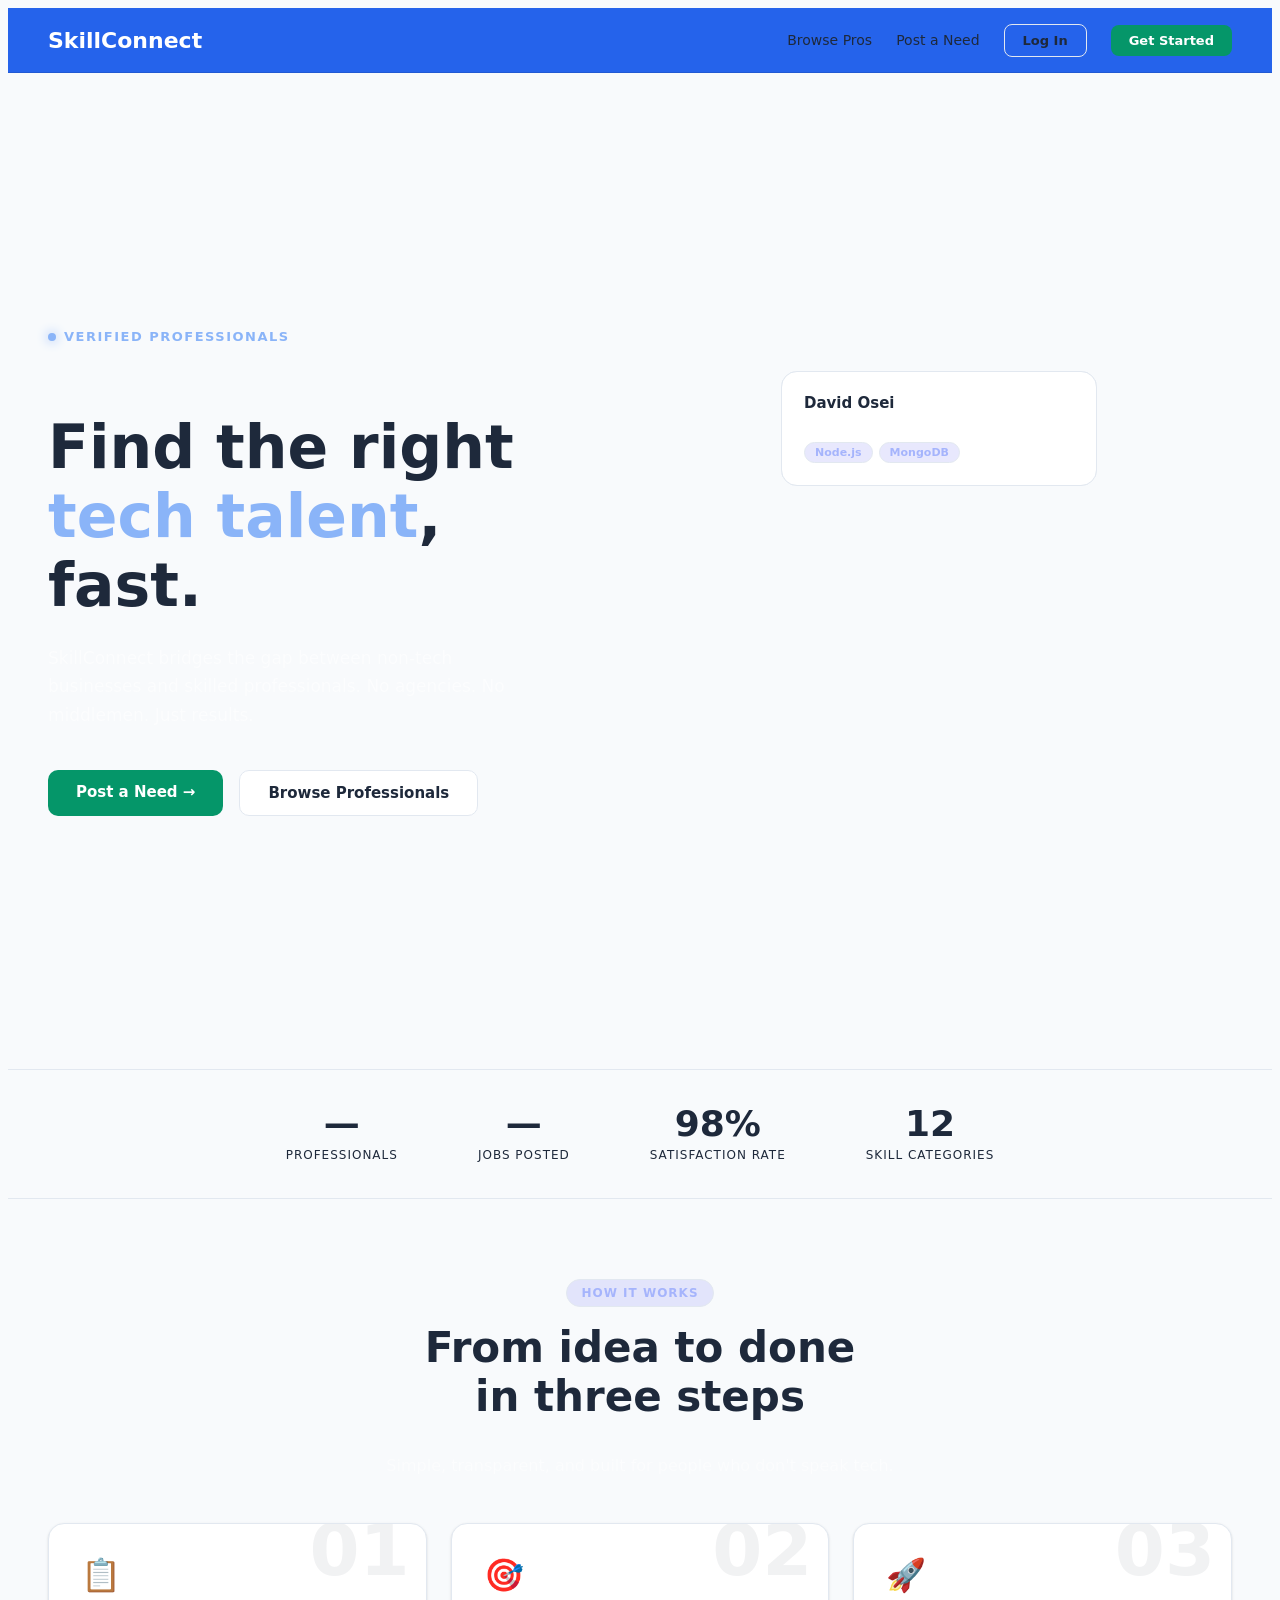
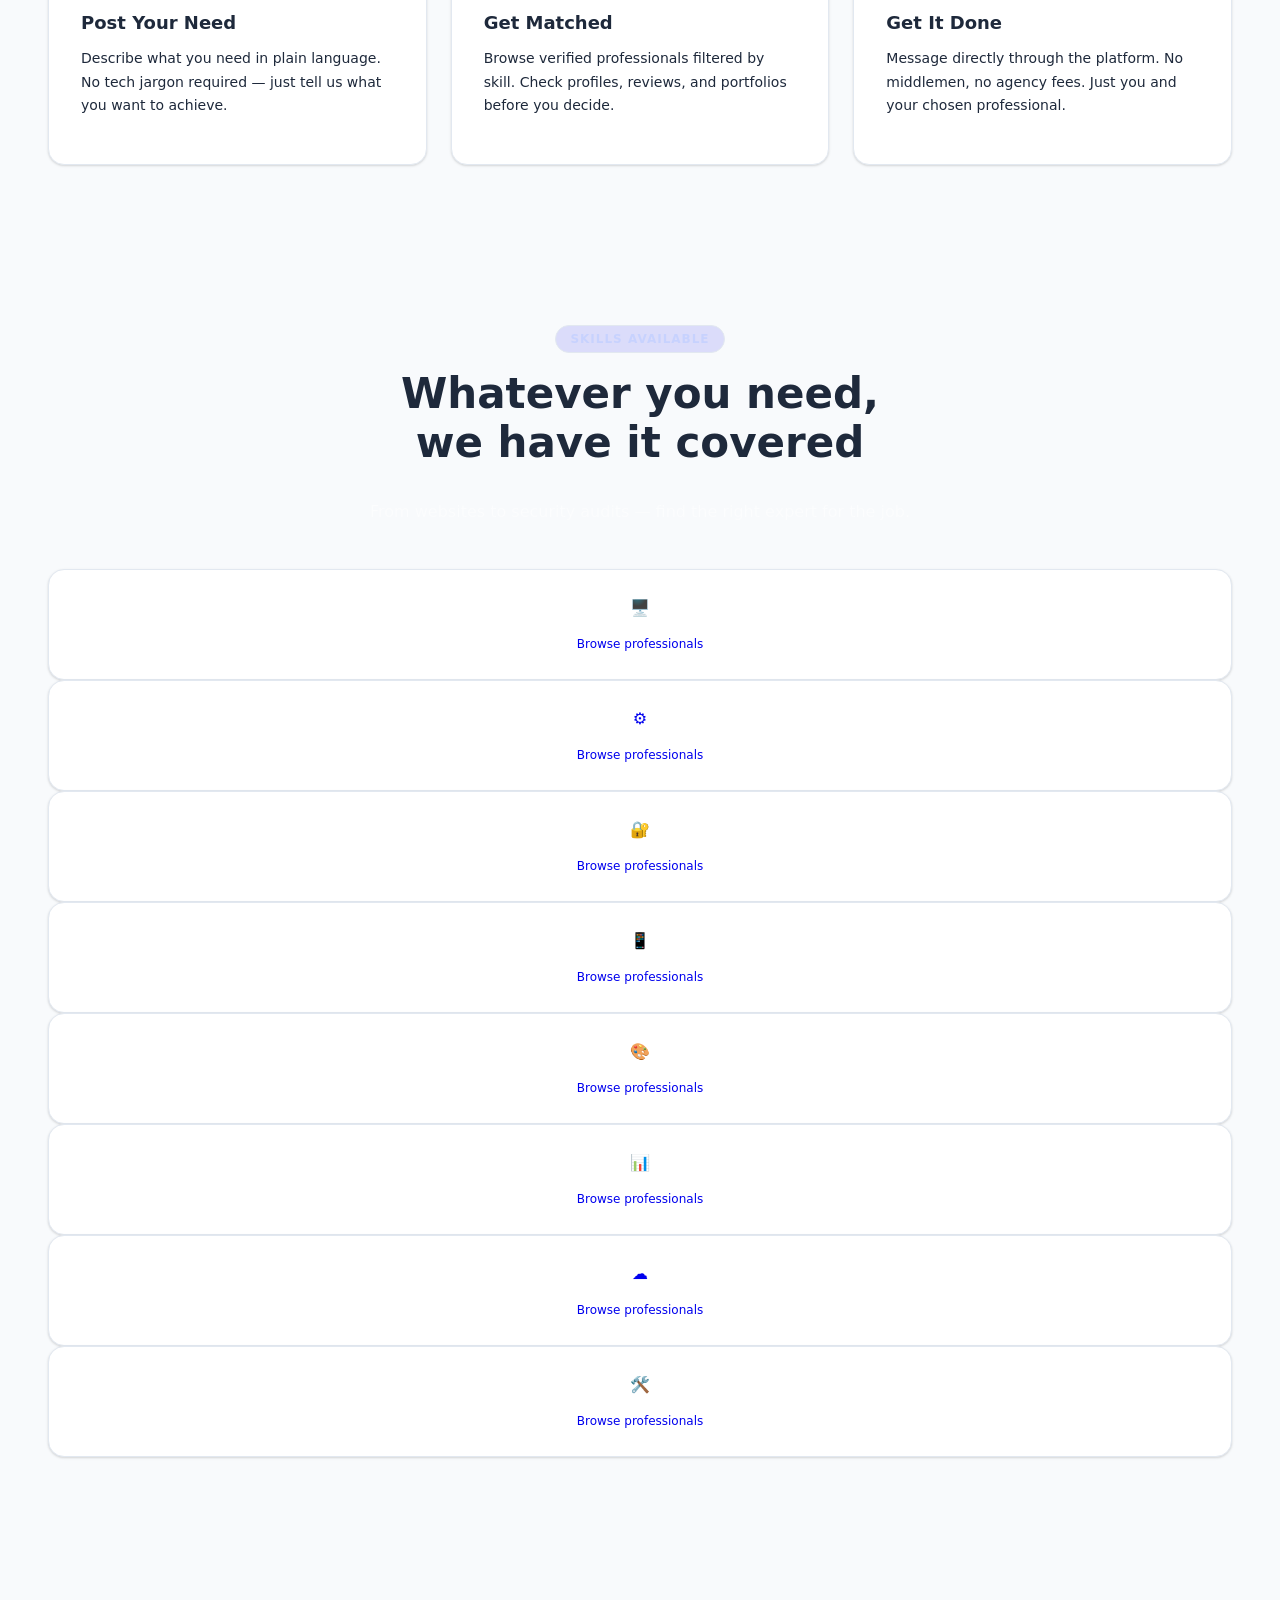
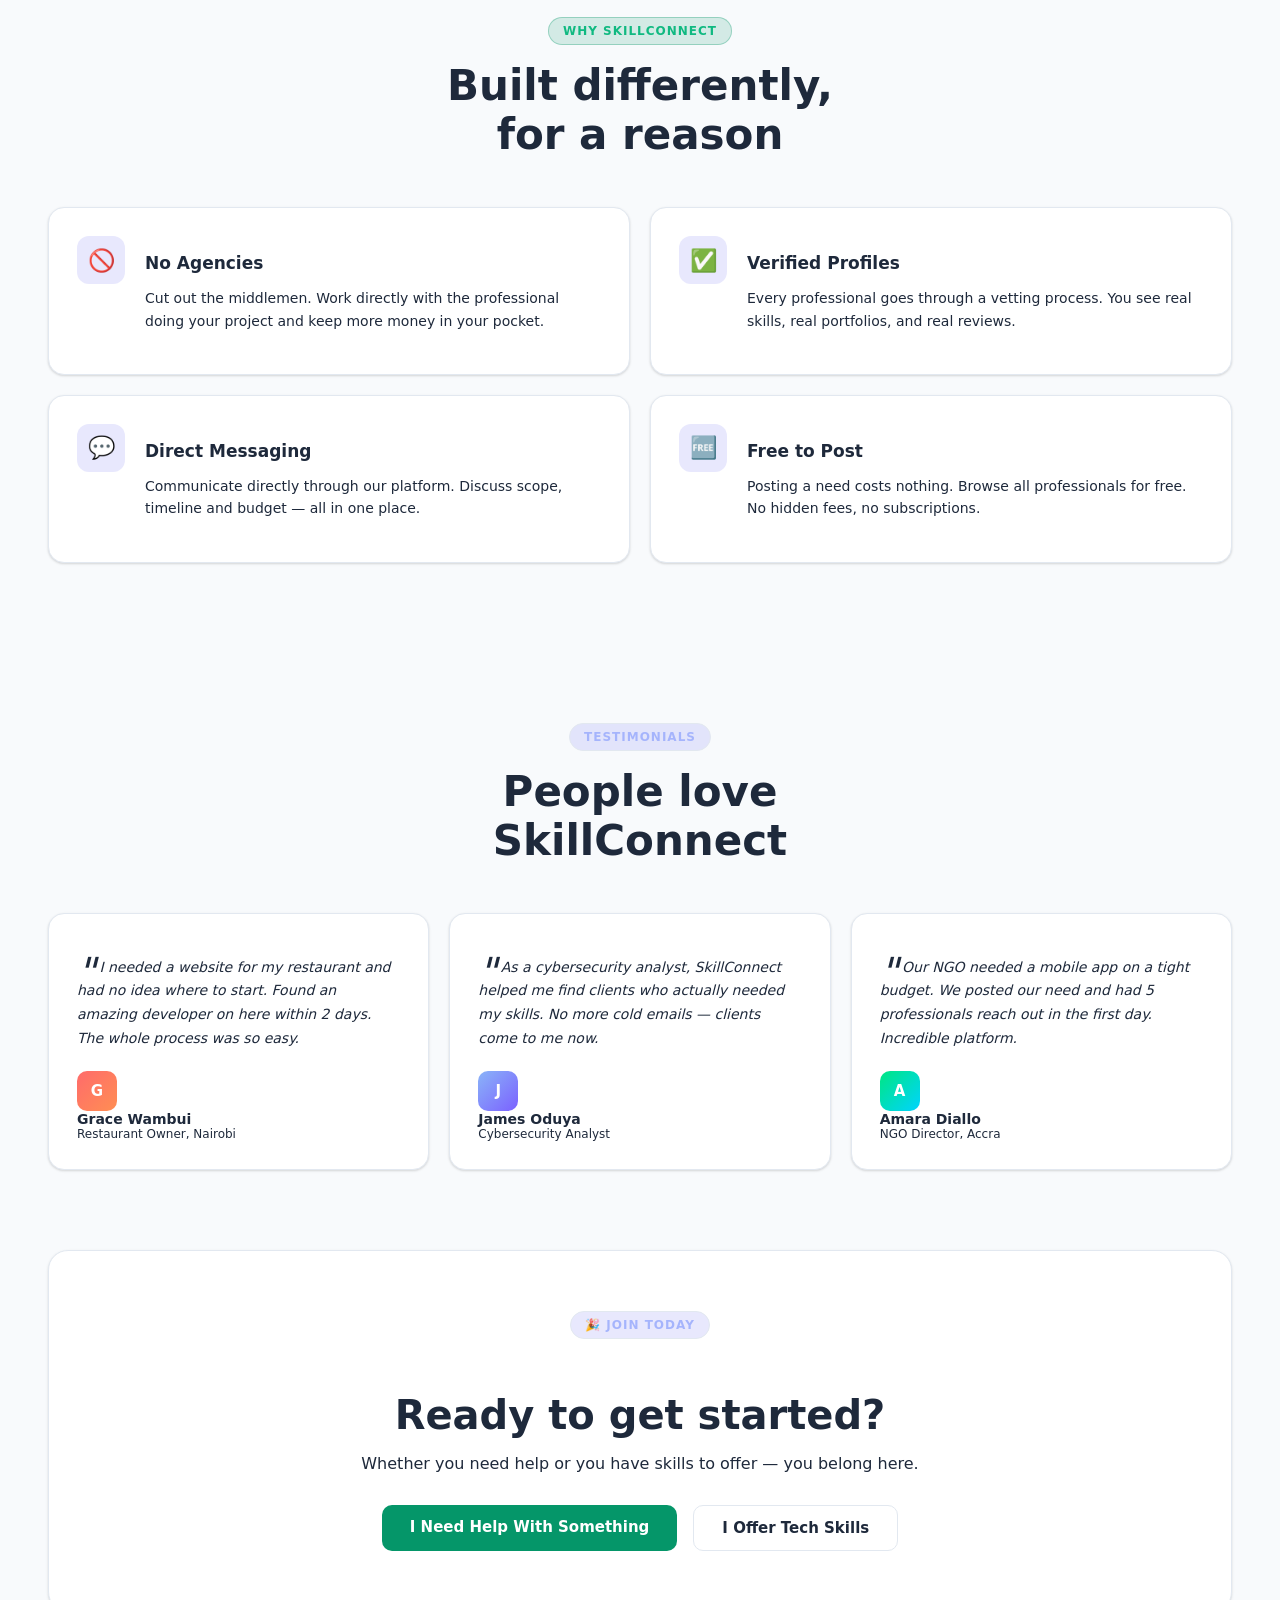
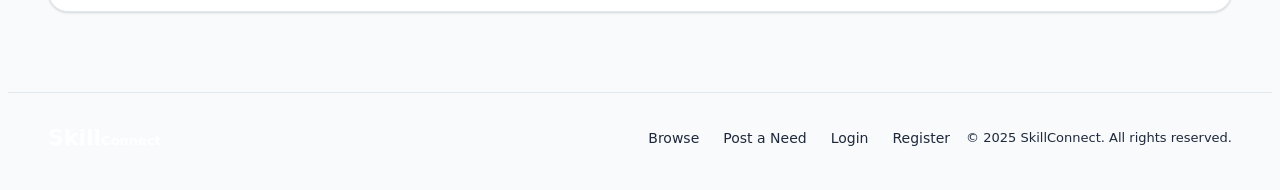
<file: index.html>
<!DOCTYPE html>
<html lang="en">
<head>
  <meta charset="UTF-8"/>
  <meta name="viewport" content="width=device-width, initial-scale=1.0"/>
  <title>SkillConnect — Find Tech Talent</title>
  <style>
    :root {
      --bg-main: #f8fafc;
      --bg-card: #ffffff;
      --bg-sidebar: #f1f5f9;
      --border: #e2e8f0;
      --primary-blue: #2563eb;
      --success-green: #059669;
      --text-main: #1e293b;
      --text-secondary: #64748b;
      --text-muted: #94a3b8;
      --shadow-sm: 0 1px 2px 0 rgba(0, 0, 0, 0.05);
      --shadow: 0 1px 3px 0 rgba(0, 0, 0, 0.1), 0 1px 2px 0 rgba(0, 0, 0, 0.06);
      --shadow-lg: 0 10px 15px -3px rgba(0, 0, 0, 0.1), 0 4px 6px -2px rgba(0, 0, 0, 0.05);
      --shadow-xl: 0 20px 25px -5px rgba(0, 0, 0, 0.1), 0 10px 10px -5px rgba(0, 0, 0, 0.04);
    }

    html, body {
      min-height: 100vh;
      background: var(--bg-main);
      font-family: "Inter", "Segoe UI", system-ui, sans-serif;
      color: var(--text-main);
    }

    nav {
      position: sticky; top: 0; z-index: 100;
      display: flex; align-items: center; gap: 24px;
      padding: 0 40px; height: 64px;
      background: var(--primary-blue);
      border-bottom: 1px solid rgba(0, 0, 0, 0.1);
    }
    .nav-logo { font-size: 22px; font-weight: 800; color: #fff; text-decoration: none; margin-right: auto; }
    .nav-logo span { color: var(--accent); }
    nav a { color: var(--text-dim); text-decoration: none; font-size: 14px; font-weight: 500; transition: color 0.2s; }
    nav a:hover { color: #fff; }
    .nav-btn { padding: 8px 18px; border-radius: 8px; font-weight: 600; font-size: 13px; text-decoration: none; transition: all 0.2s; }
    .nav-btn-outline { border: 1px solid var(--border); color: var(--text-dim); }
    .nav-btn-outline:hover { border-color: var(--accent); color: var(--accent); }
    .nav-btn-filled { background: var(--success-green); color: #fff; font-weight: 700; }
    .nav-btn-filled:hover { transform: translateY(-1px); box-shadow: 0 6px 16px rgba(99, 102, 241, 0.3); }
    .nav-avatar {
      width: 36px; height: 36px; border-radius: 8px;
      background: var(--accent);
      display: flex; align-items: center; justify-content: center;
      font-weight: 800; font-size: 13px; cursor: pointer; color: #fff;
    }

    /* PAGE WRAPPER */
    .page { position: relative; z-index: 1; }

    /* SECTION */
    section { max-width: 1200px; margin: 0 auto; padding: 80px 40px; }

    /* ── HERO ── */
    .hero {
      min-height: calc(100vh - 64px);
      display: flex; align-items: center;
      padding: 80px 40px;
      max-width: 1200px; margin: 0 auto;
      gap: 60px;
    }
    .hero-left { flex: 1; }
    .hero-right { flex: 1; display: flex; justify-content: center; }

    .hero-eyebrow { display: inline-flex; align-items: center; gap: 8px; margin-bottom: 28px; }
    .hero-eyebrow-dot {
      width: 8px; height: 8px; border-radius: 50%;
      background: #8ab4f8; box-shadow: 0 0 12px #8ab4f8;
      animation: pulse 2s infinite;
    }
    @keyframes pulse { 0%,100%{opacity:1;transform:scale(1)} 50%{opacity:0.5;transform:scale(1.3)} }
    .hero-eyebrow-text { font-size: 13px; font-weight: 600; color: #8ab4f8; text-transform: uppercase; letter-spacing: 1.5px; }

    .hero h1 { font-size: clamp(36px,5vw,60px); font-weight: 800; line-height: 1.15; margin-bottom: 24px; }
    .hero h1 em { font-style: normal; color: #8ab4f8; }
    .hero-sub { font-size: 17px; color: rgba(255,255,255,0.55); line-height: 1.7; max-width: 500px; margin-bottom: 40px; }
    .hero-ctas { display: flex; gap: 16px; flex-wrap: wrap; }

    .btn-primary {
      padding: 13px 28px; background: var(--success-green); color: #fff;
      border: none; border-radius: 10px; font-weight: 700; font-size: 15px;
      cursor: pointer; text-decoration: none; transition: all 0.2s;
    }
    .btn-primary:hover { transform: translateY(-2px); box-shadow: 0 8px 24px rgba(5, 150, 105, 0.3); }
    .btn-secondary {
      padding: 13px 28px;
      background: var(--bg-card);
      border: 1px solid var(--border);
      color: var(--text-main); border-radius: 10px; font-weight: 600; font-size: 15px;
      cursor: pointer; text-decoration: none; transition: all 0.2s;
    }
    .btn-secondary:hover { background: rgba(99, 102, 241, 0.1); border-color: var(--accent); }

    /* Hero card stack */
    .hero-card-stack { position: relative; width: 340px; height: 400px; }
    .hero-card {
      position: absolute; padding: 22px; border-radius: 16px; width: 270px;
      background: var(--bg-card); border: 1px solid var(--border);
    }
    @keyframes float1 { 0%,100%{transform:translateY(0)} 50%{transform:translateY(-10px)} }
    @keyframes float2 { 0%,100%{transform:translateY(0)} 50%{transform:translateY(10px)} }
    .hero-card-name { font-weight: 700; font-size: 15px; margin-bottom: 4px; }
    .hero-card-role { font-size: 12px; color: rgba(255,255,255,0.5); margin-bottom: 12px; }
    .hero-card-skills { display: flex; gap: 6px; flex-wrap: wrap; }
    .skill-tag { display: inline-block; padding: 3px 10px; border-radius: 50px; background: rgba(99, 102, 241, 0.15); color: #a5b4fc; font-size: 11px; font-weight: 600; border: 1px solid var(--border); }

    .stats-bar {
      border-top: 1px solid var(--border);
      border-bottom: 1px solid var(--border);
      padding: 36px 40px;
      display: flex; justify-content: center; gap: 80px; flex-wrap: wrap;
      background: var(--bg-main);
      position: relative; z-index: 1;
    }
    .stat-item { text-align: center; }
    .stat-num { font-size: 36px; font-weight: 800; color: var(--accent); line-height: 1; }
    .stat-label { font-size: 12px; color: var(--text-dim); margin-top: 6px; text-transform: uppercase; letter-spacing: 1px; }

    /* SECTION HEADER */
    .section-header { text-align: center; margin-bottom: 48px; }
    .section-header p { color: rgba(255,255,255,0.5); margin-top: 12px; font-size: 16px; }
    .section-header h2 { font-size: clamp(28px,4vw,42px); font-weight: 800; margin-top: 16px; }

    .badge {
      display: inline-flex; align-items: center; gap: 6px;
      padding: 6px 14px; border-radius: 50px; font-size: 12px; font-weight: 700;
      text-transform: uppercase; letter-spacing: 1px;
    }
    .badge-cyan { background: rgba(99, 102, 241, 0.15); color: #a5b4fc; border: 1px solid var(--border); }
    .badge-purple { background: rgba(99, 102, 241, 0.2); color: #c7d2fe; border: 1px solid var(--border); }
    .badge-green { background: rgba(5, 150, 105, 0.15); color: #10b981; border: 1px solid rgba(5, 150, 105, 0.3); }

    /* ── HOW IT WORKS ── */
    .how-grid { display: grid; grid-template-columns: repeat(3,1fr); gap: 24px; }
    .how-card {
      padding: 32px;
      background: var(--bg-card);
      border: 1px solid var(--border);
      border-radius: 16px; position: relative; overflow: hidden;
      transition: transform 0.3s, border-color 0.3s;
      box-shadow: var(--shadow);
    }
    .how-card:hover { transform: translateY(-6px); border-color: var(--accent); }
    .how-num { font-size: 72px; font-weight: 800; position: absolute; top: -10px; right: 16px; opacity: 0.06; line-height: 1; }
    .how-icon { font-size: 32px; margin-bottom: 16px; }
    .how-card h3 { font-size: 18px; font-weight: 700; margin-bottom: 10px; }
    .how-card p { color: var(--text-dim); font-size: 14px; line-height: 1.7; }

    .cat-card {
      padding: 28px 20px;
      background: var(--bg-card);
      border: 1px solid var(--border);
      border-radius: 16px; text-align: center;
      cursor: pointer; text-decoration: none;
      transition: all 0.3s; display: block;
      box-shadow: var(--shadow);
    }
    .cat-card:hover { background: rgba(99, 102, 241, 0.1); border-color: var(--accent); transform: translateY(-4px); }
    .cat-name { font-weight: 700; font-size: 14px; color: #fff; margin-bottom: 4px; }
    .cat-count { font-size: 12px; color: var(--text-dim); }

    /* ── WHY US ── */
    .why-grid { display: grid; grid-template-columns: repeat(2,1fr); gap: 20px; }
    .why-item {
      display: flex; gap: 20px; align-items: flex-start; padding: 28px;
      background: var(--bg-card);
      border: 1px solid var(--border);
      border-radius: 16px;
      box-shadow: var(--shadow);
    }
    .why-icon-wrap {
      width: 48px; height: 48px; border-radius: 12px;
      background: rgba(99, 102, 241, 0.15);
      display: flex; align-items: center; justify-content: center;
      font-size: 22px; flex-shrink: 0;
    }
    .why-item h3 { font-size: 17px; font-weight: 700; margin-bottom: 6px; }
    .why-item p { color: var(--text-dim); font-size: 14px; line-height: 1.6; }

    /* ── TESTIMONIALS ── */
    .testi-grid { display: grid; grid-template-columns: repeat(3,1fr); gap: 20px; }
    .testi-card {
      padding: 28px;
      background: var(--bg-card);
      border: 1px solid var(--border);
      border-radius: 16px;
      box-shadow: var(--shadow);
    }
    .testi-quote { font-size: 14px; color: var(--text-dim); line-height: 1.7; margin-bottom: 20px; font-style: italic; }
    .testi-quote::before { content: '"'; font-size: 40px; color: var(--accent); line-height: 0; vertical-align: -14px; margin-right: 4px; }
    .testi-av { width: 40px; height: 40px; border-radius: 10px; display: flex; align-items: center; justify-content: center; font-weight: 700; font-size: 15px; color: #fff; background: var(--accent); }
    .testi-name { font-weight: 700; font-size: 14px; }
    .testi-role { font-size: 12px; color: var(--text-dim); }

    /* ── CTA BANNER ── */
    .cta-banner {
      margin: 0 40px 80px;
      padding: 60px;
      border-radius: 20px;
      background: var(--bg-card);
      border: 1px solid var(--border);
      text-align: center;
      position: relative; z-index: 1;
      box-shadow: var(--shadow);
    }
    .cta-banner h2 { font-size: clamp(28px,4vw,40px); font-weight: 800; margin-bottom: 16px; }
    .cta-banner p { color: var(--text-dim); margin-bottom: 32px; font-size: 16px; }
    .cta-banner-btns { display: flex; justify-content: center; gap: 16px; flex-wrap: wrap; }

    /* FOOTER */
    footer {
      border-top: 1px solid var(--border);
      padding: 32px 40px;
      display: flex; align-items: center; justify-content: space-between;
      flex-wrap: wrap; gap: 16px;
      position: relative; z-index: 1;
    }
    .footer-links { display: flex; gap: 24px; }
    .footer-links a { color: var(--text-dim); text-decoration: none; font-size: 14px; transition: color 0.2s; }
    .footer-links a:hover { color: #fff; }
    footer span { font-size: 13px; color: var(--text-dim); }

    @keyframes fadeInUp { from{opacity:0;transform:translateY(24px)} to{opacity:1;transform:translateY(0)} }
    .fade-up   { animation: fadeInUp 0.6s ease both; }
    .fade-up-2 { animation: fadeInUp 0.6s 0.1s ease both; }
    .fade-up-3 { animation: fadeInUp 0.6s 0.2s ease both; }
    .fade-up-4 { animation: fadeInUp 0.6s 0.3s ease both; }
  </style>

  <!-- MOBILE RESPONSIVE STYLES -->
  <style>
    @media (max-width: 768px) {
      html, body { overflow-x: hidden; }
      nav { padding: 0 16px !important; height: 56px !important; gap: 12px !important; }
      .nav-logo { font-size: 17px !important; }
      nav a:not(.nav-logo):not(.nav-btn):not(.nav-avatar):not(#navDash):not(#navMessages):not(.active) { display: none !important; }
      .hamburger { display: flex !important; }
      .mobile-menu.open { display: flex !important; }
      .hero { flex-direction: column !important; padding: 40px 20px !important; gap: 32px !important; min-height: auto !important; text-align: center; }
      .hero-right { display: none !important; }
      .hero-ctas, .cta-banner-btns { justify-content: center !important; }
      .hero-eyebrow { justify-content: center; }
      .stats-bar { display: grid !important; grid-template-columns: repeat(2,1fr) !important; padding: 24px 20px !important; gap: 20px !important; }
      section { padding: 48px 20px !important; }
      .how-grid, .testi-grid, .why-grid { grid-template-columns: 1fr !important; gap: 14px !important; }
      .cat-grid { grid-template-columns: repeat(2,1fr) !important; gap: 12px !important; }
      .cta-banner { margin: 0 16px 48px !important; padding: 36px 20px !important; }
      .cta-banner-btns { flex-direction: column !important; align-items: center; }
      footer { flex-direction: column !important; text-align: center; gap: 12px !important; padding: 24px 20px !important; }
      .footer-links { flex-wrap: wrap; justify-content: center; }
    }
    @media (max-width: 900px) {
      .dash-layout, .admin-layout, .messages-layout { flex-direction: column !important; }
      .dash-nav, .dash-sidebar, .admin-sidebar { width: 100% !important; height: auto !important; position: relative !important; top: 0 !important; border-right: none !important; border-bottom: 1px solid rgba(255,255,255,0.08) !important; padding: 10px 12px !important; display: flex !important; flex-direction: row !important; flex-wrap: wrap !important; gap: 4px !important; overflow-x: auto !important; }
      .dash-user, .sidebar-user, .dash-nav-section, .dash-nav-label, .sidebar-label { display: none !important; }
      .dash-nav-item, .sidebar-item { flex: none !important; padding: 8px 12px !important; font-size: 12px !important; width: auto !important; }
      .dash-main, .admin-main { padding: 20px 16px 40px !important; }
      .stats-row, .stats-grid { grid-template-columns: repeat(2,1fr) !important; gap: 12px !important; }
      .two-col, .post-body { grid-template-columns: 1fr !important; gap: 16px !important; }
      .rec-grid, .pros-grid { grid-template-columns: repeat(2,1fr) !important; gap: 12px !important; }
      .dash-top { flex-direction: column !important; gap: 16px !important; align-items: flex-start !important; }
      .browse-body { flex-direction: column !important; padding: 0 20px 60px !important; }
      .sidebar { width: 100% !important; border-right: none !important; border-bottom: 1px solid rgba(255,255,255,0.08) !important; padding: 20px 0 !important; }
      .profile-layout { grid-template-columns: 1fr !important; }
      .contact-card { position: relative !important; top: 0 !important; }
      .profile-header { flex-wrap: wrap !important; margin-top: -30px !important; }
      .profile-body { padding: 0 20px 60px !important; }
      .tips-sidebar { position: relative !important; top: 0 !important; }
      .form-row, .contact-options { grid-template-columns: 1fr !important; gap: 0 !important; }
      .submit-area { flex-direction: column !important; }
      .charts-grid { grid-template-columns: 1fr !important; }
      .portfolio-grid { grid-template-columns: 1fr !important; }
    }
    @media (max-width: 600px) {
      .glass { padding: 28px 20px !important; }
      .register-box { padding: 28px 20px !important; }
      .pw-row { grid-template-columns: 1fr !important; }
      .pros-grid, .rec-grid { grid-template-columns: 1fr !important; }
      input, select, textarea { font-size: 16px !important; }
      .full-card, .glass-card { padding: 16px !important; }
      .post-form { padding: 20px 16px !important; }
      .search-input, .filter-select { width: 100% !important; }
      .filter-bar { flex-direction: column !important; gap: 8px !important; }
    }
    @media (max-width: 768px) {
      body.messages-page { overflow: auto !important; }
      .conv-sidebar { width: 100% !important; height: 220px !important; border-right: none !important; border-bottom: 1px solid rgba(255,255,255,0.08) !important; flex-shrink: 0 !important; }
      .chat-window { height: calc(100vh - 276px) !important; min-height: 380px !important; }
      .msg-bubble { max-width: 85% !important; }
    }
    .hamburger { display: none; flex-direction: column; gap: 5px; cursor: pointer; padding: 4px; background: none; border: none; }
    .hamburger span { display: block; width: 22px; height: 2px; background: rgba(255,255,255,0.8); border-radius: 2px; transition: all 0.3s; }
    .mobile-menu { display: none; position: fixed; top: 56px; left: 0; right: 0; background: rgba(15,32,39,0.97); backdrop-filter: blur(14px); border-bottom: 1px solid rgba(255,255,255,0.1); padding: 12px 16px; z-index: 99; flex-direction: column; gap: 4px; }
    .mobile-menu a { padding: 12px 16px; border-radius: 10px; color: rgba(255,255,255,0.7) !important; text-decoration: none; font-size: 15px; font-weight: 500; display: block !important; }
    .mobile-menu a:hover { background: rgba(255,255,255,0.07); color: #fff !important; }
    .mobile-menu .menu-divider { height: 1px; background: rgba(255,255,255,0.08); margin: 8px 0; }
    @media (max-width: 768px) { .hamburger { display: flex !important; } }
  </style>

</head>
<body>
  <div class="orb orb-1"></div>
  <div class="orb orb-2"></div>

  <!-- NAV -->
  <nav>
    <a href="index.html" class="nav-logo">Skill<span>Connect</span></a>
    <a href="browse.html">Browse Pros</a>
    <a href="post-need.html">Post a Need</a>
    <div class="nav-avatar" id="navAvatar" style="display:none;">?</div>
    <a href="dashboard.html" id="navDash" style="display:none;">Dashboard</a>
    <a href="login.html" class="nav-btn nav-btn-outline" id="navLogin">Log In</a>
    <a href="register.html" class="nav-btn nav-btn-filled" id="navRegister">Get Started</a>
  </nav>

  <div class="page">

    <!-- HERO -->
    <div class="hero">
      <div class="hero-left">
        <div class="hero-eyebrow fade-up">
          <span class="hero-eyebrow-dot"></span>
          <span class="hero-eyebrow-text" id="eyebrowText">Verified Professionals</span>
        </div>
        <h1 class="fade-up-2">Find the right<br><em>tech talent</em>,<br>fast.</h1>
        <p class="hero-sub fade-up-3">SkillConnect bridges the gap between non-tech businesses and skilled professionals. No agencies. No middlemen. Just results.</p>
        <div class="hero-ctas fade-up-4">
          <a href="post-need.html" class="btn-primary">Post a Need →</a>
          <a href="browse.html" class="btn-secondary">Browse Professionals</a>
        </div>
      </div>
      <div class="hero-right fade-up-3">
        <div class="hero-card-stack">
          <div class="hero-card hero-card-1">
            <div class="hero-card-name">Alex Mwangi</div>
            <div class="hero-card-role">Frontend Developer</div>
            <div class="hero-card-skills">
              <span class="skill-tag">React</span>
              <span class="skill-tag">CSS</span>
              <span class="skill-tag">Figma</span>
            </div>
          </div>
          <div class="hero-card hero-card-2">
            <div class="hero-card-name">Sara Kimani</div>
            <div class="hero-card-role">Cybersecurity Analyst</div>
            <div class="hero-card-skills">
              <span class="skill-tag">Pentest</span>
              <span class="skill-tag">SIEM</span>
            </div>
          </div>
          <div class="hero-card hero-card-3">
            <div class="hero-card-name">David Osei</div>
            <div class="hero-card-role">Backend Engineer</div>
            <div class="hero-card-skills">
              <span class="skill-tag">Node.js</span>
              <span class="skill-tag">MongoDB</span>
            </div>
          </div>
        </div>
      </div>
    </div>

    <!-- STATS -->
    <div class="stats-bar">
      <div class="stat-item"><div class="stat-num" id="statPros">—</div><div class="stat-label">Professionals</div></div>
      <div class="stat-item"><div class="stat-num" id="statPosts">—</div><div class="stat-label">Jobs Posted</div></div>
      <div class="stat-item"><div class="stat-num">98%</div><div class="stat-label">Satisfaction Rate</div></div>
      <div class="stat-item"><div class="stat-num">12</div><div class="stat-label">Skill Categories</div></div>
    </div>

    <!-- HOW IT WORKS -->
    <section>
      <div class="section-header">
        <span class="badge badge-cyan">How It Works</span>
        <h2>From idea to done<br>in three steps</h2>
        <p>Simple, transparent, and built for people who don't speak tech.</p>
      </div>
      <div class="how-grid">
        <div class="how-card fade-up">
          <div class="how-num">01</div>
          <div class="how-icon">📋</div>
          <h3>Post Your Need</h3>
          <p>Describe what you need in plain language. No tech jargon required — just tell us what you want to achieve.</p>
        </div>
        <div class="how-card fade-up-2">
          <div class="how-num">02</div>
          <div class="how-icon">🎯</div>
          <h3>Get Matched</h3>
          <p>Browse verified professionals filtered by skill. Check profiles, reviews, and portfolios before you decide.</p>
        </div>
        <div class="how-card fade-up-3">
          <div class="how-num">03</div>
          <div class="how-icon">🚀</div>
          <h3>Get It Done</h3>
          <p>Message directly through the platform. No middlemen, no agency fees. Just you and your chosen professional.</p>
        </div>
      </div>
    </section>

    <!-- CATEGORIES -->
    <section>
      <div class="section-header">
        <span class="badge badge-purple">Skills Available</span>
        <h2>Whatever you need,<br>we have it covered</h2>
        <p>From websites to security audits — find the right expert for the job.</p>
      </div>
      <div class="cat-grid">
        <a href="browse.html" class="cat-card"><div class="cat-icon">🖥️</div><div class="cat-name">Frontend Dev</div><div class="cat-count">Browse professionals</div></a>
        <a href="browse.html" class="cat-card"><div class="cat-icon">⚙️</div><div class="cat-name">Backend Dev</div><div class="cat-count">Browse professionals</div></a>
        <a href="browse.html" class="cat-card"><div class="cat-icon">🔐</div><div class="cat-name">Cybersecurity</div><div class="cat-count">Browse professionals</div></a>
        <a href="browse.html" class="cat-card"><div class="cat-icon">📱</div><div class="cat-name">Mobile Dev</div><div class="cat-count">Browse professionals</div></a>
        <a href="browse.html" class="cat-card"><div class="cat-icon">🎨</div><div class="cat-name">UI / UX Design</div><div class="cat-count">Browse professionals</div></a>
        <a href="browse.html" class="cat-card"><div class="cat-icon">📊</div><div class="cat-name">Data Analysis</div><div class="cat-count">Browse professionals</div></a>
        <a href="browse.html" class="cat-card"><div class="cat-icon">☁️</div><div class="cat-name">DevOps / Cloud</div><div class="cat-count">Browse professionals</div></a>
        <a href="browse.html" class="cat-card"><div class="cat-icon">🛠️</div><div class="cat-name">IT Support</div><div class="cat-count">Browse professionals</div></a>
      </div>
    </section>

    <!-- WHY US -->
    <section>
      <div class="section-header">
        <span class="badge badge-green">Why SkillConnect</span>
        <h2>Built differently,<br>for a reason</h2>
      </div>
      <div class="why-grid">
        <div class="why-item">
          <div class="why-icon-wrap">🚫</div>
          <div><h3>No Agencies</h3><p>Cut out the middlemen. Work directly with the professional doing your project and keep more money in your pocket.</p></div>
        </div>
        <div class="why-item">
          <div class="why-icon-wrap">✅</div>
          <div><h3>Verified Profiles</h3><p>Every professional goes through a vetting process. You see real skills, real portfolios, and real reviews.</p></div>
        </div>
        <div class="why-item">
          <div class="why-icon-wrap">💬</div>
          <div><h3>Direct Messaging</h3><p>Communicate directly through our platform. Discuss scope, timeline and budget — all in one place.</p></div>
        </div>
        <div class="why-item">
          <div class="why-icon-wrap">🆓</div>
          <div><h3>Free to Post</h3><p>Posting a need costs nothing. Browse all professionals for free. No hidden fees, no subscriptions.</p></div>
        </div>
      </div>
    </section>

    <!-- TESTIMONIALS -->
    <section>
      <div class="section-header">
        <span class="badge badge-cyan">Testimonials</span>
        <h2>People love<br>SkillConnect</h2>
      </div>
      <div class="testi-grid">
        <div class="testi-card">
          <p class="testi-quote">I needed a website for my restaurant and had no idea where to start. Found an amazing developer on here within 2 days. The whole process was so easy.</p>
          <div class="testi-author">
            <div class="testi-av" style="background:linear-gradient(135deg,#ff6b6b,#ff8e53)">G</div>
            <div><div class="testi-name">Grace Wambui</div><div class="testi-role">Restaurant Owner, Nairobi</div></div>
          </div>
        </div>
        <div class="testi-card">
          <p class="testi-quote">As a cybersecurity analyst, SkillConnect helped me find clients who actually needed my skills. No more cold emails — clients come to me now.</p>
          <div class="testi-author">
            <div class="testi-av" style="background:linear-gradient(135deg,#8ab4f8,#7b61ff)">J</div>
            <div><div class="testi-name">James Oduya</div><div class="testi-role">Cybersecurity Analyst</div></div>
          </div>
        </div>
        <div class="testi-card">
          <p class="testi-quote">Our NGO needed a mobile app on a tight budget. We posted our need and had 5 professionals reach out in the first day. Incredible platform.</p>
          <div class="testi-author">
            <div class="testi-av" style="background:linear-gradient(135deg,#00e682,#00d4ff)">A</div>
            <div><div class="testi-name">Amara Diallo</div><div class="testi-role">NGO Director, Accra</div></div>
          </div>
        </div>
      </div>
    </section>

    <!-- CTA BANNER -->
    <div class="cta-banner">
      <span class="badge badge-cyan" style="margin-bottom:20px;display:inline-flex;">🎉 Join today</span>
      <h2>Ready to get started?</h2>
      <p>Whether you need help or you have skills to offer — you belong here.</p>
      <div class="cta-banner-btns">
        <a href="register.html" class="btn-primary">I Need Help With Something</a>
        <a href="register.html" class="btn-secondary">I Offer Tech Skills</a>
      </div>
    </div>

    <footer>
      <a href="index.html" class="nav-logo">Skill<span>Connect</span></a>
      <div class="footer-links">
        <a href="browse.html">Browse</a>
        <a href="post-need.html">Post a Need</a>
        <a href="login.html">Login</a>
        <a href="register.html">Register</a>
      </div>
      <span>© 2025 SkillConnect. All rights reserved.</span>
    </footer>
  </div>

  <script>
    const API = 'https://skillconnect-backend-production.up.railway.app/api'

    window.addEventListener('DOMContentLoaded', () => {
      // Nav state based on login
      const user = JSON.parse(localStorage.getItem('user') || 'null')
      if (user) {
        const initials = user.name.split(' ').map(n=>n[0]).join('').toUpperCase().slice(0,2)
        document.getElementById('navAvatar').textContent = initials
        document.getElementById('navAvatar').style.display = 'flex'
        document.getElementById('navDash').style.display = 'inline'
        document.getElementById('navLogin').style.display = 'none'
        document.getElementById('navRegister').style.display = 'none'
      }

      loadStats()
    })

    async function loadStats() {
      try {
        const [prosRes, postsRes] = await Promise.all([
          fetch(`${API}/users`),
          fetch(`${API}/posts`)
        ])
        const pros = await prosRes.json()
        const posts = await postsRes.json()

        const proCount = Array.isArray(pros) ? pros.length : 0
        const postCount = Array.isArray(posts) ? posts.length : 0

        document.getElementById('statPros').textContent = proCount > 0 ? proCount + '+' : '0'
        document.getElementById('statPosts').textContent = postCount > 0 ? postCount + '+' : '0'
        document.getElementById('eyebrowText').textContent = `${proCount} Verified Professional${proCount !== 1 ? 's' : ''}`
      } catch {
        document.getElementById('statPros').textContent = '—'
        document.getElementById('statPosts').textContent = '—'
      }
    }
  </script>

  <!-- MOBILE HAMBURGER MENU -->
  <script>
    (function() {
      // Add hamburger button and mobile menu to nav
      window.addEventListener('DOMContentLoaded', function() {
        const nav = document.querySelector('nav');
        if (!nav) return;

        // Create hamburger
        const hamburger = document.createElement('button');
        hamburger.className = 'hamburger';
        hamburger.setAttribute('aria-label', 'Menu');
        hamburger.innerHTML = '<span></span><span></span><span></span>';
        nav.appendChild(hamburger);

        // Create mobile menu
        const mobileMenu = document.createElement('div');
        mobileMenu.className = 'mobile-menu';
        mobileMenu.id = 'mobileMenu';

        // Get nav links
        const links = nav.querySelectorAll('a:not(.nav-logo)');
        links.forEach(link => {
          const clone = link.cloneNode(true);
          mobileMenu.appendChild(clone);
        });

        // Add sign out if logged in
        const user = JSON.parse(localStorage.getItem('user') || 'null');
        if (user) {
          const divider = document.createElement('div');
          divider.className = 'menu-divider';
          mobileMenu.appendChild(divider);
          const signout = document.createElement('a');
          signout.href = '#';
          signout.textContent = '🚪 Sign Out';
          signout.style.color = '#ff8080';
          signout.addEventListener('click', function(e) {
            e.preventDefault();
            localStorage.clear();
            window.location.href = 'login.html';
          });
          mobileMenu.appendChild(signout);
        }

        document.body.appendChild(mobileMenu);

        hamburger.addEventListener('click', function() {
          mobileMenu.classList.toggle('open');
        });

        // Close on outside click
        document.addEventListener('click', function(e) {
          if (!nav.contains(e.target)) {
            mobileMenu.classList.remove('open');
          }
        });
      });
    })();
  </script>

</body>
</html>
</file>
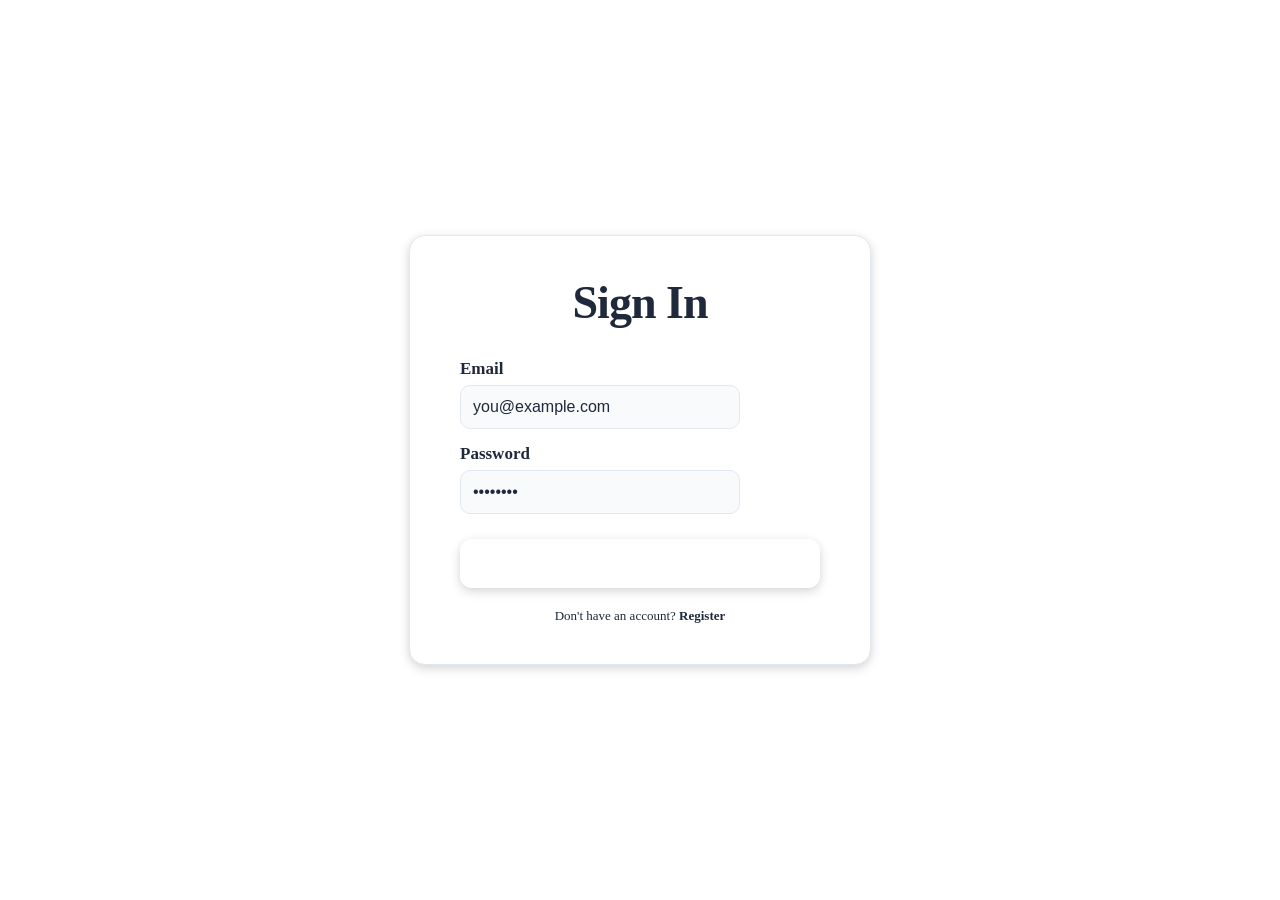
<file: admin.html>
<!DOCTYPE html>
<html lang="en">
<head>
  <meta charset="UTF-8"/>
  <meta name="viewport" content="width=device-width, initial-scale=1.0"/>
  <title>Admin — SkillConnect</title>
  <style>
    :root {
      --bg-main: #f8fafc;
      --bg-card: #ffffff;
      --bg-sidebar: #f1f5f9;
      --border: #e2e8f0;
      --primary-blue: #2563eb;
      --success-green: #059669;
      --text-main: #1e293b;
      --text-secondary: #64748b;
      --text-muted: #94a3b8;
      --shadow: 0 2px 8px rgba(0, 0, 0, 0.08), 0 4px 12px rgba(0, 0, 0, 0.1);
    }

    * { box-sizing: border-box; margin: 0; padding: 0; }

    html, body {
      min-height: 100vh;
      background: var(--bg-main);
      font-family: "Inter", "Segoe UI", system-ui, sans-serif;
      color: var(--text-main);
    }

    nav {
      position: sticky; top: 0; z-index: 100;
      display: flex; align-items: center; gap: 24px;
      padding: 0 32px; height: 60px;
      background: var(--primary-blue);
      border-bottom: 1px solid rgba(0, 0, 0, 0.1);
    }
    .nav-logo { font-size: 20px; font-weight: 800; color: #fff; text-decoration: none; margin-right: auto; }
    .nav-logo span { color: var(--accent); }
    .admin-badge {
      background: rgba(239, 68, 68, 0.15); border: 1px solid rgba(239, 68, 68, 0.3);
      color: #f87171; padding: 4px 12px; border-radius: 50px;
      font-size: 12px; font-weight: 700; text-transform: uppercase; letter-spacing: 1px;
    }
    .nav-avatar {
      width: 36px; height: 36px; border-radius: 8px;
      background: var(--success-green);
      display: flex; align-items: center; justify-content: center;
      font-weight: 800; font-size: 13px; color: #fff;
    }
    nav a { color: #fff; text-decoration: none; font-size: 14px; font-weight: 500; transition: color 0.2s; }
    nav a:hover { color: rgba(255,255,255,0.8); }

    /* LAYOUT */
    .admin-layout { display: flex; min-height: calc(100vh - 60px); }

    /* SIDEBAR */
    .admin-sidebar {
      width: 220px; flex-shrink: 0;
      background: rgba(255,255,255,0.05);
      backdrop-filter: blur(12px);
      border-right: 1px solid rgba(255,255,255,0.08);
      padding: 24px 10px;
      position: sticky; top: 60px;
      height: calc(100vh - 60px); overflow-y: auto;
    }
    .sidebar-label {
      font-size: 10px; text-transform: uppercase; letter-spacing: 1.5px;
      color: rgba(255,255,255,0.35); font-weight: 700;
      padding: 0 8px; margin: 14px 0 6px;
    }
    .sidebar-item {
      display: flex; align-items: center; gap: 10px;
      padding: 10px 12px; border-radius: 10px;
      color: rgba(255,255,255,0.6); font-size: 14px; font-weight: 500;
      cursor: pointer; transition: all 0.2s; margin-bottom: 2px;
      border: none; background: none; width: 100%; text-align: left;
      font-family: "Segoe UI", sans-serif;
    }
    .sidebar-item:hover { background: rgba(255,255,255,0.07); color: #fff; }
    .sidebar-item.active { background: rgba(138,180,248,0.12); color: #8ab4f8; font-weight: 600; }
    .sidebar-item .icon { font-size: 16px; width: 20px; text-align: center; }
    .sidebar-badge {
      margin-left: auto; background: #ff8080; color: #fff;
      font-size: 10px; font-weight: 800; padding: 2px 7px; border-radius: 50px;
    }
    .signout-btn { color: #ff8080 !important; }
    .signout-btn:hover { background: rgba(255,80,80,0.1) !important; }

    /* MAIN */
    .admin-main { flex: 1; padding: 32px 36px 60px; min-width: 0; }

    /* SECTIONS */
    .section { display: none; }
    .section.active { display: block; }

    /* PAGE HEADER */
    .page-header { margin-bottom: 28px; }
    .page-header h2 { font-size: 26px; font-weight: 800; margin-bottom: 4px; }
    .page-header p { color: rgba(255,255,255,0.5); font-size: 14px; }

    /* GLASS CARD */
    .glass-card {
      background: var(--bg-card);
      border: 1px solid var(--border);
      border-radius: 16px; padding: 24px;
      margin-bottom: 24px;
      box-shadow: var(--shadow);
    }

    /* STATS GRID */
    .stats-grid { display: grid; grid-template-columns: repeat(4,1fr); gap: 16px; margin-bottom: 28px; }
    .stat-card {
      padding: 20px; border-radius: 16px;
      background: var(--bg-card);
      border: 1px solid var(--border);
      transition: transform 0.2s;
      box-shadow: var(--shadow);
    }
    .stat-card:hover { transform: translateY(-2px); }
    .stat-icon { font-size: 24px; margin-bottom: 10px; }
    .stat-val { font-size: 32px; font-weight: 800; line-height: 1; margin-bottom: 4px; }
    .stat-label { font-size: 11px; color: var(--text-dim); text-transform: uppercase; letter-spacing: 0.5px; }
    .stat-sub { font-size: 12px; color: var(--success-green); margin-top: 6px; font-weight: 600; }

    /* SECTION HEADER */
    .section-hd { display: flex; justify-content: space-between; align-items: center; margin-bottom: 16px; }
    .section-hd h3 { font-size: 17px; font-weight: 700; }

    /* TABLE */
    .data-table { width: 100%; border-collapse: collapse; }
    .data-table th {
      font-size: 11px; text-transform: uppercase; letter-spacing: 1px;
      color: var(--text-dim); padding: 10px 14px; text-align: left;
      border-bottom: 1px solid var(--border); font-weight: 600;
    }
    .data-table td {
      padding: 12px 14px; font-size: 13px;
      border-bottom: 1px solid var(--border); vertical-align: middle;
    }
    .data-table tr:hover td { background: rgba(99, 102, 241, 0.05); }

    /* PILLS */
    .pill { padding: 3px 10px; border-radius: 50px; font-size: 10px; font-weight: 700; text-transform: uppercase; }
    .pill-green { background: rgba(16, 185, 129, 0.15); color: #6ee7b7; }
    .pill-yellow { background: rgba(251, 146, 60, 0.15); color: #fb923c; }
    .pill-red { background: rgba(239, 68, 68, 0.15); color: #f87171; }
    .pill-blue { background: rgba(99, 102, 241, 0.15); color: #a5b4fc; }
    .pill-purple { background: rgba(168, 85, 247, 0.15); color: #d8b4fe; }

    /* ACTION BUTTONS */
    .action-btn {
      padding: 5px 12px; border-radius: 6px; font-size: 12px; font-weight: 600;
      cursor: pointer; border: none; font-family: "Inter", "Segoe UI", system-ui, sans-serif;
      transition: all 0.2s; margin-right: 4px;
    }
    .btn-approve { background: rgba(16, 185, 129, 0.15); color: #6ee7b7; border: 1px solid rgba(16, 185, 129, 0.3); }
    .btn-approve:hover { background: rgba(16, 185, 129, 0.25); }
    .btn-reject { background: rgba(251, 146, 60, 0.15); color: #fb923c; border: 1px solid rgba(251, 146, 60, 0.3); }
    .btn-reject:hover { background: rgba(251, 146, 60, 0.25); }
    .btn-delete { background: rgba(239, 68, 68, 0.15); color: #f87171; border: 1px solid rgba(239, 68, 68, 0.3); }
    .btn-delete:hover { background: rgba(255,80,80,0.25); }
    .btn-close { background: rgba(255,255,255,0.08); color: rgba(255,255,255,0.6); border: 1px solid rgba(255,255,255,0.15); }
    .btn-close:hover { background: rgba(255,255,255,0.12); }
    .btn-flag { background: rgba(255,150,50,0.15); color: #ff9632; border: 1px solid rgba(255,150,50,0.3); }
    .btn-flag:hover { background: rgba(255,150,50,0.25); }
    .btn-view { background: rgba(138,180,248,0.12); color: #8ab4f8; border: 1px solid rgba(138,180,248,0.25); }
    .btn-view:hover { background: rgba(138,180,248,0.2); }

    /* SEARCH/FILTER BAR */
    .filter-bar { display: flex; gap: 12px; margin-bottom: 18px; align-items: center; flex-wrap: wrap; }
    .search-input {
      padding: 9px 14px; background: rgba(0,0,0,0.3);
      border: 1px solid rgba(255,255,255,0.15); border-radius: 10px;
      color: #fff; font-size: 13px; outline: none; transition: border-color 0.25s;
      font-family: "Segoe UI", sans-serif; flex: 1; min-width: 200px;
    }
    .search-input::placeholder { color: rgba(255,255,255,0.3); }
    .search-input:focus { border-color: #8ab4f8; }
    .filter-select {
      padding: 9px 14px; background: rgba(0,0,0,0.3);
      border: 1px solid rgba(255,255,255,0.15); border-radius: 10px;
      color: #fff; font-size: 13px; outline: none; cursor: pointer;
      font-family: "Segoe UI", sans-serif;
    }
    .filter-select option { background: #1a2a35; }

    /* ANALYTICS CHARTS */
    .charts-grid { display: grid; grid-template-columns: 1fr 1fr; gap: 20px; margin-bottom: 24px; }
    .chart-card {
      background: rgba(255,255,255,0.08);
      backdrop-filter: blur(12px);
      border: 1px solid rgba(255,255,255,0.15);
      border-radius: 16px; padding: 22px;
    }
    .chart-title { font-size: 14px; font-weight: 700; margin-bottom: 16px; color: rgba(255,255,255,0.8); }
    .bar-chart { display: flex; flex-direction: column; gap: 10px; }
    .bar-row { display: flex; align-items: center; gap: 12px; }
    .bar-label { font-size: 12px; color: rgba(255,255,255,0.5); width: 100px; flex-shrink: 0; text-align: right; }
    .bar-track { flex: 1; height: 8px; background: rgba(255,255,255,0.06); border-radius: 4px; }
    .bar-fill { height: 100%; border-radius: 4px; transition: width 0.8s ease; }
    .bar-val { font-size: 12px; color: rgba(255,255,255,0.6); width: 30px; text-align: right; }

    .donut-wrap { display: flex; align-items: center; gap: 24px; }
    .donut-legend { display: flex; flex-direction: column; gap: 8px; }
    .legend-item { display: flex; align-items: center; gap: 8px; font-size: 13px; color: rgba(255,255,255,0.7); }
    .legend-dot { width: 10px; height: 10px; border-radius: 50%; }

    /* MODAL */
    .modal-overlay {
      display: none; position: fixed; inset: 0; z-index: 200;
      background: rgba(0,0,0,0.6); backdrop-filter: blur(4px);
      align-items: center; justify-content: center;
    }
    .modal-overlay.open { display: flex; }
    .modal {
      background: rgba(15,32,39,0.95); border: 1px solid rgba(255,255,255,0.15);
      border-radius: 16px; padding: 32px; width: 480px; max-width: 90vw;
    }
    .modal h3 { font-size: 18px; font-weight: 700; margin-bottom: 8px; }
    .modal p { color: rgba(255,255,255,0.6); font-size: 14px; margin-bottom: 24px; line-height: 1.6; }
    .modal-actions { display: flex; gap: 12px; justify-content: flex-end; }
    .btn-cancel { padding: 10px 20px; background: rgba(255,255,255,0.08); border: 1px solid rgba(255,255,255,0.15); border-radius: 8px; color: rgba(255,255,255,0.7); font-size: 14px; font-weight: 600; cursor: pointer; font-family: "Segoe UI", sans-serif; }
    .btn-confirm { padding: 10px 20px; background: #ff8080; border: none; border-radius: 8px; color: #fff; font-size: 14px; font-weight: 700; cursor: pointer; font-family: "Segoe UI", sans-serif; }
    .btn-confirm:hover { background: #ff6060; }

    /* TOAST */
    .toast {
      position: fixed; bottom: 32px; right: 32px; z-index: 300;
      background: rgba(15,32,39,0.95); border: 1px solid rgba(255,255,255,0.15);
      border-radius: 12px; padding: 14px 20px; font-size: 14px; font-weight: 600;
      display: none; animation: slideUp 0.3s ease;
    }
    .toast.show { display: block; }
    .toast.success { border-color: rgba(0,230,130,0.4); color: #00e682; }
    .toast.error { border-color: rgba(255,80,80,0.4); color: #ff8080; }
    @keyframes slideUp { from{opacity:0;transform:translateY(10px)} to{opacity:1;transform:translateY(0)} }

    .empty { text-align: center; padding: 40px; color: rgba(255,255,255,0.35); font-size: 14px; }
    .loading { text-align: center; padding: 30px; color: rgba(255,255,255,0.4); font-size: 13px; }

    @keyframes fadeInUp { from{opacity:0;transform:translateY(16px)} to{opacity:1;transform:translateY(0)} }
    .fade-up { animation: fadeInUp 0.4s ease both; }
  </style>

  <!-- MOBILE RESPONSIVE STYLES -->
  <style>
    @media (max-width: 768px) {
      html, body { overflow-x: hidden; }
      nav { padding: 0 16px !important; height: 56px !important; gap: 12px !important; }
      .nav-logo { font-size: 17px !important; }
      nav a:not(.nav-logo):not(.nav-btn):not(.nav-avatar):not(#navDash):not(#navMessages):not(.active) { display: none !important; }
      .hamburger { display: flex !important; }
      .mobile-menu.open { display: flex !important; }
      .hero { flex-direction: column !important; padding: 40px 20px !important; gap: 32px !important; min-height: auto !important; text-align: center; }
      .hero-right { display: none !important; }
      .hero-ctas, .cta-banner-btns { justify-content: center !important; }
      .hero-eyebrow { justify-content: center; }
      .stats-bar { display: grid !important; grid-template-columns: repeat(2,1fr) !important; padding: 24px 20px !important; gap: 20px !important; }
      section { padding: 48px 20px !important; }
      .how-grid, .testi-grid, .why-grid { grid-template-columns: 1fr !important; gap: 14px !important; }
      .cat-grid { grid-template-columns: repeat(2,1fr) !important; gap: 12px !important; }
      .cta-banner { margin: 0 16px 48px !important; padding: 36px 20px !important; }
      .cta-banner-btns { flex-direction: column !important; align-items: center; }
      footer { flex-direction: column !important; text-align: center; gap: 12px !important; padding: 24px 20px !important; }
      .footer-links { flex-wrap: wrap; justify-content: center; }
    }
    @media (max-width: 900px) {
      .dash-layout, .admin-layout, .messages-layout { flex-direction: column !important; }
      .dash-nav, .dash-sidebar, .admin-sidebar { width: 100% !important; height: auto !important; position: relative !important; top: 0 !important; border-right: none !important; border-bottom: 1px solid rgba(255,255,255,0.08) !important; padding: 10px 12px !important; display: flex !important; flex-direction: row !important; flex-wrap: wrap !important; gap: 4px !important; overflow-x: auto !important; }
      .dash-user, .sidebar-user, .dash-nav-section, .dash-nav-label, .sidebar-label { display: none !important; }
      .dash-nav-item, .sidebar-item { flex: none !important; padding: 8px 12px !important; font-size: 12px !important; width: auto !important; }
      .dash-main, .admin-main { padding: 20px 16px 40px !important; }
      .stats-row, .stats-grid { grid-template-columns: repeat(2,1fr) !important; gap: 12px !important; }
      .two-col, .post-body { grid-template-columns: 1fr !important; gap: 16px !important; }
      .rec-grid, .pros-grid { grid-template-columns: repeat(2,1fr) !important; gap: 12px !important; }
      .dash-top { flex-direction: column !important; gap: 16px !important; align-items: flex-start !important; }
      .browse-body { flex-direction: column !important; padding: 0 20px 60px !important; }
      .sidebar { width: 100% !important; border-right: none !important; border-bottom: 1px solid rgba(255,255,255,0.08) !important; padding: 20px 0 !important; }
      .profile-layout { grid-template-columns: 1fr !important; }
      .contact-card { position: relative !important; top: 0 !important; }
      .profile-header { flex-wrap: wrap !important; margin-top: -30px !important; }
      .profile-body { padding: 0 20px 60px !important; }
      .tips-sidebar { position: relative !important; top: 0 !important; }
      .form-row, .contact-options { grid-template-columns: 1fr !important; gap: 0 !important; }
      .submit-area { flex-direction: column !important; }
      .charts-grid { grid-template-columns: 1fr !important; }
      .portfolio-grid { grid-template-columns: 1fr !important; }
    }
    @media (max-width: 600px) {
      .glass { padding: 28px 20px !important; }
      .register-box { padding: 28px 20px !important; }
      .pw-row { grid-template-columns: 1fr !important; }
      .pros-grid, .rec-grid { grid-template-columns: 1fr !important; }
      input, select, textarea { font-size: 16px !important; }
      .full-card, .glass-card { padding: 16px !important; }
      .post-form { padding: 20px 16px !important; }
      .search-input, .filter-select { width: 100% !important; }
      .filter-bar { flex-direction: column !important; gap: 8px !important; }
    }
    @media (max-width: 768px) {
      body.messages-page { overflow: auto !important; }
      .conv-sidebar { width: 100% !important; height: 220px !important; border-right: none !important; border-bottom: 1px solid rgba(255,255,255,0.08) !important; flex-shrink: 0 !important; }
      .chat-window { height: calc(100vh - 276px) !important; min-height: 380px !important; }
      .msg-bubble { max-width: 85% !important; }
    }
    .hamburger { display: none; flex-direction: column; gap: 5px; cursor: pointer; padding: 4px; background: none; border: none; }
    .hamburger span { display: block; width: 22px; height: 2px; background: rgba(255,255,255,0.8); border-radius: 2px; transition: all 0.3s; }
    .mobile-menu { display: none; position: fixed; top: 56px; left: 0; right: 0; background: rgba(15,32,39,0.97); backdrop-filter: blur(14px); border-bottom: 1px solid rgba(255,255,255,0.1); padding: 12px 16px; z-index: 99; flex-direction: column; gap: 4px; }
    .mobile-menu a { padding: 12px 16px; border-radius: 10px; color: rgba(255,255,255,0.7) !important; text-decoration: none; font-size: 15px; font-weight: 500; display: block !important; }
    .mobile-menu a:hover { background: rgba(255,255,255,0.07); color: #fff !important; }
    .mobile-menu .menu-divider { height: 1px; background: rgba(255,255,255,0.08); margin: 8px 0; }
    @media (max-width: 768px) { .hamburger { display: flex !important; } }
  </style>

</head>
<body>

  <nav>
    <a href="index.html" class="nav-logo">Skill<span>Connect</span></a>
    <span class="admin-badge">🛡️ Admin</span>
    <a href="dashboard.html">User Dashboard</a>
    <div class="nav-avatar" id="navAvatar">JO</div>
  </nav>

  <div class="admin-layout">

    <!-- SIDEBAR -->
    <div class="admin-sidebar">
      <div class="sidebar-label">Overview</div>
      <button class="sidebar-item active" onclick="showSection('analytics', this)">
        <span class="icon">📊</span> Analytics
      </button>

      <div class="sidebar-label">Management</div>
      <button class="sidebar-item" onclick="showSection('users', this)">
        <span class="icon">👥</span> Users
        <span class="sidebar-badge" id="pendingBadge" style="display:none">0</span>
      </button>
      <button class="sidebar-item" onclick="showSection('professionals', this)">
        <span class="icon">💼</span> Professionals
      </button>
      <button class="sidebar-item" onclick="showSection('posts', this)">
        <span class="icon">📋</span> Posts
      </button>
      <button class="sidebar-item" onclick="showSection('messages', this)">
        <span class="icon">💬</span> Messages
      </button>

      <div class="sidebar-label">Actions</div>
      <button class="sidebar-item" onclick="showSection('flagged', this)">
        <span class="icon">🚩</span> Flagged Content
      </button>

      <div class="sidebar-label" style="margin-top:16px;"></div>
      <button class="sidebar-item signout-btn" onclick="signOut()">
        <span class="icon">🚪</span> Sign Out
      </button>
    </div>

    <!-- MAIN -->
    <div class="admin-main">

      <!-- ANALYTICS -->
      <div class="section active fade-up" id="section-analytics">
        <div class="page-header">
          <h2>Platform Analytics</h2>
          <p id="analyticsDate">Loading platform overview...</p>
        </div>

        <div class="stats-grid" id="statsGrid">
          <div class="stat-card"><div class="stat-icon">👥</div><div class="stat-val" id="totalUsers">—</div><div class="stat-label">Total Users</div><div class="stat-sub" id="usersSub">Loading...</div></div>
          <div class="stat-card"><div class="stat-icon">💼</div><div class="stat-val" id="totalPros">—</div><div class="stat-label">Professionals</div><div class="stat-sub" id="prosSub">Loading...</div></div>
          <div class="stat-card"><div class="stat-icon">📋</div><div class="stat-val" id="totalPosts">—</div><div class="stat-label">Total Posts</div><div class="stat-sub" id="postsSub">Loading...</div></div>
          <div class="stat-card"><div class="stat-icon">⏳</div><div class="stat-val" id="pendingApprovals">—</div><div class="stat-label">Pending Approvals</div><div class="stat-sub" style="color:#ffc940;">Professionals awaiting review</div></div>
        </div>

        <div class="charts-grid">
          <div class="chart-card">
            <div class="chart-title">👥 Users by Role</div>
            <div class="bar-chart" id="roleChart"><div class="loading">Loading...</div></div>
          </div>
          <div class="chart-card">
            <div class="chart-title">📋 Posts by Status</div>
            <div class="bar-chart" id="statusChart"><div class="loading">Loading...</div></div>
          </div>
        </div>

        <div class="glass-card">
          <div class="section-hd"><h3>🔥 Recent Activity</h3></div>
          <div id="recentActivity"><div class="loading">Loading activity...</div></div>
        </div>
      </div>

      <!-- USERS -->
      <div class="section" id="section-users">
        <div class="page-header">
          <h2>All Users</h2>
          <p>Manage all registered users on the platform</p>
        </div>
        <div class="glass-card">
          <div class="filter-bar">
            <input type="text" class="search-input" placeholder="Search by name or email..." id="userSearch" oninput="filterUsers()"/>
            <select class="filter-select" id="userRoleFilter" onchange="filterUsers()">
              <option value="all">All Roles</option>
              <option value="client">Clients</option>
              <option value="professional">Professionals</option>
            </select>
            <select class="filter-select" id="userStatusFilter" onchange="filterUsers()">
              <option value="all">All Status</option>
              <option value="approved">Approved</option>
              <option value="pending">Pending</option>
            </select>
          </div>
          <table class="data-table">
            <thead><tr><th>ID</th><th>Name</th><th>Email</th><th>Role</th><th>Status</th><th>Actions</th></tr></thead>
            <tbody id="usersTableBody"><tr><td colspan="6" class="loading">Loading users...</td></tr></tbody>
          </table>
        </div>
      </div>

      <!-- PROFESSIONALS -->
      <div class="section" id="section-professionals">
        <div class="page-header">
          <h2>Professionals</h2>
          <p>Approve or reject professional accounts</p>
        </div>

        <div class="glass-card" style="border-color:rgba(255,200,64,0.3);">
          <div class="section-hd"><h3>⏳ Pending Approval</h3></div>
          <table class="data-table">
            <thead><tr><th>Name</th><th>Email</th><th>Skills</th><th>Bio</th><th>Actions</th></tr></thead>
            <tbody id="pendingTableBody"><tr><td colspan="5" class="loading">Loading...</td></tr></tbody>
          </table>
        </div>

        <div class="glass-card">
          <div class="section-hd"><h3>✅ Approved Professionals</h3></div>
          <table class="data-table">
            <thead><tr><th>Name</th><th>Email</th><th>Skills</th><th>Portfolio</th><th>Actions</th></tr></thead>
            <tbody id="approvedTableBody"><tr><td colspan="5" class="loading">Loading...</td></tr></tbody>
          </table>
        </div>
      </div>

      <!-- POSTS -->
      <div class="section" id="section-posts">
        <div class="page-header">
          <h2>All Posts</h2>
          <p>View, close, flag or delete any post on the platform</p>
        </div>
        <div class="glass-card">
          <div class="filter-bar">
            <input type="text" class="search-input" placeholder="Search posts..." id="postSearch" oninput="filterPosts()"/>
            <select class="filter-select" id="postStatusFilter" onchange="filterPosts()">
              <option value="all">All Status</option>
              <option value="open">Open</option>
              <option value="closed">Closed</option>
            </select>
          </div>
          <table class="data-table">
            <thead><tr><th>ID</th><th>Title</th><th>Posted By</th><th>Skill</th><th>Budget</th><th>Status</th><th>Actions</th></tr></thead>
            <tbody id="postsTableBody"><tr><td colspan="7" class="loading">Loading posts...</td></tr></tbody>
          </table>
        </div>
      </div>

      <!-- MESSAGES -->
      <div class="section" id="section-messages">
        <div class="page-header">
          <h2>Platform Messages</h2>
          <p>Overview of messaging activity on the platform</p>
        </div>
        <div class="glass-card">
          <div class="empty">
            <div style="font-size:48px;margin-bottom:16px;">💬</div>
            <div style="font-size:16px;font-weight:700;color:rgba(255,255,255,0.6);margin-bottom:8px;">Message Overview</div>
            <div style="font-size:13px;">Individual messages are private between users.<br>You can see conversation counts and flag reports here.</div>
          </div>
        </div>
        <div class="glass-card">
          <div class="section-hd"><h3>📊 Messaging Stats</h3></div>
          <div id="messageStats"><div class="loading">Loading stats...</div></div>
        </div>
      </div>

      <!-- FLAGGED -->
      <div class="section" id="section-flagged">
        <div class="page-header">
          <h2>Flagged Content</h2>
          <p>Posts and users that have been flagged for review</p>
        </div>
        <div class="glass-card" id="flaggedContent">
          <div class="empty">
            <div style="font-size:48px;margin-bottom:16px;">🚩</div>
            <div style="font-size:16px;font-weight:700;color:rgba(255,255,255,0.6);margin-bottom:8px;">No Flagged Content</div>
            <div style="font-size:13px;">Content that is flagged from the posts section will appear here.</div>
          </div>
        </div>
      </div>

    </div>
  </div>

  <!-- CONFIRM MODAL -->
  <div class="modal-overlay" id="modalOverlay">
    <div class="modal">
      <h3 id="modalTitle">Confirm Action</h3>
      <p id="modalMsg">Are you sure?</p>
      <div class="modal-actions">
        <button class="btn-cancel" onclick="closeModal()">Cancel</button>
        <button class="btn-confirm" id="modalConfirmBtn">Confirm</button>
      </div>
    </div>
  </div>

  <!-- TOAST -->
  <div class="toast" id="toast"></div>

  <script>
    const API = 'https://skillconnect-backend-production.up.railway.app/api'
    let modalAction = null

    // ── SAMPLE DATA ───────────────────────────────────────────────
    function getSampleUsers() {
      return [
        { id: 1, name: 'John Admin', email: 'admin@skillconnect.com', role: 'client', approved: true, is_admin: true, created_at: '2024-01-15T10:00:00Z' },
        { id: 2, name: 'Sarah Chen', email: 'sarah.chen@email.com', role: 'professional', approved: true, is_admin: false, skills: 'UI/UX Design, Figma, Adobe XD', created_at: '2024-01-20T14:30:00Z' },
        { id: 3, name: 'Marcus Rodriguez', email: 'marcus.dev@email.com', role: 'professional', approved: true, is_admin: false, skills: 'React, Node.js, PostgreSQL', created_at: '2024-01-22T09:15:00Z' },
        { id: 4, name: 'Emily Watson', email: 'emily.data@email.com', role: 'professional', approved: false, is_admin: false, skills: 'Python, Data Analysis, Machine Learning', created_at: '2024-01-25T16:45:00Z' },
        { id: 5, name: 'David Kim', email: 'david.ops@email.com', role: 'professional', approved: true, is_admin: false, skills: 'AWS, Docker, Kubernetes', created_at: '2024-01-28T11:20:00Z' },
        { id: 6, name: 'Lisa Thompson', email: 'lisa.pm@email.com', role: 'professional', approved: true, is_admin: false, skills: 'Product Management, Agile, Scrum', created_at: '2024-02-01T13:10:00Z' },
        { id: 7, name: 'Alex Johnson', email: 'alex.client@email.com', role: 'client', approved: true, is_admin: false, created_at: '2024-02-03T08:30:00Z' },
        { id: 8, name: 'Maria Garcia', email: 'maria.client@email.com', role: 'client', approved: true, is_admin: false, created_at: '2024-02-05T15:20:00Z' }
      ]
    }

    function getSamplePosts() {
      return [
        { id: 1, title: 'E-commerce Website Redesign', description: 'Need a complete redesign of our online store with modern UI/UX', user_id: 7, skill: 'UI/UX Design', budget: '$3000-5000', status: 'open', created_at: '2024-02-10T10:00:00Z' },
        { id: 2, name: 'React Dashboard Development', description: 'Build an admin dashboard with charts and data visualization', user_id: 8, skill: 'React Development', budget: '$2000-4000', status: 'open', created_at: '2024-02-08T14:30:00Z' },
        { id: 3, name: 'Data Analysis Project', description: 'Analyze customer behavior data and create insights report', user_id: 7, skill: 'Data Analysis', budget: '$1500-2500', status: 'closed', created_at: '2024-02-05T09:15:00Z' },
        { id: 4, name: 'DevOps Infrastructure Setup', description: 'Set up CI/CD pipeline and cloud infrastructure for our startup', user_id: 8, skill: 'DevOps', budget: '$2500-4000', status: 'open', created_at: '2024-02-12T16:45:00Z' }
      ]
    }

    // ── INIT ──────────────────────────────────────────────────────
    window.addEventListener('DOMContentLoaded', async () => {
      const token = localStorage.getItem('token')
      const user = JSON.parse(localStorage.getItem('user') || 'null')

      if (!token || !user) { window.location.href = 'login.html'; return }

      // Check admin status
      try {
        const res = await fetch(`${API}/users/${user.id}`)
        const userData = await res.json()
        if (!userData.is_admin) {
          alert('Access denied. Admin only.')
          window.location.href = 'dashboard.html'
          return
        }
      } catch {
        window.location.href = 'dashboard.html'
        return
      }

      const initials = user.name.split(' ').map(n=>n[0]).join('').toUpperCase().slice(0,2)
      document.getElementById('navAvatar').textContent = initials

      await loadAllData()
    })

    async function loadAllData() {
      const token = localStorage.getItem('token')
      try {
        const [usersRes, postsRes] = await Promise.all([
          fetch(`${API}/users`),
          fetch(`${API}/posts`, { headers: { 'Authorization': `Bearer ${token}` } })
        ])
        allUsers = await usersRes.json()
        const postsData = await postsRes.json()
        allPosts = Array.isArray(postsData) ? postsData : []
      } catch (e) {
        // Fallback to sample data
        allUsers = getSampleUsers()
        allPosts = getSamplePosts()
        showToast('Using sample data - API unavailable', 'info')
      }

      renderAnalytics()
      renderUsers()
      renderProfessionals()
      renderPosts()
      renderMessageStats()
    }

    // ── ANALYTICS ────────────────────────────────────────────────
    function renderAnalytics() {
      const today = new Date().toLocaleDateString('en-US', { weekday:'long', month:'long', day:'numeric', year:'numeric' })
      document.getElementById('analyticsDate').textContent = `Platform overview as of ${today}`

      const clients = allUsers.filter(u => u.role === 'client')
      const pros = allUsers.filter(u => u.role === 'professional')
      const pending = pros.filter(p => !p.approved)
      const openPosts = allPosts.filter(p => p.status === 'open')
      const closedPosts = allPosts.filter(p => p.status === 'closed')

      document.getElementById('totalUsers').textContent = allUsers.length
      document.getElementById('usersSub').textContent = `${clients.length} clients · ${pros.length} professionals`
      document.getElementById('totalPros').textContent = pros.length
      document.getElementById('prosSub').textContent = `${pros.filter(p=>p.approved).length} approved · ${pending.length} pending`
      document.getElementById('totalPosts').textContent = allPosts.length
      document.getElementById('postsSub').textContent = `${openPosts.length} open · ${closedPosts.length} closed`
      document.getElementById('pendingApprovals').textContent = pending.length

      // Update badge
      if (pending.length > 0) {
        document.getElementById('pendingBadge').textContent = pending.length
        document.getElementById('pendingBadge').style.display = 'inline-flex'
      }

      // Role chart
      const maxUsers = Math.max(clients.length, pros.length, 1)
      document.getElementById('roleChart').innerHTML = `
        <div class="bar-row">
          <div class="bar-label">Clients</div>
          <div class="bar-track"><div class="bar-fill" style="width:${(clients.length/maxUsers)*100}%;background:#8ab4f8;"></div></div>
          <div class="bar-val">${clients.length}</div>
        </div>
        <div class="bar-row">
          <div class="bar-label">Professionals</div>
          <div class="bar-track"><div class="bar-fill" style="width:${(pros.length/maxUsers)*100}%;background:#a78bfa;"></div></div>
          <div class="bar-val">${pros.length}</div>
        </div>
        <div class="bar-row">
          <div class="bar-label">Approved Pros</div>
          <div class="bar-track"><div class="bar-fill" style="width:${(pros.filter(p=>p.approved).length/maxUsers)*100}%;background:#00e682;"></div></div>
          <div class="bar-val">${pros.filter(p=>p.approved).length}</div>
        </div>
        <div class="bar-row">
          <div class="bar-label">Pending Pros</div>
          <div class="bar-track"><div class="bar-fill" style="width:${(pending.length/maxUsers)*100}%;background:#ffc940;"></div></div>
          <div class="bar-val">${pending.length}</div>
        </div>
      `

      // Status chart
      const maxPosts = Math.max(openPosts.length, closedPosts.length, 1)
      document.getElementById('statusChart').innerHTML = `
        <div class="bar-row">
          <div class="bar-label">Open Posts</div>
          <div class="bar-track"><div class="bar-fill" style="width:${(openPosts.length/maxPosts)*100}%;background:#00e682;"></div></div>
          <div class="bar-val">${openPosts.length}</div>
        </div>
        <div class="bar-row">
          <div class="bar-label">Closed Posts</div>
          <div class="bar-track"><div class="bar-fill" style="width:${(closedPosts.length/maxPosts)*100}%;background:#8ab4f8;"></div></div>
          <div class="bar-val">${closedPosts.length}</div>
        </div>
        <div class="bar-row">
          <div class="bar-label">Total Posts</div>
          <div class="bar-track"><div class="bar-fill" style="width:100%;background:#7b61ff;"></div></div>
          <div class="bar-val">${allPosts.length}</div>
        </div>
      `

      // Recent activity
      const recent = [...allUsers].slice(-5).reverse()
      document.getElementById('recentActivity').innerHTML = recent.length ? `
        <table class="data-table">
          <thead><tr><th>User</th><th>Role</th><th>Email</th><th>Status</th></tr></thead>
          <tbody>
            ${recent.map(u => `
              <tr>
                <td><strong>${u.name}</strong></td>
                <td><span class="pill ${u.role === 'professional' ? 'pill-purple' : 'pill-blue'}">${u.role}</span></td>
                <td style="color:rgba(255,255,255,0.5)">${u.email}</td>
                <td><span class="pill ${u.approved ? 'pill-green' : 'pill-yellow'}">${u.approved ? 'Active' : 'Pending'}</span></td>
              </tr>
            `).join('')}
          </tbody>
        </table>
      ` : '<div class="empty">No recent activity</div>'
    }

    // ── USERS ────────────────────────────────────────────────────
    function renderUsers() {
      const search = document.getElementById('userSearch')?.value.toLowerCase() || ''
      const roleFilter = document.getElementById('userRoleFilter')?.value || 'all'
      const statusFilter = document.getElementById('userStatusFilter')?.value || 'all'

      let filtered = allUsers.filter(u => {
        const matchSearch = u.name.toLowerCase().includes(search) || u.email.toLowerCase().includes(search)
        const matchRole = roleFilter === 'all' || u.role === roleFilter
        const matchStatus = statusFilter === 'all' || (statusFilter === 'approved' ? u.approved : !u.approved)
        return matchSearch && matchRole && matchStatus
      })

      const tbody = document.getElementById('usersTableBody')
      if (!filtered.length) { tbody.innerHTML = '<tr><td colspan="6" class="empty">No users found.</td></tr>'; return }

      tbody.innerHTML = filtered.map(u => `
        <tr>
          <td style="color:rgba(255,255,255,0.4)">#${u.id}</td>
          <td><strong>${u.name}</strong>${u.is_admin ? ' <span class="pill pill-red">Admin</span>' : ''}</td>
          <td style="color:rgba(255,255,255,0.5)">${u.email}</td>
          <td><span class="pill ${u.role === 'professional' ? 'pill-purple' : 'pill-blue'}">${u.role}</span></td>
          <td><span class="pill ${u.approved ? 'pill-green' : 'pill-yellow'}">${u.approved ? 'Approved' : 'Pending'}</span></td>
          <td>
            ${!u.is_admin ? `<button class="action-btn btn-delete" onclick="confirmDelete('user', ${u.id}, '${u.name}')">Delete</button>` : '<span style="color:rgba(255,255,255,0.3);font-size:12px;">Protected</span>'}
          </td>
        </tr>
      `).join('')
    }

    function filterUsers() { renderUsers() }

    // ── PROFESSIONALS ────────────────────────────────────────────
    function renderProfessionals() {
      const pros = allUsers.filter(u => u.role === 'professional')
      const pending = pros.filter(p => !p.approved)
      const approved = pros.filter(p => p.approved)

      const pendingBody = document.getElementById('pendingTableBody')
      pendingBody.innerHTML = pending.length ? pending.map(u => {
        let skills = []
        try { skills = Array.isArray(u.skills) ? u.skills : JSON.parse(u.skills || '[]') } catch {}
        return `
          <tr>
            <td><strong>${u.name}</strong></td>
            <td style="color:rgba(255,255,255,0.5)">${u.email}</td>
            <td>${skills.map(s=>`<span class="pill pill-blue" style="margin:1px">${s}</span>`).join('') || '—'}</td>
            <td style="color:rgba(255,255,255,0.5);font-size:12px;">${u.bio ? u.bio.substring(0,60)+'...' : '—'}</td>
            <td>
              <button class="action-btn btn-approve" onclick="approvePro(${u.id}, '${u.name}')">✓ Approve</button>
              <button class="action-btn btn-reject" onclick="rejectPro(${u.id}, '${u.name}')">✗ Reject</button>
            </td>
          </tr>
        `
      }).join('') : '<tr><td colspan="5" class="empty">No pending approvals 🎉</td></tr>'

      const approvedBody = document.getElementById('approvedTableBody')
      approvedBody.innerHTML = approved.length ? approved.map(u => {
        let skills = []
        try { skills = Array.isArray(u.skills) ? u.skills : JSON.parse(u.skills || '[]') } catch {}
        return `
          <tr>
            <td><strong>${u.name}</strong></td>
            <td style="color:rgba(255,255,255,0.5)">${u.email}</td>
            <td>${skills.slice(0,3).map(s=>`<span class="pill pill-blue" style="margin:1px">${s}</span>`).join('') || '—'}</td>
            <td>${u.portfolio_link ? `<a href="${u.portfolio_link}" target="_blank" style="color:#8ab4f8;font-size:12px;">🔗 View</a>` : '—'}</td>
            <td>
              <button class="action-btn btn-reject" onclick="revokePro(${u.id}, '${u.name}')">Revoke</button>
              <button class="action-btn btn-delete" onclick="confirmDelete('user', ${u.id}, '${u.name}')">Delete</button>
            </td>
          </tr>
        `
      }).join('') : '<tr><td colspan="5" class="empty">No approved professionals yet.</td></tr>'
    }

    // ── POSTS ────────────────────────────────────────────────────
    function renderPosts() {
      const search = document.getElementById('postSearch')?.value.toLowerCase() || ''
      const statusFilter = document.getElementById('postStatusFilter')?.value || 'all'

      let filtered = allPosts.filter(p => {
        const matchSearch = p.title?.toLowerCase().includes(search) || p.skill_needed?.toLowerCase().includes(search)
        const matchStatus = statusFilter === 'all' || p.status === statusFilter
        return matchSearch && matchStatus
      })

      const tbody = document.getElementById('postsTableBody')
      if (!filtered.length) { tbody.innerHTML = '<tr><td colspan="7" class="empty">No posts found.</td></tr>'; return }

      tbody.innerHTML = filtered.map(p => {
        const poster = allUsers.find(u => u.id === p.posted_by)
        const isFlagged = flaggedPosts.includes(p.id)
        return `
          <tr>
            <td style="color:rgba(255,255,255,0.4)">#${p.id}</td>
            <td><strong>${p.title}</strong><div style="font-size:11px;color:rgba(255,255,255,0.4);margin-top:2px;">${p.description?.substring(0,50) || ''}...</div></td>
            <td style="color:rgba(255,255,255,0.6)">${poster?.name || `User #${p.posted_by}`}</td>
            <td><span class="pill pill-blue">${p.skill_needed || '—'}</span></td>
            <td>${p.budget ? 'KSh '+Number(p.budget).toLocaleString() : '—'}</td>
            <td><span class="pill ${p.status === 'open' ? 'pill-green' : 'pill-blue'}">${p.status}</span>${isFlagged ? ' <span class="pill pill-red">Flagged</span>' : ''}</td>
            <td>
              ${p.status === 'open' ? `<button class="action-btn btn-close" onclick="closePost(${p.id})">Close</button>` : ''}
              <button class="action-btn btn-flag" onclick="flagPost(${p.id}, '${p.title.replace(/'/g,"\\'")}')">🚩</button>
              <button class="action-btn btn-delete" onclick="confirmDelete('post', ${p.id}, '${p.title.replace(/'/g,"\\'")}')">Delete</button>
            </td>
          </tr>
        `
      }).join('')
    }

    function filterPosts() { renderPosts() }

    // ── MESSAGE STATS ────────────────────────────────────────────
    function renderMessageStats() {
      document.getElementById('messageStats').innerHTML = `
        <div style="display:grid;grid-template-columns:repeat(3,1fr);gap:16px;">
          <div style="text-align:center;padding:20px;background:rgba(255,255,255,0.05);border-radius:12px;border:1px solid rgba(255,255,255,0.08);">
            <div style="font-size:28px;font-weight:800;color:#8ab4f8">${allUsers.length}</div>
            <div style="font-size:11px;color:rgba(255,255,255,0.45);text-transform:uppercase;margin-top:4px;">Potential Conversations</div>
          </div>
          <div style="text-align:center;padding:20px;background:rgba(255,255,255,0.05);border-radius:12px;border:1px solid rgba(255,255,255,0.08);">
            <div style="font-size:28px;font-weight:800;color:#00e682">${allUsers.filter(u=>u.role==='professional'&&u.approved).length}</div>
            <div style="font-size:11px;color:rgba(255,255,255,0.45);text-transform:uppercase;margin-top:4px;">Active Professionals</div>
          </div>
          <div style="text-align:center;padding:20px;background:rgba(255,255,255,0.05);border-radius:12px;border:1px solid rgba(255,255,255,0.08);">
            <div style="font-size:28px;font-weight:800;color:#a78bfa">${allUsers.filter(u=>u.role==='client').length}</div>
            <div style="font-size:11px;color:rgba(255,255,255,0.45);text-transform:uppercase;margin-top:4px;">Active Clients</div>
          </div>
        </div>
      `
    }

    // ── APPROVE / REJECT ─────────────────────────────────────────
    async function approvePro(id, name) {
      const token = localStorage.getItem('token')
      try {
        const res = await fetch(`${API}/admin/approve/${id}`, {
          method: 'PUT',
          headers: { 'Authorization': `Bearer ${token}`, 'Content-Type': 'application/json' },
          body: JSON.stringify({ approved: true })
        })
        if (res.ok) {
          const user = allUsers.find(u => u.id === id)
          if (user) user.approved = true
          showToast(`✅ ${name} approved successfully`, 'success')
          renderProfessionals()
          renderAnalytics()
          document.getElementById('pendingBadge').textContent = allUsers.filter(u=>u.role==='professional'&&!u.approved).length
        } else {
          // Fallback: update locally since admin route may not exist yet
          const user = allUsers.find(u => u.id === id)
          if (user) user.approved = true
          showToast(`✅ ${name} approved (local update)`, 'success')
          renderProfessionals()
          renderAnalytics()
        }
      } catch {
        showToast('Failed to approve user', 'error')
      }
    }

    async function rejectPro(id, name) {
      const token = localStorage.getItem('token')
      try {
        const user = allUsers.find(u => u.id === id)
        if (user) user.approved = false
        showToast(`⚠️ ${name} rejected`, 'success')
        renderProfessionals()
        renderAnalytics()
      } catch {
        showToast('Failed to reject user', 'error')
      }
    }

    async function revokePro(id, name) {
      const user = allUsers.find(u => u.id === id)
      if (user) user.approved = false
      showToast(`⚠️ ${name}'s approval revoked`, 'success')
      renderProfessionals()
      renderAnalytics()
    }

    // ── CLOSE POST ───────────────────────────────────────────────
    async function closePost(id) {
      const token = localStorage.getItem('token')
      try {
        const res = await fetch(`${API}/posts/${id}`, {
          method: 'PUT',
          headers: { 'Authorization': `Bearer ${token}`, 'Content-Type': 'application/json' },
          body: JSON.stringify({ status: 'closed' })
        })
        if (res.ok) {
          const post = allPosts.find(p => p.id === id)
          if (post) post.status = 'closed'
          showToast('Post closed successfully', 'success')
          renderPosts()
          renderAnalytics()
        }
      } catch { showToast('Failed to close post', 'error') }
    }

    // ── FLAG POST ────────────────────────────────────────────────
    function flagPost(id, title) {
      if (flaggedPosts.includes(id)) {
        flaggedPosts = flaggedPosts.filter(f => f !== id)
        showToast(`Flag removed from "${title}"`, 'success')
      } else {
        flaggedPosts.push(id)
        showToast(`🚩 "${title}" flagged for review`, 'success')
      }
      renderPosts()
      renderFlagged()
    }

    function renderFlagged() {
      const container = document.getElementById('flaggedContent')
      if (!flaggedPosts.length) {
        container.innerHTML = `<div class="empty"><div style="font-size:48px;margin-bottom:16px;">🚩</div><div style="font-size:16px;font-weight:700;color:rgba(255,255,255,0.6);margin-bottom:8px;">No Flagged Content</div><div style="font-size:13px;">Content flagged from the posts section will appear here.</div></div>`
        return
      }
      const flagged = allPosts.filter(p => flaggedPosts.includes(p.id))
      container.innerHTML = `
        <div class="section-hd"><h3>🚩 Flagged Posts (${flagged.length})</h3></div>
        <table class="data-table">
          <thead><tr><th>Title</th><th>Skill</th><th>Status</th><th>Actions</th></tr></thead>
          <tbody>
            ${flagged.map(p => `
              <tr>
                <td><strong>${p.title}</strong></td>
                <td><span class="pill pill-blue">${p.skill_needed || '—'}</span></td>
                <td><span class="pill ${p.status === 'open' ? 'pill-green' : 'pill-blue'}">${p.status}</span></td>
                <td>
                  <button class="action-btn btn-flag" onclick="flagPost(${p.id}, '${p.title.replace(/'/g,"\\'")}')">Remove Flag</button>
                  <button class="action-btn btn-delete" onclick="confirmDelete('post', ${p.id}, '${p.title.replace(/'/g,"\\'")}')">Delete</button>
                </td>
              </tr>
            `).join('')}
          </tbody>
        </table>
      `
    }

    // ── DELETE ───────────────────────────────────────────────────
    function confirmDelete(type, id, name) {
      document.getElementById('modalTitle').textContent = `Delete ${type === 'user' ? 'User' : 'Post'}`
      document.getElementById('modalMsg').textContent = `Are you sure you want to permanently delete "${name}"? This action cannot be undone.`
      document.getElementById('modalConfirmBtn').textContent = 'Delete'
      modalAction = () => executeDelete(type, id, name)
      document.getElementById('modalOverlay').classList.add('open')
    }

    async function executeDelete(type, id, name) {
      const token = localStorage.getItem('token')
      closeModal()
      try {
        const url = type === 'post' ? `${API}/posts/${id}` : `${API}/users/${id}`
        const res = await fetch(url, { method: 'DELETE', headers: { 'Authorization': `Bearer ${token}` } })
        if (res.ok || type === 'user') {
          if (type === 'post') allPosts = allPosts.filter(p => p.id !== id)
          else allUsers = allUsers.filter(u => u.id !== id)
          showToast(`"${name}" deleted successfully`, 'success')
          renderUsers()
          renderProfessionals()
          renderPosts()
          renderAnalytics()
        }
      } catch { showToast('Delete failed', 'error') }
    }

    // ── UI HELPERS ───────────────────────────────────────────────
    function showSection(name, btn) {
      document.querySelectorAll('.section').forEach(s => s.classList.remove('active'))
      document.querySelectorAll('.sidebar-item').forEach(b => b.classList.remove('active'))
      document.getElementById(`section-${name}`).classList.add('active')
      btn.classList.add('active')
      if (name === 'flagged') renderFlagged()
    }

    function closeModal() {
      document.getElementById('modalOverlay').classList.remove('open')
      modalAction = null
    }

    document.getElementById('modalConfirmBtn').addEventListener('click', () => {
      if (modalAction) modalAction()
    })

    document.getElementById('modalOverlay').addEventListener('click', e => {
      if (e.target === document.getElementById('modalOverlay')) closeModal()
    })

    function showToast(msg, type = 'success') {
      const toast = document.getElementById('toast')
      toast.textContent = msg
      toast.className = `toast show ${type}`
      setTimeout(() => toast.className = 'toast', 3000)
    }

    function signOut() {
      localStorage.clear()
      window.location.href = 'login.html'
    }
  </script>

  <!-- MOBILE HAMBURGER MENU -->
  <script>
    (function() {
      // Add hamburger button and mobile menu to nav
      window.addEventListener('DOMContentLoaded', function() {
        const nav = document.querySelector('nav');
        if (!nav) return;

        // Create hamburger
        const hamburger = document.createElement('button');
        hamburger.className = 'hamburger';
        hamburger.setAttribute('aria-label', 'Menu');
        hamburger.innerHTML = '<span></span><span></span><span></span>';
        nav.appendChild(hamburger);

        // Create mobile menu
        const mobileMenu = document.createElement('div');
        mobileMenu.className = 'mobile-menu';
        mobileMenu.id = 'mobileMenu';

        // Get nav links
        const links = nav.querySelectorAll('a:not(.nav-logo)');
        links.forEach(link => {
          const clone = link.cloneNode(true);
          mobileMenu.appendChild(clone);
        });

        // Add sign out if logged in
        const user = JSON.parse(localStorage.getItem('user') || 'null');
        if (user) {
          const divider = document.createElement('div');
          divider.className = 'menu-divider';
          mobileMenu.appendChild(divider);
          const signout = document.createElement('a');
          signout.href = '#';
          signout.textContent = '🚪 Sign Out';
          signout.style.color = '#ff8080';
          signout.addEventListener('click', function(e) {
            e.preventDefault();
            localStorage.clear();
            window.location.href = 'login.html';
          });
          mobileMenu.appendChild(signout);
        }

        document.body.appendChild(mobileMenu);

        hamburger.addEventListener('click', function() {
          mobileMenu.classList.toggle('open');
        });

        // Close on outside click
        document.addEventListener('click', function(e) {
          if (!nav.contains(e.target)) {
            mobileMenu.classList.remove('open');
          }
        });
      });
    })();
  </script>

</body>
</html>
</file>
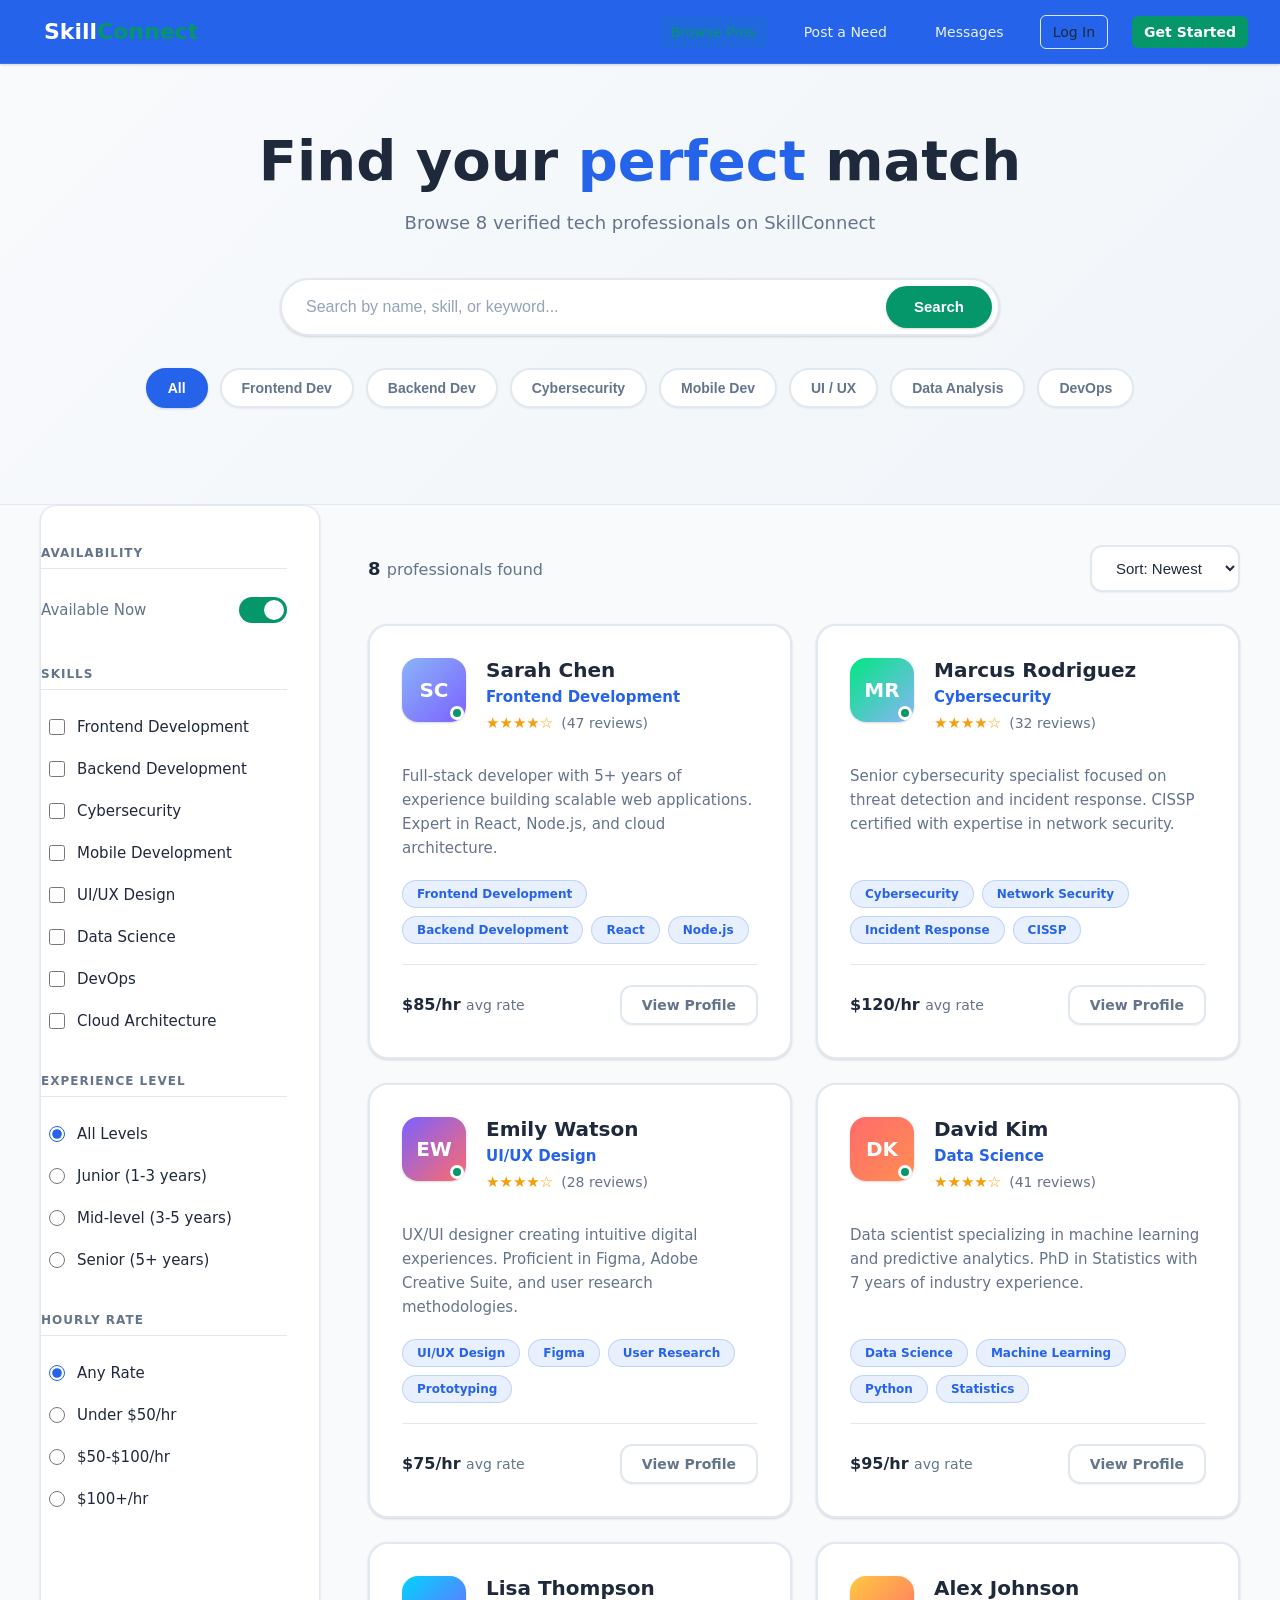
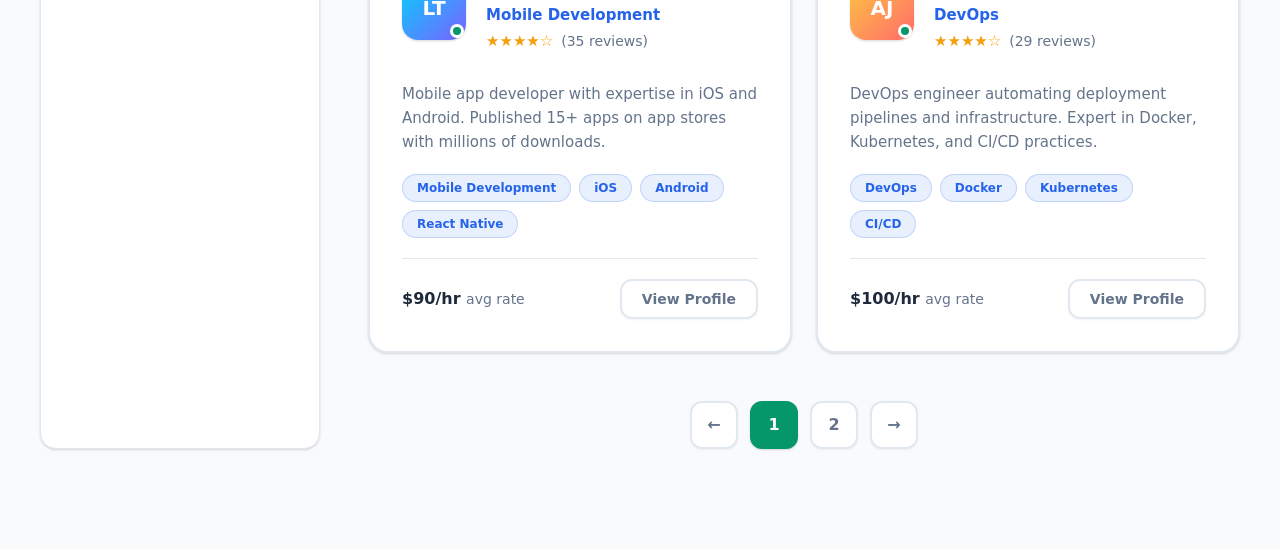
<file: browse.html>
<!DOCTYPE html>
<html lang="en">
<head>
  <meta charset="UTF-8"/>
  <meta name="viewport" content="width=device-width, initial-scale=1.0"/>
  <title>Browse Professionals — SkillConnect</title>
  <style>
    * { box-sizing: border-box; margin: 0; padding: 0; }

    :root {
      --bg-main: #f8fafc;
      --bg-card: #ffffff;
      --bg-sidebar: #f1f5f9;
      --border: #e2e8f0;
      --primary-blue: #2563eb;
      --success-green: #059669;
      --text-main: #1e293b;
      --text-secondary: #64748b;
      --text-muted: #94a3b8;
      --shadow-sm: 0 1px 2px 0 rgba(0, 0, 0, 0.05);
      --shadow: 0 1px 3px 0 rgba(0, 0, 0, 0.1), 0 1px 2px 0 rgba(0, 0, 0, 0.06);
      --shadow-lg: 0 10px 15px -3px rgba(0, 0, 0, 0.1), 0 4px 6px -2px rgba(0, 0, 0, 0.05);
      --shadow-xl: 0 20px 25px -5px rgba(0, 0, 0, 0.1), 0 10px 10px -5px rgba(0, 0, 0, 0.04);
    }

    html, body {
      min-height: 100vh;
      background: var(--bg-main);
      font-family: "Inter", "Segoe UI", system-ui, sans-serif;
      color: var(--text-main);
    }

    /* NAV */
    nav {
      position: sticky; top: 0; z-index: 100;
      display: flex; align-items: center; gap: 24px;
      padding: 0 32px; height: 64px;
      background: var(--primary-blue);
      border-bottom: 1px solid rgba(255, 255, 255, 0.1);
      box-shadow: var(--shadow);
    }
    .nav-logo { font-size: 22px; font-weight: 800; color: #fff; text-decoration: none; margin-right: auto; }
    .nav-logo span { color: var(--success-green); }
    nav a { color: rgba(255,255,255,0.9); text-decoration: none; font-size: 14px; font-weight: 500; transition: all 0.2s; padding: 8px 12px; border-radius: 6px; }
    nav a:hover { color: #fff; background: rgba(255,255,255,0.1); }
    nav a.active { color: var(--success-green); background: rgba(5, 150, 105, 0.1); }
    .nav-avatar {
      width: 40px; height: 40px; border-radius: 50%;
      background: linear-gradient(135deg, var(--success-green), #10b981);
      display: flex; align-items: center; justify-content: center;
      font-weight: 700; font-size: 14px; cursor: pointer; color: #fff;
      box-shadow: var(--shadow);
      transition: transform 0.2s;
    }
    .nav-avatar:hover { transform: scale(1.05); }
      font-weight: 800; font-size: 13px; cursor: pointer; color: #fff;
    }
    .nav-btn {
      padding: 8px 18px; border-radius: 8px; font-weight: 600; font-size: 13px;
      text-decoration: none; transition: all 0.2s;
    }
    .nav-btn-outline { border: 1px solid var(--border); color: var(--text-dim); }
    .nav-btn-outline:hover { border-color: var(--accent); color: var(--accent); }
    .nav-btn-filled { background: var(--success-green); color: #fff; font-weight: 700; }
    .nav-btn-filled:hover { transform: translateY(-1px); box-shadow: 0 6px 16px rgba(99, 102, 241, 0.3); }

    /* HERO */
    .browse-hero {
      background: linear-gradient(135deg, var(--bg-main) 0%, #f1f5f9 100%);
      border-bottom: 1px solid var(--border);
      padding: 64px 40px 48px;
      text-align: center;
    }
    .browse-hero h1 { font-size: clamp(32px,5vw,56px); font-weight: 800; margin-bottom: 16px; color: var(--text-main); }
    .browse-hero h1 em { font-style: normal; color: var(--primary-blue); }
    .browse-hero p { color: var(--text-secondary); font-size: 18px; margin-bottom: 40px; max-width: 600px; margin-left: auto; margin-right: auto; line-height: 1.6; }

    /* SEARCH */
    .search-bar {
      display: flex; gap: 12px; max-width: 720px; margin: 0 auto 32px;
      background: var(--bg-card);
      border: 2px solid var(--border);
      border-radius: 50px;
      padding: 6px 6px 6px 24px;
      box-shadow: var(--shadow);
      transition: all 0.25s;
    }
    .search-bar:focus-within { border-color: var(--primary-blue); box-shadow: 0 0 0 4px rgba(37, 99, 235, 0.1); }
    .search-bar input {
      flex: 1; border: none; background: transparent;
      font-size: 16px; color: var(--text-main); outline: none;
      padding: 12px 0;
    }
    .search-bar input::placeholder { color: var(--text-muted); }
    .search-bar button {
      padding: 12px 28px; background: var(--success-green);
      color: #fff; border: none; border-radius: 50px;
      font-weight: 700; font-size: 15px;
      cursor: pointer; transition: all 0.2s;
      box-shadow: var(--shadow);
    }
    .search-bar button:hover { transform: translateY(-2px); box-shadow: var(--shadow-lg); background: #047857; }

    /* FILTER CHIPS */
    .filter-chips { display: flex; gap: 12px; flex-wrap: wrap; justify-content: center; margin-bottom: 48px; }
    .chip {
      padding: 10px 20px; border-radius: 50px;
      border: 2px solid var(--border);
      background: var(--bg-card); color: var(--text-secondary);
      font-size: 14px; font-weight: 600; cursor: pointer; transition: all 0.2s;
      box-shadow: var(--shadow-sm);
    }
    .chip:hover { border-color: var(--primary-blue); color: var(--primary-blue); transform: translateY(-1px); box-shadow: var(--shadow); }
    .chip.active { background: var(--primary-blue); border-color: var(--primary-blue); color: #fff; box-shadow: var(--shadow); }

    /* BODY LAYOUT */
    .browse-body { display: flex; max-width: 1400px; margin: 0 auto; padding: 0 40px 100px; gap: 48px; }

    /* SIDEBAR */
    .sidebar {
      width: 280px; flex-shrink: 0;
      padding: 40px 32px 40px 0;
      background: var(--bg-card);
      border-radius: 16px;
      box-shadow: var(--shadow);
      border: 1px solid var(--border);
    }
    .sidebar-section { margin-bottom: 32px; }
    .sidebar-title {
      font-weight: 700; font-size: 12px; text-transform: uppercase;
      letter-spacing: 1px; color: var(--text-secondary); margin-bottom: 16px;
      border-bottom: 1px solid var(--border); padding-bottom: 8px;
    }
    .sidebar-option {
      display: flex; align-items: center; gap: 12px;
      padding: 12px 0; cursor: pointer; color: var(--text-main);
      font-size: 15px; transition: all 0.2s; border-radius: 8px; padding-left: 8px; padding-right: 8px;
    }
    .sidebar-option:hover { color: var(--primary-blue); background: rgba(37, 99, 235, 0.05); }
    .sidebar-option input[type="checkbox"],
    .sidebar-option input[type="radio"] { accent-color: var(--primary-blue); width: 16px; height: 16px; cursor: pointer; }

    .availability-toggle { display: flex; align-items: center; justify-content: space-between; padding: 12px 0; }
    .toggle-sw {
      width: 48px; height: 26px; border-radius: 13px;
      background: var(--border); border: none;
      position: relative; cursor: pointer; transition: background 0.3s;
    }
    .toggle-sw.on { background: var(--success-green); }
    .toggle-sw::after {
      content: ''; position: absolute; width: 20px; height: 20px;
      border-radius: 50%; background: white; top: 3px; left: 3px; transition: transform 0.3s;
      box-shadow: var(--shadow-sm);
    }
    .toggle-sw.on::after { transform: translateX(22px); }

    /* RESULTS */
    .results-area { flex: 1; padding: 40px 0 0 0; }
    .results-header { display: flex; justify-content: space-between; align-items: center; margin-bottom: 32px; }
    .results-count { font-size: 18px; font-weight: 700; color: var(--text-main); }
    .results-count span { color: var(--text-secondary); font-weight: 500; font-size: 16px; }
    .sort-select {
      padding: 12px 20px;
      background: var(--bg-card);
      border: 2px solid var(--border);
      border-radius: 12px; color: var(--text-main);
      font-size: 15px; outline: none; cursor: pointer;
      box-shadow: var(--shadow-sm);
      transition: all 0.2s;
    }
    .sort-select:hover { border-color: var(--primary-blue); }
    .sort-select:focus { border-color: var(--primary-blue); box-shadow: 0 0 0 4px rgba(37, 99, 235, 0.1); }

    /* PRO CARDS */
    .pros-grid { display: grid; grid-template-columns: repeat(auto-fill, minmax(320px,1fr)); gap: 24px; }
    .pro-card {
      padding: 32px;
      background: var(--bg-card);
      border: 2px solid var(--border);
      border-radius: 20px;
      display: flex; flex-direction: column;
      transition: all 0.3s cubic-bezier(0.4, 0, 0.2, 1);
      box-shadow: var(--shadow);
      cursor: pointer;
    }
    .pro-card:hover { transform: translateY(-8px); border-color: var(--primary-blue); box-shadow: var(--shadow-xl); }

    .pro-card-top { display: flex; gap: 20px; align-items: flex-start; margin-bottom: 20px; }
    .pro-av-wrap { position: relative; display: inline-flex; }
    .pro-avatar {
      width: 64px; height: 64px; border-radius: 16px;
      display: flex; align-items: center; justify-content: center;
      font-weight: 800; font-size: 20px; color: #fff;
      box-shadow: var(--shadow);
    }
    .pro-avail {
      width: 14px; height: 14px; border-radius: 50%; background: var(--success-green);
      border: 3px solid var(--bg-card); position: absolute; bottom: 2px; right: 2px;
      box-shadow: var(--shadow-sm);
    }
    .pro-info { flex: 1; }
    .pro-name { font-weight: 700; font-size: 20px; margin-bottom: 6px; color: var(--text-main); }
    .pro-role-title { font-size: 15px; color: var(--primary-blue); margin-bottom: 8px; font-weight: 600; }
    .pro-rating { display: flex; align-items: center; gap: 8px; font-size: 15px; color: #f59e0b; margin-bottom: 12px; }
    .pro-rating .count { color: var(--text-secondary); font-size: 14px; font-weight: 500; }

    .pro-bio { font-size: 15px; color: var(--text-secondary); line-height: 1.6; margin-bottom: 20px; flex: 1; }
    .pro-skills { display: flex; flex-wrap: wrap; gap: 8px; margin-bottom: 20px; }
    .skill-tag { display: inline-block; padding: 6px 14px; border-radius: 50px; background: rgba(37, 99, 235, 0.1); color: var(--primary-blue); font-size: 12px; font-weight: 600; border: 1px solid rgba(37, 99, 235, 0.2); }

    .pro-card-footer {
      display: flex; justify-content: space-between; align-items: center;
      padding-top: 20px; border-top: 1px solid var(--border); margin-top: auto;
    }
    .pro-rate { font-weight: 700; font-size: 16px; color: var(--text-main); }
    .pro-rate span { font-weight: 500; font-size: 14px; color: var(--text-secondary); }

    .btn-ghost {
      padding: 10px 20px;
      background: transparent;
      border: 2px solid var(--border);
      border-radius: 12px; color: var(--text-secondary);
      font-size: 14px; font-weight: 600;
      cursor: pointer; text-decoration: none; transition: all 0.2s;
      box-shadow: var(--shadow-sm);
    }
    .btn-ghost:hover { background: var(--primary-blue); color: #fff; border-color: var(--primary-blue); transform: translateY(-2px); box-shadow: var(--shadow); }

    /* EMPTY / LOADING */
    .empty { text-align: center; padding: 80px 20px; color: var(--text-secondary); font-size: 18px; grid-column: 1/-1; }
    .loading { text-align: center; padding: 80px 20px; color: var(--text-secondary); font-size: 16px; grid-column: 1/-1; }

    /* PAGINATION */
    .pagination { display: flex; justify-content: center; align-items: center; gap: 12px; margin-top: 48px; }
    .page-btn {
      width: 48px; height: 48px; border-radius: 12px;
      display: flex; align-items: center; justify-content: center;
      background: var(--bg-card); border: 2px solid var(--border);
      color: var(--text-secondary); font-size: 16px; font-weight: 600;
      cursor: pointer; transition: all 0.2s; text-decoration: none;
      box-shadow: var(--shadow-sm);
    }
    .page-btn:hover { background: var(--primary-blue); border-color: var(--primary-blue); color: #fff; transform: translateY(-2px); box-shadow: var(--shadow); }
    .page-btn.active { background: var(--success-green); border-color: var(--success-green); color: #fff; box-shadow: var(--shadow); }

    @keyframes fadeInUp { from { opacity:0; transform:translateY(20px); } to { opacity:1; transform:translateY(0); } }
    .fade-up { animation: fadeInUp 0.5s ease both; }
  </style>

  <!-- MOBILE RESPONSIVE STYLES -->
  <style>
    @media (max-width: 768px) {
      html, body { overflow-x: hidden; }
      nav { padding: 0 16px !important; height: 56px !important; gap: 12px !important; }
      .nav-logo { font-size: 17px !important; }
      nav a:not(.nav-logo):not(.nav-btn):not(.nav-avatar):not(#navDash):not(#navMessages):not(.active) { display: none !important; }
      .hamburger { display: flex !important; }
      .mobile-menu.open { display: flex !important; }
      .hero { flex-direction: column !important; padding: 40px 20px !important; gap: 32px !important; min-height: auto !important; text-align: center; }
      .hero-right { display: none !important; }
      .hero-ctas, .cta-banner-btns { justify-content: center !important; }
      .hero-eyebrow { justify-content: center; }
      .stats-bar { display: grid !important; grid-template-columns: repeat(2,1fr) !important; padding: 24px 20px !important; gap: 20px !important; }
      section { padding: 48px 20px !important; }
      .how-grid, .testi-grid, .why-grid { grid-template-columns: 1fr !important; gap: 14px !important; }
      .cat-grid { grid-template-columns: repeat(2,1fr) !important; gap: 12px !important; }
      .cta-banner { margin: 0 16px 48px !important; padding: 36px 20px !important; }
      .cta-banner-btns { flex-direction: column !important; align-items: center; }
      footer { flex-direction: column !important; text-align: center; gap: 12px !important; padding: 24px 20px !important; }
      .footer-links { flex-wrap: wrap; justify-content: center; }
    }
    @media (max-width: 900px) {
      .dash-layout, .admin-layout, .messages-layout { flex-direction: column !important; }
      .dash-nav, .dash-sidebar, .admin-sidebar { width: 100% !important; height: auto !important; position: relative !important; top: 0 !important; border-right: none !important; border-bottom: 1px solid rgba(255,255,255,0.08) !important; padding: 10px 12px !important; display: flex !important; flex-direction: row !important; flex-wrap: wrap !important; gap: 4px !important; overflow-x: auto !important; }
      .dash-user, .sidebar-user, .dash-nav-section, .dash-nav-label, .sidebar-label { display: none !important; }
      .dash-nav-item, .sidebar-item { flex: none !important; padding: 8px 12px !important; font-size: 12px !important; width: auto !important; }
      .dash-main, .admin-main { padding: 20px 16px 40px !important; }
      .stats-row, .stats-grid { grid-template-columns: repeat(2,1fr) !important; gap: 12px !important; }
      .two-col, .post-body { grid-template-columns: 1fr !important; gap: 16px !important; }
      .rec-grid, .pros-grid { grid-template-columns: repeat(2,1fr) !important; gap: 12px !important; }
      .dash-top { flex-direction: column !important; gap: 16px !important; align-items: flex-start !important; }
      .browse-body { flex-direction: column !important; padding: 0 20px 60px !important; }
      .sidebar { width: 100% !important; border-right: none !important; border-bottom: 1px solid rgba(255,255,255,0.08) !important; padding: 20px 0 !important; }
      .profile-layout { grid-template-columns: 1fr !important; }
      .contact-card { position: relative !important; top: 0 !important; }
      .profile-header { flex-wrap: wrap !important; margin-top: -30px !important; }
      .profile-body { padding: 0 20px 60px !important; }
      .tips-sidebar { position: relative !important; top: 0 !important; }
      .form-row, .contact-options { grid-template-columns: 1fr !important; gap: 0 !important; }
      .submit-area { flex-direction: column !important; }
      .charts-grid { grid-template-columns: 1fr !important; }
      .portfolio-grid { grid-template-columns: 1fr !important; }
    }
    @media (max-width: 600px) {
      .glass { padding: 28px 20px !important; }
      .register-box { padding: 28px 20px !important; }
      .pw-row { grid-template-columns: 1fr !important; }
      .pros-grid, .rec-grid { grid-template-columns: 1fr !important; }
      input, select, textarea { font-size: 16px !important; }
      .full-card, .glass-card { padding: 16px !important; }
      .post-form { padding: 20px 16px !important; }
      .search-input, .filter-select { width: 100% !important; }
      .filter-bar { flex-direction: column !important; gap: 8px !important; }
    }
    @media (max-width: 768px) {
      body.messages-page { overflow: auto !important; }
      .conv-sidebar { width: 100% !important; height: 220px !important; border-right: none !important; border-bottom: 1px solid rgba(255,255,255,0.08) !important; flex-shrink: 0 !important; }
      .chat-window { height: calc(100vh - 276px) !important; min-height: 380px !important; }
      .msg-bubble { max-width: 85% !important; }
    }
    .hamburger { display: none; flex-direction: column; gap: 5px; cursor: pointer; padding: 4px; background: none; border: none; }
    .hamburger span { display: block; width: 22px; height: 2px; background: rgba(255,255,255,0.8); border-radius: 2px; transition: all 0.3s; }
    .mobile-menu { display: none; position: fixed; top: 56px; left: 0; right: 0; background: rgba(15,32,39,0.97); backdrop-filter: blur(14px); border-bottom: 1px solid rgba(255,255,255,0.1); padding: 12px 16px; z-index: 99; flex-direction: column; gap: 4px; }
    .mobile-menu a { padding: 12px 16px; border-radius: 10px; color: rgba(255,255,255,0.7) !important; text-decoration: none; font-size: 15px; font-weight: 500; display: block !important; }
    .mobile-menu a:hover { background: rgba(255,255,255,0.07); color: #fff !important; }
    .mobile-menu .menu-divider { height: 1px; background: rgba(255,255,255,0.08); margin: 8px 0; }
    @media (max-width: 768px) { .hamburger { display: flex !important; } }
  </style>

</head>
<body>

  <nav>
    <a href="index.html" class="nav-logo">Skill<span>Connect</span></a>
    <a href="browse.html" class="active">Browse Pros</a>
    <a href="post-need.html">Post a Need</a>
    <a href="messages.html">Messages</a>
    <div class="nav-avatar" id="navAvatar" style="display:none;">?</div>
    <a href="login.html" class="nav-btn nav-btn-outline" id="navLogin">Log In</a>
    <a href="register.html" class="nav-btn nav-btn-filled" id="navRegister">Get Started</a>
  </nav>

  <!-- HERO -->
  <div class="browse-hero fade-up">
    <h1>Find your <em>perfect</em> match</h1>
    <p id="heroSub">Browse verified tech professionals across multiple skill categories</p>
    <div class="search-bar">
      <input type="text" placeholder="Search by name, skill, or keyword..." id="searchInput"/>
      <button onclick="applySearch()">Search</button>
    </div>
    <div class="filter-chips">
      <button class="chip active" onclick="filterBySkill(this,'all')">All</button>
      <button class="chip" onclick="filterBySkill(this,'Frontend Dev')">Frontend Dev</button>
      <button class="chip" onclick="filterBySkill(this,'Backend Dev')">Backend Dev</button>
      <button class="chip" onclick="filterBySkill(this,'Cybersecurity')">Cybersecurity</button>
      <button class="chip" onclick="filterBySkill(this,'Mobile Dev')">Mobile Dev</button>
      <button class="chip" onclick="filterBySkill(this,'UI / UX Design')">UI / UX</button>
      <button class="chip" onclick="filterBySkill(this,'Data Analysis')">Data Analysis</button>
      <button class="chip" onclick="filterBySkill(this,'DevOps')">DevOps</button>
    </div>
  </div>

  <div class="browse-body">

    <!-- SIDEBAR -->
    <div class="sidebar">
      <div class="sidebar-section">
        <div class="sidebar-title">Availability</div>
        <div class="availability-toggle">
          <span style="font-size:15px;color:var(--text-secondary);font-weight:500;">Available Now</span>
          <div class="toggle-sw on" onclick="this.classList.toggle('on')"></div>
        </div>
      </div>
      <div class="sidebar-section">
        <div class="sidebar-title">Skills</div>
        <label class="sidebar-option"><input type="checkbox" onchange="applyFilters()"/> Frontend Development</label>
        <label class="sidebar-option"><input type="checkbox" onchange="applyFilters()"/> Backend Development</label>
        <label class="sidebar-option"><input type="checkbox" onchange="applyFilters()"/> Cybersecurity</label>
        <label class="sidebar-option"><input type="checkbox" onchange="applyFilters()"/> Mobile Development</label>
        <label class="sidebar-option"><input type="checkbox" onchange="applyFilters()"/> UI/UX Design</label>
        <label class="sidebar-option"><input type="checkbox" onchange="applyFilters()"/> Data Science</label>
        <label class="sidebar-option"><input type="checkbox" onchange="applyFilters()"/> DevOps</label>
        <label class="sidebar-option"><input type="checkbox" onchange="applyFilters()"/> Cloud Architecture</label>
      </div>
      <div class="sidebar-section">
        <div class="sidebar-title">Experience Level</div>
        <label class="sidebar-option"><input type="radio" name="experience" value="all" checked onchange="applyFilters()"/> All Levels</label>
        <label class="sidebar-option"><input type="radio" name="experience" value="junior" onchange="applyFilters()"/> Junior (1-3 years)</label>
        <label class="sidebar-option"><input type="radio" name="experience" value="mid" onchange="applyFilters()"/> Mid-level (3-5 years)</label>
        <label class="sidebar-option"><input type="radio" name="experience" value="senior" onchange="applyFilters()"/> Senior (5+ years)</label>
      </div>
      <div class="sidebar-section">
        <div class="sidebar-title">Hourly Rate</div>
        <label class="sidebar-option"><input type="radio" name="rate" value="all" checked onchange="applyFilters()"/> Any Rate</label>
        <label class="sidebar-option"><input type="radio" name="rate" value="budget" onchange="applyFilters()"/> Under $50/hr</label>
        <label class="sidebar-option"><input type="radio" name="rate" value="standard" onchange="applyFilters()"/> $50-$100/hr</label>
        <label class="sidebar-option"><input type="radio" name="rate" value="premium" onchange="applyFilters()"/> $100+/hr</label>
      </div>
    </div>

    <!-- RESULTS -->
    <div class="results-area">
      <div class="results-header">
        <div class="results-count" id="resultsCount">Loading... <span>professionals</span></div>
        <select class="sort-select" onchange="applyFilters()">
          <option value="newest">Sort: Newest</option>
          <option value="name">Name A–Z</option>
        </select>
      </div>

      <div class="pros-grid" id="prosGrid">
        <div class="loading">Loading professionals...</div>
      </div>

      <div class="pagination" id="pagination"></div>
    </div>
  </div>

  <script>
    const API = 'https://skillconnect-backend-production.up.railway.app/api'
    let allPros = []
    let activeSkill = 'all'
    const COLORS = [
      'linear-gradient(135deg,#8ab4f8,#7b61ff)',
      'linear-gradient(135deg,#00e682,#8ab4f8)',
      'linear-gradient(135deg,#7b61ff,#ff6b6b)',
      'linear-gradient(135deg,#ff6b6b,#ff8e53)',
      'linear-gradient(135deg,#00d4ff,#7b61ff)',
      'linear-gradient(135deg,#ffc940,#ff6b6b)',
    ]
    const PER_PAGE = 6
    let currentPage = 1

    window.addEventListener('DOMContentLoaded', () => {
      // Setup nav based on login state
      const user = JSON.parse(localStorage.getItem('user') || 'null')
      if (user) {
        const initials = user.name.split(' ').map(n=>n[0]).join('').toUpperCase().slice(0,2)
        document.getElementById('navAvatar').textContent = initials
        document.getElementById('navAvatar').style.display = 'flex'
        document.getElementById('navLogin').style.display = 'none'
        document.getElementById('navRegister').style.display = 'none'
      }

      loadPros()

      document.getElementById('searchInput').addEventListener('keydown', e => {
        if (e.key === 'Enter') applySearch()
      })
    })

    async function loadPros() {
      try {
        const res = await fetch(`${API}/users`)
        const data = await res.json()
        allPros = Array.isArray(data) ? data : []
        document.getElementById('heroSub').textContent =
          `Browse ${allPros.length} verified tech professional${allPros.length !== 1 ? 's' : ''} on SkillConnect`
        applyFilters()
      } catch {
        // Load sample data when backend is not available
        allPros = [
          {
            id: 1,
            name: "Sarah Chen",
            bio: "Full-stack developer with 5+ years of experience building scalable web applications. Expert in React, Node.js, and cloud architecture.",
            skills: ["Frontend Development", "Backend Development", "React", "Node.js", "AWS"],
            rating: 4.9,
            reviews: 47,
            hourlyRate: 85,
            avatar: "SC"
          },
          {
            id: 2,
            name: "Marcus Rodriguez",
            bio: "Senior cybersecurity specialist focused on threat detection and incident response. CISSP certified with expertise in network security.",
            skills: ["Cybersecurity", "Network Security", "Incident Response", "CISSP"],
            rating: 4.8,
            reviews: 32,
            hourlyRate: 120,
            avatar: "MR"
          },
          {
            id: 3,
            name: "Emily Watson",
            bio: "UX/UI designer creating intuitive digital experiences. Proficient in Figma, Adobe Creative Suite, and user research methodologies.",
            skills: ["UI/UX Design", "Figma", "User Research", "Prototyping"],
            rating: 4.9,
            reviews: 28,
            hourlyRate: 75,
            avatar: "EW"
          },
          {
            id: 4,
            name: "David Kim",
            bio: "Data scientist specializing in machine learning and predictive analytics. PhD in Statistics with 7 years of industry experience.",
            skills: ["Data Science", "Machine Learning", "Python", "Statistics"],
            rating: 4.7,
            reviews: 41,
            hourlyRate: 95,
            avatar: "DK"
          },
          {
            id: 5,
            name: "Lisa Thompson",
            bio: "Mobile app developer with expertise in iOS and Android. Published 15+ apps on app stores with millions of downloads.",
            skills: ["Mobile Development", "iOS", "Android", "React Native"],
            rating: 4.8,
            reviews: 35,
            hourlyRate: 90,
            avatar: "LT"
          },
          {
            id: 6,
            name: "Alex Johnson",
            bio: "DevOps engineer automating deployment pipelines and infrastructure. Expert in Docker, Kubernetes, and CI/CD practices.",
            skills: ["DevOps", "Docker", "Kubernetes", "CI/CD"],
            rating: 4.6,
            reviews: 29,
            hourlyRate: 100,
            avatar: "AJ"
          },
          {
            id: 7,
            name: "Rachel Green",
            bio: "Cloud architect designing scalable infrastructure solutions. AWS certified with experience in multi-cloud environments.",
            skills: ["Cloud Architecture", "AWS", "Azure", "Infrastructure"],
            rating: 4.9,
            reviews: 38,
            hourlyRate: 110,
            avatar: "RG"
          },
          {
            id: 8,
            name: "Michael Brown",
            bio: "Frontend developer specializing in modern JavaScript frameworks. Passionate about performance optimization and accessibility.",
            skills: ["Frontend Development", "JavaScript", "Vue.js", "Performance"],
            rating: 4.7,
            reviews: 22,
            hourlyRate: 70,
            avatar: "MB"
          }
        ]
        document.getElementById('heroSub').textContent =
          `Browse ${allPros.length} verified tech professionals on SkillConnect`
        applyFilters()
      }
    }

    function filterBySkill(btn, skill) {
      document.querySelectorAll('.filter-chips .chip').forEach(c => c.classList.remove('active'))
      btn.classList.add('active')
      activeSkill = skill
      currentPage = 1
      applyFilters()
    }

    function applySearch() {
      currentPage = 1
      applyFilters()
    }

    function applyFilters() {
      const query = document.getElementById('searchInput').value.toLowerCase().trim()
      const checkedSkills = [...document.querySelectorAll('.sidebar-option input[type="checkbox"]:checked')]
        .map(el => el.parentElement.textContent.trim())
      const sortVal = document.querySelector('.sort-select').value

      let filtered = allPros.filter(p => {
        let skills = []
        try { skills = Array.isArray(p.skills) ? p.skills : JSON.parse(p.skills || '[]') } catch {}

        // Chip filter
        if (activeSkill !== 'all') {
          const hasSkill = skills.some(s => s.toLowerCase().includes(activeSkill.toLowerCase()))
          if (!hasSkill) return false
        }

        // Sidebar checkbox filter
        if (checkedSkills.length > 0) {
          const hasAny = checkedSkills.some(cs => skills.some(s => s.toLowerCase().includes(cs.toLowerCase())))
          if (!hasAny) return false
        }

        // Search query
        if (query) {
          const searchable = `${p.name} ${p.bio || ''} ${skills.join(' ')}`.toLowerCase()
          if (!searchable.includes(query)) return false
        }

        return true
      })

      // Sort
      if (sortVal === 'name') filtered.sort((a,b) => a.name.localeCompare(b.name))

      renderPros(filtered)
    }

    function renderPros(pros) {
      const grid = document.getElementById('prosGrid')
      const total = pros.length
      const start = (currentPage - 1) * PER_PAGE
      const paged = pros.slice(start, start + PER_PAGE)

      document.getElementById('resultsCount').innerHTML =
        `${total} <span>professional${total !== 1 ? 's' : ''} found</span>`

      if (!paged.length) {
        grid.innerHTML = `<div class="empty">No professionals found. Try a different search or filter.</div>`
        document.getElementById('pagination').innerHTML = ''
        return
      }

      grid.innerHTML = paged.map((p, i) => {
        const initials = p.avatar || p.name.split(' ').map(n=>n[0]).join('').toUpperCase().slice(0,2)
        let skills = p.skills || []
        const color = COLORS[(start + i) % COLORS.length]
        const stars = '★'.repeat(Math.floor(p.rating || 5)) + '☆'.repeat(5 - Math.floor(p.rating || 5))

        return `
          <div class="pro-card">
            <div class="pro-card-top">
              <div class="pro-av-wrap">
                <div class="pro-avatar" style="background:${color}">${initials}</div>
                <span class="pro-avail"></span>
              </div>
              <div class="pro-info">
                <div class="pro-name">${p.name}</div>
                <div class="pro-role-title">${skills[0] || 'Professional'}</div>
                <div class="pro-rating">${stars} <span class="count">(${p.reviews || 0} reviews)</span></div>
              </div>
            </div>
            <p class="pro-bio">${p.bio}</p>
            <div class="pro-skills">${skills.slice(0,4).map(s=>`<span class="skill-tag">${s}</span>`).join('')}</div>
            <div class="pro-card-footer">
              <div class="pro-rate">$${p.hourlyRate || 50}/hr <span>avg rate</span></div>
              <a href="profile.html?id=${p.id}" class="btn-ghost">View Profile</a>
            </div>
          </div>
        `
      }).join('')

      renderPagination(pros)
    }

    function renderPagination(pros) {
      const totalPages = Math.ceil(pros.length / PER_PAGE)
      const pag = document.getElementById('pagination')
      if (totalPages <= 1) { pag.innerHTML = ''; return }

      let html = `<a class="page-btn" onclick="changePage(${currentPage-1}, event)">←</a>`
      for (let i = 1; i <= totalPages; i++) {
        html += `<a class="page-btn ${i===currentPage?'active':''}" onclick="changePage(${i}, event)">${i}</a>`
      }
      html += `<a class="page-btn" onclick="changePage(${currentPage+1}, event)">→</a>`
      pag.innerHTML = html
    }

    function changePage(page, e) {
      e.preventDefault()
      const totalPages = Math.ceil(allPros.length / PER_PAGE)
      if (page < 1 || page > totalPages) return
      currentPage = page
      applyFilters()
      window.scrollTo({ top: 0, behavior: 'smooth' })
    }
  </script>

  <!-- MOBILE HAMBURGER MENU -->
  <script>
    (function() {
      // Add hamburger button and mobile menu to nav
      window.addEventListener('DOMContentLoaded', function() {
        const nav = document.querySelector('nav');
        if (!nav) return;

        // Create hamburger
        const hamburger = document.createElement('button');
        hamburger.className = 'hamburger';
        hamburger.setAttribute('aria-label', 'Menu');
        hamburger.innerHTML = '<span></span><span></span><span></span>';
        nav.appendChild(hamburger);

        // Create mobile menu
        const mobileMenu = document.createElement('div');
        mobileMenu.className = 'mobile-menu';
        mobileMenu.id = 'mobileMenu';

        // Get nav links
        const links = nav.querySelectorAll('a:not(.nav-logo)');
        links.forEach(link => {
          const clone = link.cloneNode(true);
          mobileMenu.appendChild(clone);
        });

        // Add sign out if logged in
        const user = JSON.parse(localStorage.getItem('user') || 'null');
        if (user) {
          const divider = document.createElement('div');
          divider.className = 'menu-divider';
          mobileMenu.appendChild(divider);
          const signout = document.createElement('a');
          signout.href = '#';
          signout.textContent = '🚪 Sign Out';
          signout.style.color = '#ff8080';
          signout.addEventListener('click', function(e) {
            e.preventDefault();
            localStorage.clear();
            window.location.href = 'login.html';
          });
          mobileMenu.appendChild(signout);
        }

        document.body.appendChild(mobileMenu);

        hamburger.addEventListener('click', function() {
          mobileMenu.classList.toggle('open');
        });

        // Close on outside click
        document.addEventListener('click', function(e) {
          if (!nav.contains(e.target)) {
            mobileMenu.classList.remove('open');
          }
        });
      });
    })();
  </script>

</body>
</html>
</file>
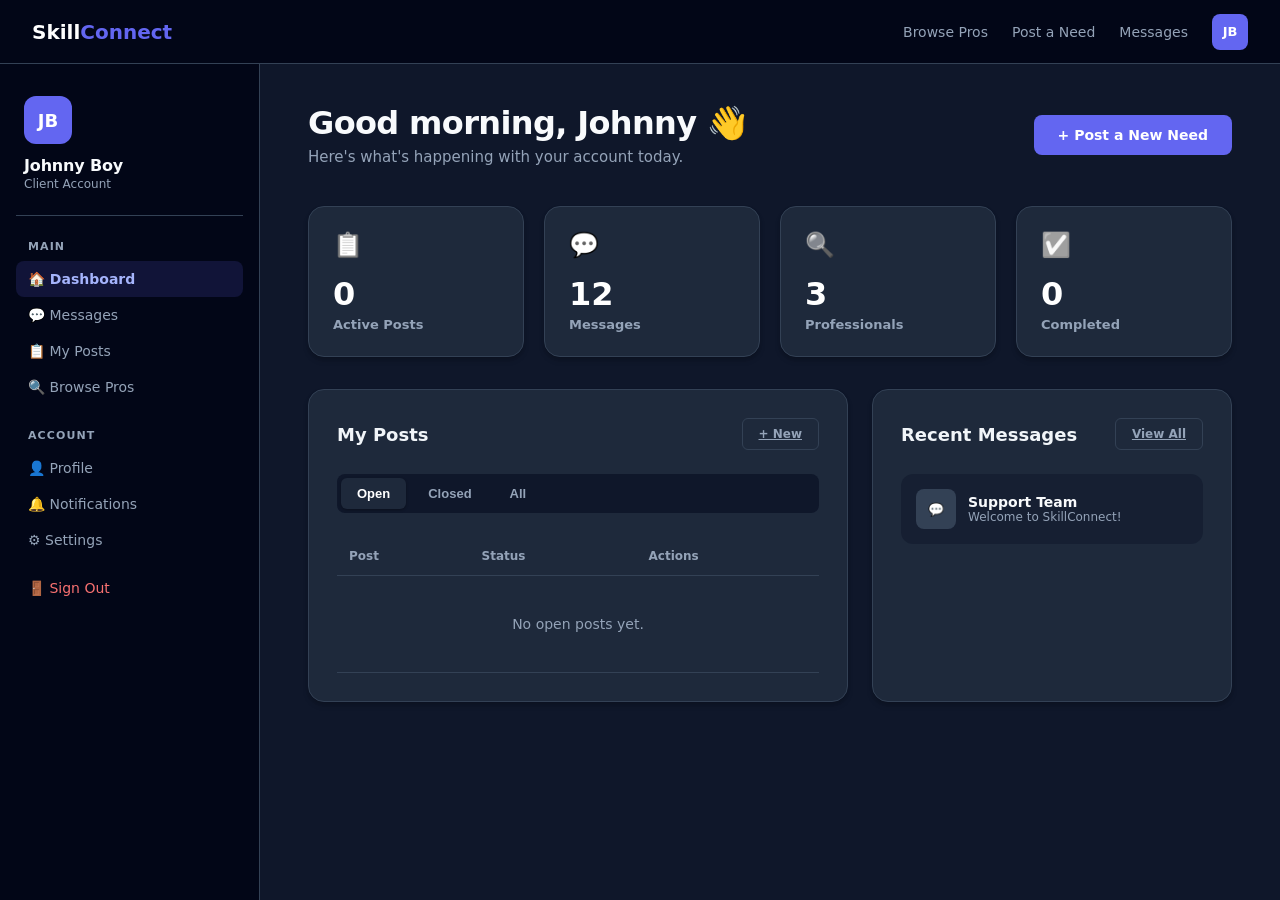
<file: dashboard.html>
<!DOCTYPE html>
<html lang="en">
<head>
  <meta charset="UTF-8"/>
  <meta name="viewport" content="width=device-width, initial-scale=1.0"/>
  <title>Dashboard — SkillConnect</title>
  <style>
    /* NEW THEME VARIABLES 
      Using a solid "Slate" palette for a professional, modern look.
    */
    :root {
      --bg-main: #0f172a;       /* Deep Slate */
      --bg-card: #1e293b;       /* Surface Slate */
      --bg-sidebar: #020617;    /* Darkest Slate */
      --border: #334155;        /* Crisp Border */
      --accent: #6366f1;        /* Modern Indigo */
      --text-main: #f8fafc;
      --text-dim: #94a3b8;
      --shadow: 0 4px 6px -1px rgba(0, 0, 0, 0.2), 0 2px 4px -1px rgba(0, 0, 0, 0.1);
    }

    * { box-sizing: border-box; margin: 0; padding: 0; }

    html, body {
      min-height: 100vh;
      background: var(--bg-main);
      font-family: "Inter", "Segoe UI", system-ui, sans-serif;
      color: var(--text-main);
    }

    /* NAV - Solidified */
    nav {
      position: sticky; top: 0; z-index: 100;
      display: flex; align-items: center; gap: 24px;
      padding: 0 32px; height: 64px;
      background: var(--bg-sidebar);
      border-bottom: 1px solid var(--border);
    }
    .nav-logo { font-size: 20px; font-weight: 800; color: #fff; text-decoration: none; margin-right: auto; }
    .nav-logo span { color: var(--accent); }
    nav a { color: var(--text-dim); text-decoration: none; font-size: 14px; font-weight: 500; transition: color 0.2s; }
    nav a:hover { color: #fff; }
    .nav-avatar {
      width: 36px; height: 36px; border-radius: 8px;
      background: var(--accent);
      display: flex; align-items: center; justify-content: center;
      font-weight: 800; font-size: 13px; cursor: pointer; color: #fff;
    }

    /* LAYOUT */
    .dash-layout { display: flex; min-height: calc(100vh - 64px); }

    /* SIDEBAR - Solid Surface */
    .dash-nav {
      width: 260px; flex-shrink: 0;
      background: var(--bg-sidebar);
      border-right: 1px solid var(--border);
      padding: 32px 16px;
      position: sticky; top: 64px;
      height: calc(100vh - 64px);
      overflow-y: auto;
    }
    .dash-user {
      padding: 0 8px 24px;
      border-bottom: 1px solid var(--border);
      margin-bottom: 24px;
    }
    .dash-user-av {
      width: 48px; height: 48px; border-radius: 12px;
      background: var(--accent);
      display: flex; align-items: center; justify-content: center;
      font-weight: 800; font-size: 18px; color: #fff; margin-bottom: 12px;
    }
    .dash-user-name { font-weight: 700; font-size: 16px; letter-spacing: -0.01em; }
    .dash-user-role { font-size: 12px; color: var(--text-dim); margin-top: 2px; }

    .dash-nav-section { margin-bottom: 24px; }
    .dash-nav-label {
      font-size: 11px; text-transform: uppercase; letter-spacing: 0.1em;
      color: var(--text-dim); font-weight: 700;
      padding: 0 12px; margin-bottom: 8px;
    }
    .dash-nav-item {
      display: flex; align-items: center; gap: 12px;
      padding: 10px 12px; border-radius: 8px;
      color: var(--text-dim); font-size: 14px; font-weight: 500;
      cursor: pointer; text-decoration: none; transition: all 0.2s;
    }
    .dash-nav-item:hover { background: #1e293b; color: #fff; }
    .dash-nav-item.active { background: rgba(99, 102, 241, 0.15); color: #a5b4fc; font-weight: 600; }
    .nav-signout { color: #f87171 !important; margin-top: 12px; }

    /* MAIN AREA */
    .dash-main { flex: 1; padding: 40px 48px; min-width: 0; }
    .dash-top { display: flex; justify-content: space-between; align-items: center; margin-bottom: 40px; }
    .dash-welcome h2 { font-size: 32px; font-weight: 800; letter-spacing: -0.02em; margin-bottom: 6px; }
    .dash-welcome p { color: var(--text-dim); font-size: 15px; }

    .btn-primary {
      padding: 12px 24px;
      background: var(--accent); color: white;
      border: none; border-radius: 8px;
      font-weight: 700; font-size: 14px;
      cursor: pointer; text-decoration: none;
      transition: all 0.2s;
    }
    .btn-primary:hover { background: #4f46e5; transform: translateY(-1px); box-shadow: 0 10px 15px -3px rgba(99, 102, 241, 0.3); }

    /* STATS GRID - Bento Style */
    .stats-row { display: grid; grid-template-columns: repeat(4, 1fr); gap: 20px; margin-bottom: 32px; }
    .stat-card {
      padding: 24px;
      background: var(--bg-card);
      border: 1px solid var(--border);
      border-radius: 16px;
      box-shadow: var(--shadow);
      transition: border-color 0.2s, transform 0.2s;
    }
    .stat-card:hover { border-color: var(--accent); transform: scale(1.02); }
    .stat-card-icon { font-size: 24px; margin-bottom: 16px; filter: grayscale(1); }
    .stat-card-val { font-size: 32px; font-weight: 800; color: #fff; margin-bottom: 4px; }
    .stat-card-label { font-size: 13px; color: var(--text-dim); font-weight: 600; }

    /* FULL CARDS */
    .full-card {
      background: var(--bg-card);
      border: 1px solid var(--border);
      border-radius: 16px; padding: 28px; margin-bottom: 24px;
      box-shadow: var(--shadow);
    }
    .two-col { display: grid; grid-template-columns: 1.5fr 1fr; gap: 24px; margin-bottom: 24px; }

    .section-hd { display: flex; justify-content: space-between; align-items: center; margin-bottom: 24px; }
    .section-hd h3 { font-size: 18px; font-weight: 700; color: #f1f5f9; }

    .btn-ghost {
      padding: 8px 16px;
      background: transparent;
      border: 1px solid var(--border);
      border-radius: 6px; color: var(--text-dim);
      font-size: 12px; font-weight: 600;
      transition: all 0.2s;
    }
    .btn-ghost:hover { background: var(--border); color: #fff; }

    /* TABS - Refined */
    .tab-bar { display: flex; gap: 6px; margin-bottom: 24px; background: #0f172a; padding: 4px; border-radius: 8px; }
    .tab-btn { padding: 8px 16px; border-radius: 6px; font-size: 13px; font-weight: 600; cursor: pointer; border: none; background: transparent; color: var(--text-dim); transition: all 0.2s; }
    .tab-btn.active { background: var(--bg-card); color: #fff; box-shadow: 0 1px 3px rgba(0,0,0,0.3); }

    /* TABLES */
    .posts-table { width: 100%; border-collapse: collapse; }
    .posts-table th { font-size: 12px; color: var(--text-dim); padding: 12px; text-align: left; border-bottom: 1px solid var(--border); }
    .posts-table td { padding: 16px 12px; font-size: 14px; border-bottom: 1px solid var(--border); }
    .status-pill { padding: 4px 12px; border-radius: 6px; font-size: 11px; font-weight: 700; text-transform: uppercase; }
    .status-open { background: rgba(34, 197, 94, 0.15); color: #4ade80; }
    .status-closed { background: #334155; color: var(--text-dim); }

    /* RECENT MESSAGES LIST */
    .msg-prev-item {
      display: flex; gap: 12px; align-items: center;
      padding: 14px; border-radius: 12px;
      background: rgba(15, 23, 42, 0.5);
      border: 1px solid transparent;
      margin-bottom: 8px;
      transition: all 0.2s;
    }
    .msg-prev-item:hover { border-color: var(--accent); background: rgba(99, 102, 241, 0.05); }
    .msg-prev-av { width: 40px; height: 40px; border-radius: 8px; background: var(--border); display: flex; align-items: center; justify-content: center; font-weight: 700; font-size: 13px; }

    /* PROFESSIONAL CARDS */
    .rec-grid { display: grid; grid-template-columns: repeat(3, 1fr); gap: 16px; }
    .rec-card { padding: 20px; background: rgba(15, 23, 42, 0.5); border: 1px solid var(--border); border-radius: 12px; }
    .skill-tag { display: inline-block; padding: 4px 10px; border-radius: 4px; background: #1e293b; color: #a5b4fc; font-size: 11px; font-weight: 600; margin: 4px 4px 0 0; border: 1px solid var(--border); }

    /* ANIMATIONS */
    @keyframes slideUp { from { opacity:0; transform:translateY(10px); } to { opacity:1; transform:translateY(0); } }
    .fade-up { animation: slideUp 0.4s ease forwards; }

    @media (max-width: 1024px) {
      .stats-row { grid-template-columns: repeat(2, 1fr); }
      .two-col { grid-template-columns: 1fr; }
    }
  </style>
</head>
<body>

  <nav>
    <a href="index.html" class="nav-logo">Skill<span>Connect</span></a>
    <a href="browse.html">Browse Pros</a>
    <a href="post-need.html">Post a Need</a>
    <a href="messages.html">Messages</a>
    <div class="nav-avatar" id="navAvatar">JB</div>
  </nav>

  <div class="dash-layout">
    <div class="dash-nav">
      <div class="dash-user">
        <div class="dash-user-av" id="sidebarAv">JB</div>
        <div class="dash-user-name" id="sidebarName">Johnny Boy</div>
        <div class="dash-user-role" id="sidebarRole">Client Account</div>
      </div>
      <div class="dash-nav-section">
        <div class="dash-nav-label">Main</div>
        <a href="dashboard.html" class="dash-nav-item active">🏠 Dashboard</a>
        <a href="messages.html" class="dash-nav-item">💬 Messages</a>
        <a href="post-need.html" class="dash-nav-item">📋 My Posts</a>
        <a href="browse.html" class="dash-nav-item">🔍 Browse Pros</a>
      </div>
      <div class="dash-nav-section">
        <div class="dash-nav-label">Account</div>
        <a href="profile.html" class="dash-nav-item">👤 Profile</a>
        <a href="#" class="dash-nav-item">🔔 Notifications</a>
        <a href="#" class="dash-nav-item">⚙️ Settings</a>
        <a href="#" class="dash-nav-item nav-signout" id="signOutBtn">🚪 Sign Out</a>
      </div>
    </div>

    <div class="dash-main">
      <div class="dash-top fade-up">
        <div class="dash-welcome">
          <h2 id="welcomeMsg">Good morning, Johnny 👋</h2>
          <p id="welcomeSub">Here's what's happening with your account today.</p>
        </div>
        <a href="post-need.html" class="btn-primary">+ Post a New Need</a>
      </div>

      <div class="stats-row fade-up">
        <div class="stat-card">
          <div class="stat-card-icon">📋</div>
          <div class="stat-card-val" id="statOpen">0</div>
          <div class="stat-card-label">Active Posts</div>
        </div>
        <div class="stat-card">
          <div class="stat-card-icon">💬</div>
          <div class="stat-card-val" id="statMsgs">12</div>
          <div class="stat-card-label">Messages</div>
        </div>
        <div class="stat-card">
          <div class="stat-card-icon">🔍</div>
          <div class="stat-card-val" id="statPros">3</div>
          <div class="stat-card-label">Professionals</div>
        </div>
        <div class="stat-card">
          <div class="stat-card-icon">✅</div>
          <div class="stat-card-val" id="statClosed">0</div>
          <div class="stat-card-label">Completed</div>
        </div>
      </div>

      <div class="two-col fade-up">
        <div class="full-card">
          <div class="section-hd">
            <h3>My Posts</h3>
            <a href="post-need.html" class="btn-ghost">+ New</a>
          </div>
          <div class="tab-bar">
            <button class="tab-btn active">Open</button>
            <button class="tab-btn">Closed</button>
            <button class="tab-btn">All</button>
          </div>
          <table class="posts-table">
            <thead><tr><th>Post</th><th>Status</th><th>Actions</th></tr></thead>
            <tbody id="postsBody">
              <tr><td colspan="3" style="text-align:center; padding:40px; color:var(--text-dim);">No open posts yet.</td></tr>
            </tbody>
          </table>
        </div>

        <div class="full-card">
          <div class="section-hd">
            <h3>Recent Messages</h3>
            <a href="messages.html" class="btn-ghost">View All</a>
          </div>
          <div class="msg-preview-list">
            <a href="messages.html" style="text-decoration:none; color:inherit;">
              <div class="msg-prev-item">
                <div class="msg-prev-av">💬</div>
                <div class="msg-prev-body">
                  <div style="font-weight:700; font-size:14px;">Support Team</div>
                  <div style="font-size:12px; color:var(--text-dim);">Welcome to SkillConnect!</div>
                </div>
              </div>
            </a>
          </div>
        </div>
      </div>
    </div>
  </div>
</body>
</html>
</file>
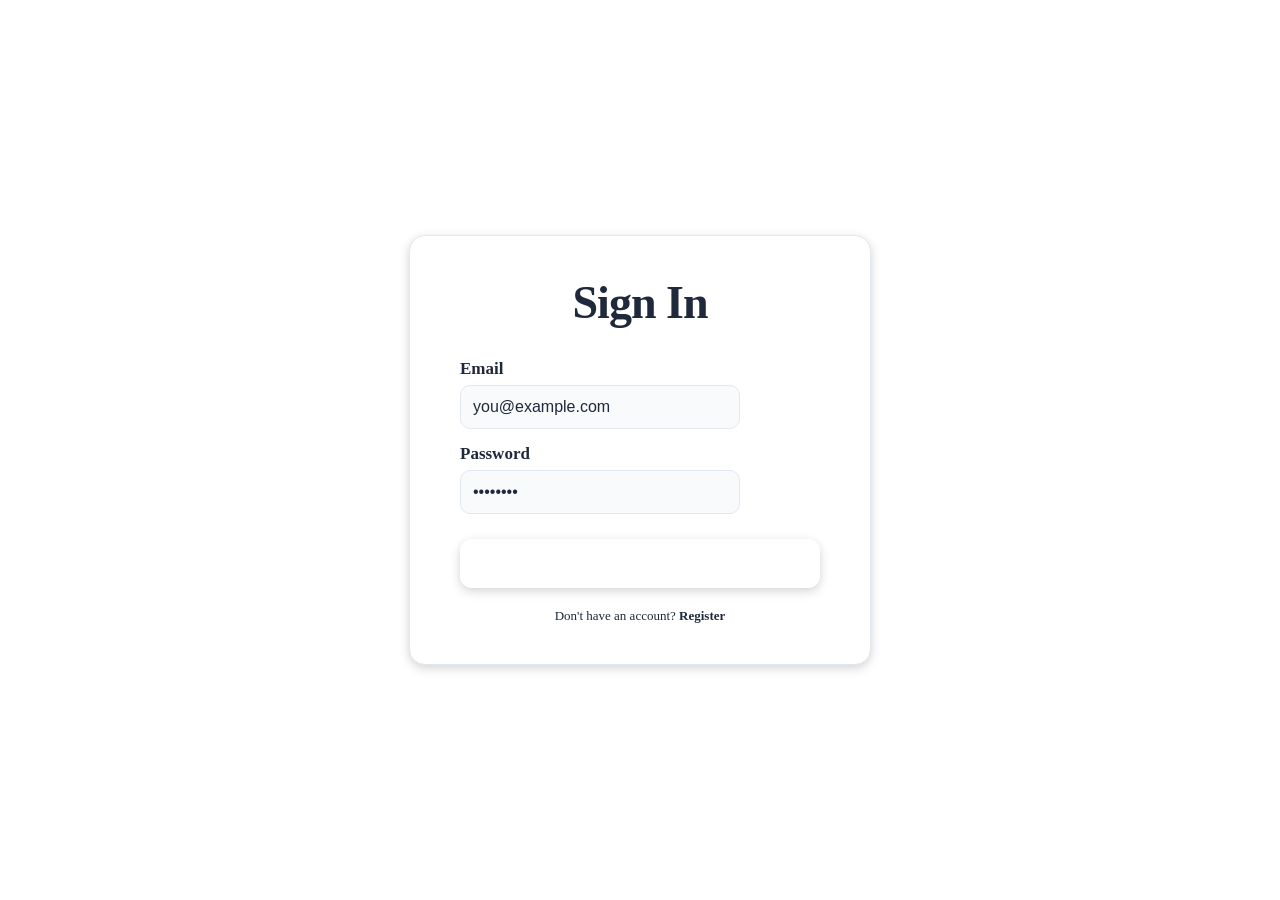
<file: login.html>
<!DOCTYPE html>
<html lang="en">
<head>
  <meta charset="UTF-8" />
  <meta name="viewport" content="width=device-width, initial-scale=1.0"/>
  <title>Login</title>
  <style>
    :root {
      --bg-main: #f8fafc;
      --bg-card: #ffffff;
      --border: #e2e8f0;
      --primary-blue: #2563eb;
      --success-green: #059669;
      --text-main: #1e293b;
      --text-secondary: #64748b;
      --text-muted: #94a3b8;
      --shadow: 0 2px 8px rgba(0, 0, 0, 0.08), 0 4px 12px rgba(0, 0, 0, 0.1);
    }
      --shadow: 0 4px 6px -1px rgba(0, 0, 0, 0.2), 0 2px 4px -1px rgba(0, 0, 0, 0.1);
    }

    html {
      min-height: 100vh;
      background: var(--bg-main);
      font-family: "Inter", "Segoe UI", system-ui, sans-serif;
      display: flex;
      justify-content: center;
      align-items: center;
    }

    body {
      display: flex;
      justify-content: center;
      align-items: center;
      min-height: 100vh;
      margin: 0;
      color: var(--text-main);
    }

    .glass {
      background: var(--bg-card);
      border-radius: 16px;
      padding: 40px 50px;
      box-shadow: var(--shadow);
      border: 1px solid var(--border);
      text-align: center;
      width: 360px;
      animation: fadeInUp 0.6s ease both;
    }

    @keyframes fadeInUp {
      from { opacity: 0; transform: translateY(30px); }
      to   { opacity: 1; transform: translateY(0); }
    }

    h1 {
      color: var(--text-main);
      font-size: 46px;
      margin-bottom: 30px;
      margin-top: 0;
      letter-spacing: -1px;
    }

    label {
      color: var(--accent);
      font-size: 17px;
      font-weight: 600;
      display: block;
      margin: 15px 0 6px;
      text-align: left;
    }

    input {
      width: 280px;
      padding: 12px;
      font-size: 16px;
      color: var(--text-main);
      background: var(--bg-main);
      border: 1px solid var(--border);
      border-radius: 10px;
      outline: none;
      transition: 0.3s ease;
      box-sizing: border-box;
    }

    input::placeholder {
      color: var(--text-dim);
    }

    input:focus {
      border-color: var(--accent);
      box-shadow: 0 0 0 3px rgba(99, 102, 241, 0.1);
    }

    button {
      margin-top: 25px;
      padding: 14px 32px;
      font-size: 18px;
      color: #ffffff;
      background: var(--accent);
      border: none;
      border-radius: 12px;
      cursor: pointer;
      box-shadow: var(--shadow);
      transition: all 0.3s ease;
      width: 100%;
      font-family: "Inter", "Segoe UI", system-ui, sans-serif;
      font-weight: 600;
      letter-spacing: 0.5px;
    }

    button:hover {
      transform: translateY(-3px);
      box-shadow: 0 10px 15px -3px rgba(99, 102, 241, 0.3);
    }

    button:active {
      transform: scale(0.96);
    }

    button:disabled {
      opacity: 0.6;
      cursor: not-allowed;
      transform: none;
    }

    .divider {
      margin: 20px 0 0;
      color: var(--text-dim);
      font-size: 13px;
    }

    .divider a {
      color: var(--accent);
      text-decoration: none;
      font-weight: 600;
      transition: opacity 0.2s;
    }

    .divider a:hover {
      opacity: 0.75;
    }

    .field-wrap {
      text-align: left;
    }

    /* Error / success message */
    .msg {
      margin-top: 16px;
      padding: 10px 14px;
      border-radius: 8px;
      font-size: 14px;
      display: none;
      text-align: left;
    }

    .msg.error {
      background: rgba(239, 68, 68, 0.15);
      border: 1px solid rgba(239, 68, 68, 0.3);
      color: #f87171;
      display: block;
    }

    .msg.success {
      background: rgba(52, 211, 153, 0.15);
      border: 1px solid rgba(52, 211, 153, 0.3);
      color: #6ee7b7;
      display: block;
    }
  </style>

  <!-- MOBILE RESPONSIVE STYLES -->
  <style>
    @media (max-width: 768px) {
      html, body { overflow-x: hidden; }
      nav { padding: 0 16px !important; height: 56px !important; gap: 12px !important; }
      .nav-logo { font-size: 17px !important; }
      nav a:not(.nav-logo):not(.nav-btn):not(.nav-avatar):not(#navDash):not(#navMessages):not(.active) { display: none !important; }
      .hamburger { display: flex !important; }
      .mobile-menu.open { display: flex !important; }
      .hero { flex-direction: column !important; padding: 40px 20px !important; gap: 32px !important; min-height: auto !important; text-align: center; }
      .hero-right { display: none !important; }
      .hero-ctas, .cta-banner-btns { justify-content: center !important; }
      .hero-eyebrow { justify-content: center; }
      .stats-bar { display: grid !important; grid-template-columns: repeat(2,1fr) !important; padding: 24px 20px !important; gap: 20px !important; }
      section { padding: 48px 20px !important; }
      .how-grid, .testi-grid, .why-grid { grid-template-columns: 1fr !important; gap: 14px !important; }
      .cat-grid { grid-template-columns: repeat(2,1fr) !important; gap: 12px !important; }
      .cta-banner { margin: 0 16px 48px !important; padding: 36px 20px !important; }
      .cta-banner-btns { flex-direction: column !important; align-items: center; }
      footer { flex-direction: column !important; text-align: center; gap: 12px !important; padding: 24px 20px !important; }
      .footer-links { flex-wrap: wrap; justify-content: center; }
    }
    @media (max-width: 900px) {
      .dash-layout, .admin-layout, .messages-layout { flex-direction: column !important; }
      .dash-nav, .dash-sidebar, .admin-sidebar { width: 100% !important; height: auto !important; position: relative !important; top: 0 !important; border-right: none !important; border-bottom: 1px solid rgba(255,255,255,0.08) !important; padding: 10px 12px !important; display: flex !important; flex-direction: row !important; flex-wrap: wrap !important; gap: 4px !important; overflow-x: auto !important; }
      .dash-user, .sidebar-user, .dash-nav-section, .dash-nav-label, .sidebar-label { display: none !important; }
      .dash-nav-item, .sidebar-item { flex: none !important; padding: 8px 12px !important; font-size: 12px !important; width: auto !important; }
      .dash-main, .admin-main { padding: 20px 16px 40px !important; }
      .stats-row, .stats-grid { grid-template-columns: repeat(2,1fr) !important; gap: 12px !important; }
      .two-col, .post-body { grid-template-columns: 1fr !important; gap: 16px !important; }
      .rec-grid, .pros-grid { grid-template-columns: repeat(2,1fr) !important; gap: 12px !important; }
      .dash-top { flex-direction: column !important; gap: 16px !important; align-items: flex-start !important; }
      .browse-body { flex-direction: column !important; padding: 0 20px 60px !important; }
      .sidebar { width: 100% !important; border-right: none !important; border-bottom: 1px solid rgba(255,255,255,0.08) !important; padding: 20px 0 !important; }
      .profile-layout { grid-template-columns: 1fr !important; }
      .contact-card { position: relative !important; top: 0 !important; }
      .profile-header { flex-wrap: wrap !important; margin-top: -30px !important; }
      .profile-body { padding: 0 20px 60px !important; }
      .tips-sidebar { position: relative !important; top: 0 !important; }
      .form-row, .contact-options { grid-template-columns: 1fr !important; gap: 0 !important; }
      .submit-area { flex-direction: column !important; }
      .charts-grid { grid-template-columns: 1fr !important; }
      .portfolio-grid { grid-template-columns: 1fr !important; }
    }
    @media (max-width: 600px) {
      .glass { padding: 28px 20px !important; }
      .register-box { padding: 28px 20px !important; }
      .pw-row { grid-template-columns: 1fr !important; }
      .pros-grid, .rec-grid { grid-template-columns: 1fr !important; }
      input, select, textarea { font-size: 16px !important; }
      .full-card, .glass-card { padding: 16px !important; }
      .post-form { padding: 20px 16px !important; }
      .search-input, .filter-select { width: 100% !important; }
      .filter-bar { flex-direction: column !important; gap: 8px !important; }
    }
    @media (max-width: 768px) {
      body.messages-page { overflow: auto !important; }
      .conv-sidebar { width: 100% !important; height: 220px !important; border-right: none !important; border-bottom: 1px solid rgba(255,255,255,0.08) !important; flex-shrink: 0 !important; }
      .chat-window { height: calc(100vh - 276px) !important; min-height: 380px !important; }
      .msg-bubble { max-width: 85% !important; }
    }
    .hamburger { display: none; flex-direction: column; gap: 5px; cursor: pointer; padding: 4px; background: none; border: none; }
    .hamburger span { display: block; width: 22px; height: 2px; background: rgba(255,255,255,0.8); border-radius: 2px; transition: all 0.3s; }
    .mobile-menu { display: none; position: fixed; top: 56px; left: 0; right: 0; background: rgba(15,32,39,0.97); backdrop-filter: blur(14px); border-bottom: 1px solid rgba(255,255,255,0.1); padding: 12px 16px; z-index: 99; flex-direction: column; gap: 4px; }
    .mobile-menu a { padding: 12px 16px; border-radius: 10px; color: rgba(255,255,255,0.7) !important; text-decoration: none; font-size: 15px; font-weight: 500; display: block !important; }
    .mobile-menu a:hover { background: rgba(255,255,255,0.07); color: #fff !important; }
    .mobile-menu .menu-divider { height: 1px; background: rgba(255,255,255,0.08); margin: 8px 0; }
    @media (max-width: 768px) { .hamburger { display: flex !important; } }
  </style>

</head>
<body>
  <div class="glass">
    <h1>Sign In</h1>

    <div class="field-wrap">
      <label for="email">Email</label>
      <input
        type="email"
        id="email"
        placeholder="you@example.com"
        autocomplete="email"
        required
      />
    </div>

    <div class="field-wrap">
      <label for="password">Password</label>
      <input
        type="password"
        id="password"
        placeholder="••••••••"
        autocomplete="current-password"
        required
      />
    </div>

    <button id="loginBtn" onclick="handleLogin()">Login</button>

    <div id="msg" class="msg"></div>

    <p class="divider">Don't have an account? <a href="register.html">Register</a></p>
  </div>

  <script>
    const API = 'https://skillconnect-backend-production.up.railway.app/api'

    async function handleLogin() {
      const email = document.getElementById('email').value.trim()
      const password = document.getElementById('password').value.trim()
      const btn = document.getElementById('loginBtn')
      const msg = document.getElementById('msg')

      // Reset message
      msg.className = 'msg'
      msg.textContent = ''

      // Basic validation
      if (!email || !password) {
        showMsg('Please fill in all fields.', 'error')
        return
      }

      // Loading state
      btn.disabled = true
      btn.textContent = 'Signing in...'

      try {
        const res = await fetch(`${API}/auth/login`, {
          method: 'POST',
          headers: { 'Content-Type': 'application/json' },
          body: JSON.stringify({ email, password })
        })

        const data = await res.json()

        if (!res.ok) {
          showMsg(data.error || 'Login failed.', 'error')
          return
        }

        // Save token and user to localStorage
        localStorage.setItem('token', data.token)
        localStorage.setItem('user', JSON.stringify(data.user))

        showMsg('Login successful! Redirecting...', 'success')

        // Redirect based on role
        setTimeout(() => {
          if (data.user.role === 'professional') {
            window.location.href = 'profile.html'
          } else {
            window.location.href = 'dashboard.html'
          }
        }, 1000)

      } catch (err) {
        showMsg('Cannot connect to server. Make sure backend is running.', 'error')
      } finally {
        btn.disabled = false
        btn.textContent = 'Login'
      }
    }

    function showMsg(text, type) {
      const msg = document.getElementById('msg')
      msg.textContent = text
      msg.className = `msg ${type}`
    }

    // Allow Enter key to submit
    document.addEventListener('keydown', (e) => {
      if (e.key === 'Enter') handleLogin()
    })
  </script>

  <!-- MOBILE HAMBURGER MENU -->
  <script>
    (function() {
      // Add hamburger button and mobile menu to nav
      window.addEventListener('DOMContentLoaded', function() {
        const nav = document.querySelector('nav');
        if (!nav) return;

        // Create hamburger
        const hamburger = document.createElement('button');
        hamburger.className = 'hamburger';
        hamburger.setAttribute('aria-label', 'Menu');
        hamburger.innerHTML = '<span></span><span></span><span></span>';
        nav.appendChild(hamburger);

        // Create mobile menu
        const mobileMenu = document.createElement('div');
        mobileMenu.className = 'mobile-menu';
        mobileMenu.id = 'mobileMenu';

        // Get nav links
        const links = nav.querySelectorAll('a:not(.nav-logo)');
        links.forEach(link => {
          const clone = link.cloneNode(true);
          mobileMenu.appendChild(clone);
        });

        // Add sign out if logged in
        const user = JSON.parse(localStorage.getItem('user') || 'null');
        if (user) {
          const divider = document.createElement('div');
          divider.className = 'menu-divider';
          mobileMenu.appendChild(divider);
          const signout = document.createElement('a');
          signout.href = '#';
          signout.textContent = '🚪 Sign Out';
          signout.style.color = '#ff8080';
          signout.addEventListener('click', function(e) {
            e.preventDefault();
            localStorage.clear();
            window.location.href = 'login.html';
          });
          mobileMenu.appendChild(signout);
        }

        document.body.appendChild(mobileMenu);

        hamburger.addEventListener('click', function() {
          mobileMenu.classList.toggle('open');
        });

        // Close on outside click
        document.addEventListener('click', function(e) {
          if (!nav.contains(e.target)) {
            mobileMenu.classList.remove('open');
          }
        });
      });
    })();
  </script>

</body>
</html>
</file>
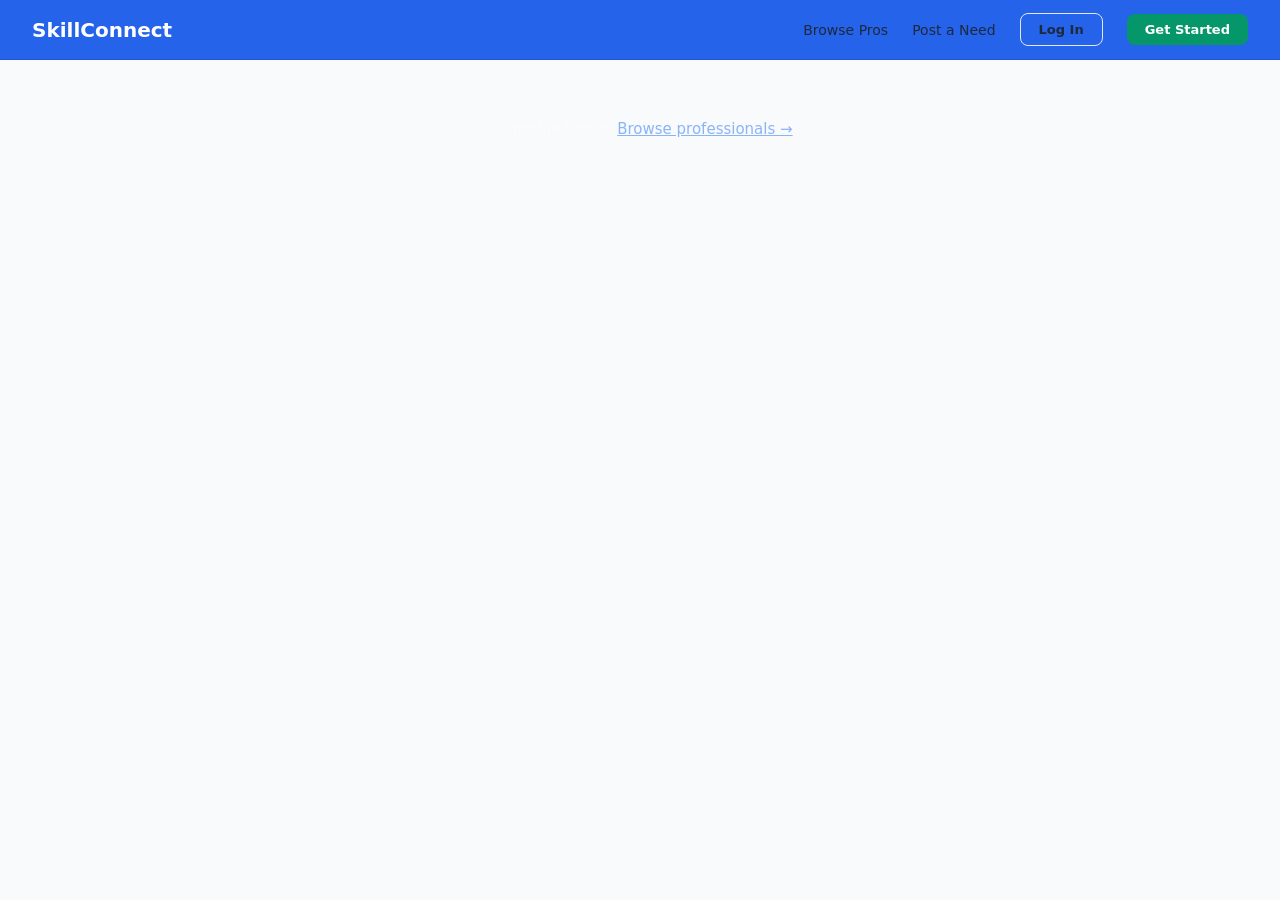
<file: profile.html>
<!DOCTYPE html>
<html lang="en">
<head>
  <meta charset="UTF-8"/>
  <meta name="viewport" content="width=device-width, initial-scale=1.0"/>
  <title>Profile — SkillConnect</title>
  <style>
    :root {
      --bg-main: #f8fafc;
      --bg-card: #ffffff;
      --bg-sidebar: #f1f5f9;
      --border: #e2e8f0;
      --primary-blue: #2563eb;
      --success-green: #059669;
      --text-main: #1e293b;
      --text-secondary: #64748b;
      --text-muted: #94a3b8;
      --shadow: 0 2px 8px rgba(0, 0, 0, 0.08), 0 4px 12px rgba(0, 0, 0, 0.1);
    }

    * { box-sizing: border-box; margin: 0; padding: 0; }

    html, body {
      min-height: 100vh;
      background: var(--bg-main);
      font-family: "Inter", "Segoe UI", system-ui, sans-serif;
      color: var(--text-main);
    }

    nav {
      position: sticky; top: 0; z-index: 100;
      display: flex; align-items: center; gap: 24px;
      padding: 0 32px; height: 60px;
      background: var(--primary-blue);
      border-bottom: 1px solid rgba(0, 0, 0, 0.1);
    }
    .nav-logo { font-size: 20px; font-weight: 800; color: #fff; text-decoration: none; margin-right: auto; }
    .nav-logo span { color: var(--accent); }
    nav a { color: var(--text-dim); text-decoration: none; font-size: 14px; font-weight: 500; transition: color 0.2s; }
    nav a:hover { color: #fff; }
    .nav-avatar {
      width: 36px; height: 36px; border-radius: 8px;
      background: var(--accent);
      display: flex; align-items: center; justify-content: center;
      font-weight: 800; font-size: 13px; cursor: pointer; color: #fff;
    }
    .nav-btn { padding: 8px 18px; border-radius: 8px; font-weight: 600; font-size: 13px; text-decoration: none; transition: all 0.2s; }
    .nav-btn-outline { border: 1px solid var(--border); color: var(--text-dim); }
    .nav-btn-outline:hover { border-color: var(--accent); color: var(--accent); }
    .nav-btn-filled { background: var(--success-green); color: #fff; font-weight: 700; }
    .nav-btn-filled:hover { transform: translateY(-1px); box-shadow: 0 6px 16px rgba(99, 102, 241, 0.3); }

    /* BANNER */
    .profile-banner {
      height: 200px;
      background: linear-gradient(135deg, rgba(138,180,248,0.12), rgba(123,97,255,0.12));
      border-bottom: 1px solid rgba(255,255,255,0.08);
      position: relative;
    }
    .banner-pattern {
      position: absolute; inset: 0;
      background-image: radial-gradient(circle at 1px 1px, rgba(255,255,255,0.05) 1px, transparent 0);
      background-size: 32px 32px;
    }

    .profile-body { max-width: 1100px; margin: 0 auto; padding: 0 40px 80px; position: relative; z-index: 1; }

    /* PROFILE HEADER */
    .profile-header {
      display: flex; gap: 28px; align-items: flex-end;
      margin-top: -50px; margin-bottom: 40px;
    }
    .profile-big-av {
      width: 100px; height: 100px; font-size: 34px;
      border-radius: 20px;
      border: 3px solid #0f2027;
      display: flex; align-items: center; justify-content: center;
      font-weight: 800; color: white;
      background: linear-gradient(135deg, #8ab4f8, #7b61ff);
      flex-shrink: 0; position: relative;
    }
    .avail-badge {
      position: absolute; bottom: -8px; right: -8px;
      background: #00e682; color: #0f2027;
      font-size: 9px; font-weight: 800; text-transform: uppercase; letter-spacing: 0.5px;
      padding: 3px 8px; border-radius: 50px;
      border: 2px solid #0f2027;
    }
    .profile-header-info { flex: 1; padding-bottom: 6px; }
    .profile-name { font-size: 30px; font-weight: 800; margin-bottom: 4px; }
    .profile-role { font-size: 15px; color: rgba(255,255,255,0.5); margin-bottom: 10px; }
    .profile-meta { display: flex; gap: 20px; flex-wrap: wrap; }
    .meta-item { font-size: 13px; color: rgba(255,255,255,0.5); display: flex; align-items: center; gap: 5px; }
    .profile-header-actions { display: flex; gap: 12px; align-items: flex-end; padding-bottom: 6px; }

    .btn-primary {
      padding: 10px 22px; background: #8ab4f8; color: #0f2027;
      border: none; border-radius: 10px; font-weight: 700; font-size: 13px;
      cursor: pointer; text-decoration: none; transition: all 0.2s;
    }
    .btn-primary:hover { transform: translateY(-2px); box-shadow: 0 6px 18px rgba(138,180,248,0.4); }
    .btn-secondary {
      padding: 10px 20px;
      background: rgba(255,255,255,0.08);
      border: 1px solid rgba(255,255,255,0.2);
      border-radius: 10px; color: #fff;
      font-weight: 600; font-size: 13px;
      cursor: pointer; text-decoration: none; transition: all 0.2s;
    }
    .btn-secondary:hover { background: rgba(255,255,255,0.12); }

    /* LAYOUT */
    .profile-layout { display: grid; grid-template-columns: 1fr 300px; gap: 28px; align-items: start; }

    /* GLASS CARD */
    .glass-card {
      background: rgba(255,255,255,0.08);
      backdrop-filter: blur(12px);
      border: 1px solid rgba(255,255,255,0.15);
      border-radius: 16px; padding: 24px;
      margin-bottom: 20px;
    }

    .section-heading {
      font-size: 16px; font-weight: 700;
      margin-bottom: 16px; padding-bottom: 12px;
      border-bottom: 1px solid rgba(255,255,255,0.08);
      display: flex; align-items: center; gap: 8px;
    }
    .about-text { color: rgba(255,255,255,0.6); font-size: 14px; line-height: 1.8; margin-bottom: 10px; }

    /* SKILLS */
    .skills-cloud { display: flex; flex-wrap: wrap; gap: 8px; }
    .skill-pill {
      padding: 7px 16px; border-radius: 50px;
      background: rgba(138,180,248,0.1);
      border: 1px solid rgba(138,180,248,0.2);
      color: #8ab4f8; font-size: 13px; font-weight: 600;
      transition: all 0.2s; cursor: default;
    }
    .skill-pill:hover { background: rgba(138,180,248,0.18); transform: scale(1.04); }

    /* PORTFOLIO */
    .portfolio-grid { display: grid; grid-template-columns: repeat(2,1fr); gap: 14px; }
    .portfolio-card {
      border-radius: 12px;
      border: 1px solid rgba(255,255,255,0.1);
      overflow: hidden;
      background: rgba(255,255,255,0.05);
      transition: all 0.3s;
    }
    .portfolio-card:hover { transform: translateY(-4px); border-color: rgba(138,180,248,0.3); }
    .portfolio-thumb { height: 120px; display: flex; align-items: center; justify-content: center; font-size: 36px; }
    .portfolio-info { padding: 12px; }
    .portfolio-title { font-weight: 700; font-size: 13px; margin-bottom: 4px; }
    .portfolio-desc { font-size: 12px; color: rgba(255,255,255,0.45); line-height: 1.5; }
    .portfolio-link { display: inline-flex; align-items: center; gap: 4px; font-size: 12px; color: #8ab4f8; margin-top: 6px; text-decoration: none; font-weight: 600; }

    /* REVIEWS */
    .review-summary {
      display: flex; gap: 24px; align-items: center;
      padding: 20px;
      background: rgba(255,255,255,0.05);
      border: 1px solid rgba(255,255,255,0.1);
      border-radius: 12px; margin-bottom: 16px;
    }
    .big-rating { font-size: 52px; font-weight: 800; line-height: 1; color: #8ab4f8; }
    .stars { color: #ffc940; }
    .rating-bars { flex: 1; }
    .rating-bar-row { display: flex; align-items: center; gap: 10px; margin-bottom: 6px; font-size: 12px; color: rgba(255,255,255,0.4); }
    .bar-track { flex: 1; height: 5px; background: rgba(255,255,255,0.06); border-radius: 3px; }
    .bar-fill { height: 100%; border-radius: 3px; background: #ffc940; }

    .review-card {
      padding: 18px;
      background: rgba(255,255,255,0.05);
      border: 1px solid rgba(255,255,255,0.08);
      border-radius: 12px; margin-bottom: 10px;
    }
    .review-header { display: flex; justify-content: space-between; align-items: center; margin-bottom: 10px; }
    .reviewer { display: flex; align-items: center; gap: 10px; }
    .rev-av { width: 34px; height: 34px; font-size: 13px; border-radius: 50%; display: flex; align-items: center; justify-content: center; font-weight: 700; color: white; }
    .rev-name { font-weight: 700; font-size: 14px; }
    .rev-date { font-size: 12px; color: rgba(255,255,255,0.4); }
    .review-text { font-size: 13px; color: rgba(255,255,255,0.55); line-height: 1.6; }

    /* CONTACT CARD */
    .contact-card {
      background: rgba(255,255,255,0.08);
      backdrop-filter: blur(12px);
      border: 1px solid rgba(255,255,255,0.15);
      border-radius: 16px; padding: 24px;
      position: sticky; top: 80px; margin-bottom: 16px;
    }
    .contact-rate { text-align: center; margin-bottom: 18px; padding-bottom: 18px; border-bottom: 1px solid rgba(255,255,255,0.08); }
    .rate-big { font-size: 32px; font-weight: 800; color: #8ab4f8; }
    .rate-label { font-size: 12px; color: rgba(255,255,255,0.45); margin-top: 2px; }
    .contact-stats { display: grid; grid-template-columns: 1fr 1fr; gap: 10px; margin-bottom: 18px; }
    .c-stat { text-align: center; padding: 12px; background: rgba(255,255,255,0.05); border-radius: 10px; border: 1px solid rgba(255,255,255,0.08); }
    .c-stat-val { font-weight: 800; font-size: 18px; }
    .c-stat-label { font-size: 10px; color: rgba(255,255,255,0.4); text-transform: uppercase; letter-spacing: 0.5px; margin-top: 2px; }
    .contact-btn-main {
      width: 100%; padding: 14px;
      background: #8ab4f8; color: #0f2027;
      font-weight: 800; font-size: 14px;
      border: none; border-radius: 50px; cursor: pointer; transition: all 0.25s;
      margin-bottom: 10px; font-family: "Segoe UI", sans-serif;
    }
    .contact-btn-main:hover { transform: translateY(-2px); box-shadow: 0 10px 28px rgba(138,180,248,0.4); }
    .contact-btn-sec {
      width: 100%; padding: 12px;
      background: rgba(255,255,255,0.06);
      border: 1px solid rgba(255,255,255,0.15);
      border-radius: 50px; color: rgba(255,255,255,0.8);
      font-weight: 600; font-size: 13px; cursor: pointer; transition: all 0.2s;
      font-family: "Segoe UI", sans-serif;
    }
    .contact-btn-sec:hover { background: rgba(255,255,255,0.1); border-color: rgba(255,255,255,0.3); }
    .response-time { text-align: center; margin-top: 12px; font-size: 12px; color: rgba(255,255,255,0.4); }
    .response-time span { color: #00e682; font-weight: 600; }

    .verified-card {
      background: rgba(0,230,130,0.06);
      border: 1px solid rgba(0,230,130,0.15);
      border-radius: 14px; padding: 18px;
    }
    .verified-title { font-size: 13px; font-weight: 700; color: #00e682; margin-bottom: 6px; }
    .verified-text { font-size: 12px; color: rgba(255,255,255,0.45); line-height: 1.6; }

    /* OWN PROFILE EDIT */
    .edit-banner {
      background: rgba(138,180,248,0.08);
      border: 1px solid rgba(138,180,248,0.2);
      border-radius: 12px; padding: 14px 18px;
      display: flex; justify-content: space-between; align-items: center;
      margin-bottom: 20px; font-size: 14px; color: rgba(255,255,255,0.7);
    }

    .loading { text-align: center; padding: 60px; color: rgba(255,255,255,0.4); font-size: 15px; }
    .empty { text-align: center; padding: 40px; color: rgba(255,255,255,0.35); font-size: 14px; }

    @keyframes fadeInUp { from{opacity:0;transform:translateY(20px)} to{opacity:1;transform:translateY(0)} }
    .fade-up { animation: fadeInUp 0.5s ease both; }
    .fade-up-2 { animation: fadeInUp 0.5s 0.1s ease both; }
    .fade-up-3 { animation: fadeInUp 0.5s 0.2s ease both; }
  </style>

  <!-- MOBILE RESPONSIVE STYLES -->
  <style>
    @media (max-width: 768px) {
      html, body { overflow-x: hidden; }
      nav { padding: 0 16px !important; height: 56px !important; gap: 12px !important; }
      .nav-logo { font-size: 17px !important; }
      nav a:not(.nav-logo):not(.nav-btn):not(.nav-avatar):not(#navDash):not(#navMessages):not(.active) { display: none !important; }
      .hamburger { display: flex !important; }
      .mobile-menu.open { display: flex !important; }
      .hero { flex-direction: column !important; padding: 40px 20px !important; gap: 32px !important; min-height: auto !important; text-align: center; }
      .hero-right { display: none !important; }
      .hero-ctas, .cta-banner-btns { justify-content: center !important; }
      .hero-eyebrow { justify-content: center; }
      .stats-bar { display: grid !important; grid-template-columns: repeat(2,1fr) !important; padding: 24px 20px !important; gap: 20px !important; }
      section { padding: 48px 20px !important; }
      .how-grid, .testi-grid, .why-grid { grid-template-columns: 1fr !important; gap: 14px !important; }
      .cat-grid { grid-template-columns: repeat(2,1fr) !important; gap: 12px !important; }
      .cta-banner { margin: 0 16px 48px !important; padding: 36px 20px !important; }
      .cta-banner-btns { flex-direction: column !important; align-items: center; }
      footer { flex-direction: column !important; text-align: center; gap: 12px !important; padding: 24px 20px !important; }
      .footer-links { flex-wrap: wrap; justify-content: center; }
    }
    @media (max-width: 900px) {
      .dash-layout, .admin-layout, .messages-layout { flex-direction: column !important; }
      .dash-nav, .dash-sidebar, .admin-sidebar { width: 100% !important; height: auto !important; position: relative !important; top: 0 !important; border-right: none !important; border-bottom: 1px solid rgba(255,255,255,0.08) !important; padding: 10px 12px !important; display: flex !important; flex-direction: row !important; flex-wrap: wrap !important; gap: 4px !important; overflow-x: auto !important; }
      .dash-user, .sidebar-user, .dash-nav-section, .dash-nav-label, .sidebar-label { display: none !important; }
      .dash-nav-item, .sidebar-item { flex: none !important; padding: 8px 12px !important; font-size: 12px !important; width: auto !important; }
      .dash-main, .admin-main { padding: 20px 16px 40px !important; }
      .stats-row, .stats-grid { grid-template-columns: repeat(2,1fr) !important; gap: 12px !important; }
      .two-col, .post-body { grid-template-columns: 1fr !important; gap: 16px !important; }
      .rec-grid, .pros-grid { grid-template-columns: repeat(2,1fr) !important; gap: 12px !important; }
      .dash-top { flex-direction: column !important; gap: 16px !important; align-items: flex-start !important; }
      .browse-body { flex-direction: column !important; padding: 0 20px 60px !important; }
      .sidebar { width: 100% !important; border-right: none !important; border-bottom: 1px solid rgba(255,255,255,0.08) !important; padding: 20px 0 !important; }
      .profile-layout { grid-template-columns: 1fr !important; }
      .contact-card { position: relative !important; top: 0 !important; }
      .profile-header { flex-wrap: wrap !important; margin-top: -30px !important; }
      .profile-body { padding: 0 20px 60px !important; }
      .tips-sidebar { position: relative !important; top: 0 !important; }
      .form-row, .contact-options { grid-template-columns: 1fr !important; gap: 0 !important; }
      .submit-area { flex-direction: column !important; }
      .charts-grid { grid-template-columns: 1fr !important; }
      .portfolio-grid { grid-template-columns: 1fr !important; }
    }
    @media (max-width: 600px) {
      .glass { padding: 28px 20px !important; }
      .register-box { padding: 28px 20px !important; }
      .pw-row { grid-template-columns: 1fr !important; }
      .pros-grid, .rec-grid { grid-template-columns: 1fr !important; }
      input, select, textarea { font-size: 16px !important; }
      .full-card, .glass-card { padding: 16px !important; }
      .post-form { padding: 20px 16px !important; }
      .search-input, .filter-select { width: 100% !important; }
      .filter-bar { flex-direction: column !important; gap: 8px !important; }
    }
    @media (max-width: 768px) {
      body.messages-page { overflow: auto !important; }
      .conv-sidebar { width: 100% !important; height: 220px !important; border-right: none !important; border-bottom: 1px solid rgba(255,255,255,0.08) !important; flex-shrink: 0 !important; }
      .chat-window { height: calc(100vh - 276px) !important; min-height: 380px !important; }
      .msg-bubble { max-width: 85% !important; }
    }
    .hamburger { display: none; flex-direction: column; gap: 5px; cursor: pointer; padding: 4px; background: none; border: none; }
    .hamburger span { display: block; width: 22px; height: 2px; background: rgba(255,255,255,0.8); border-radius: 2px; transition: all 0.3s; }
    .mobile-menu { display: none; position: fixed; top: 56px; left: 0; right: 0; background: rgba(15,32,39,0.97); backdrop-filter: blur(14px); border-bottom: 1px solid rgba(255,255,255,0.1); padding: 12px 16px; z-index: 99; flex-direction: column; gap: 4px; }
    .mobile-menu a { padding: 12px 16px; border-radius: 10px; color: rgba(255,255,255,0.7) !important; text-decoration: none; font-size: 15px; font-weight: 500; display: block !important; }
    .mobile-menu a:hover { background: rgba(255,255,255,0.07); color: #fff !important; }
    .mobile-menu .menu-divider { height: 1px; background: rgba(255,255,255,0.08); margin: 8px 0; }
    @media (max-width: 768px) { .hamburger { display: flex !important; } }
  </style>

</head>
<body>

  <nav>
    <a href="index.html" class="nav-logo">Skill<span>Connect</span></a>
    <a href="browse.html">Browse Pros</a>
    <a href="post-need.html">Post a Need</a>
    <a href="messages.html" id="navMessages" style="display:none">Messages</a>
    <div class="nav-avatar" id="navAvatar" style="display:none">?</div>
    <a href="login.html" class="nav-btn nav-btn-outline" id="navLogin">Log In</a>
    <a href="register.html" class="nav-btn nav-btn-filled" id="navRegister">Get Started</a>
  </nav>

  <div id="pageContent">
    <div class="loading">Loading profile...</div>
  </div>

  <script>
    const API = 'https://skillconnect-backend-production.up.railway.app/api'
    const COLORS = [
      'linear-gradient(135deg,#8ab4f8,#7b61ff)',
      'linear-gradient(135deg,#00e682,#8ab4f8)',
      'linear-gradient(135deg,#7b61ff,#ff6b6b)',
      'linear-gradient(135deg,#ff6b6b,#ff8e53)',
      'linear-gradient(135deg,#00d4ff,#7b61ff)',
    ]

    window.addEventListener('DOMContentLoaded', () => {
      // Nav setup
      const loggedUser = JSON.parse(localStorage.getItem('user') || 'null')
      if (loggedUser) {
        const initials = loggedUser.name.split(' ').map(n=>n[0]).join('').toUpperCase().slice(0,2)
        document.getElementById('navAvatar').textContent = initials
        document.getElementById('navAvatar').style.display = 'flex'
        document.getElementById('navMessages').style.display = 'inline'
        document.getElementById('navLogin').style.display = 'none'
        document.getElementById('navRegister').style.display = 'none'
      }

      // Get profile id from URL or logged in user
      const params = new URLSearchParams(window.location.search)
      const profileId = params.get('id') || (loggedUser ? loggedUser.id : null)

      if (!profileId) {
        document.getElementById('pageContent').innerHTML = `<div class="loading">No profile found. <a href="browse.html" style="color:#8ab4f8">Browse professionals →</a></div>`
        return
      }

      loadProfile(profileId, loggedUser)
    })

    async function loadProfile(id, loggedUser) {
      try {
        const res = await fetch(`${API}/users/${id}`)
        if (!res.ok) throw new Error('Not found')
        const user = await res.json()
        renderProfile(user, loggedUser)
      } catch {
        document.getElementById('pageContent').innerHTML = `<div class="loading">Profile not found. <a href="browse.html" style="color:#8ab4f8">Browse professionals →</a></div>`
      }
    }

    function renderProfile(user, loggedUser) {
      const initials = user.name.split(' ').map(n=>n[0]).join('').toUpperCase().slice(0,2)
      const color = COLORS[user.id % COLORS.length] || COLORS[0]
      const isOwn = loggedUser && loggedUser.id === user.id

      let skills = []
      try { skills = Array.isArray(user.skills) ? user.skills : JSON.parse(user.skills || '[]') } catch {}

      const msgUrl = `messages.html?to=${user.id}`

      document.title = `${user.name} — SkillConnect`

      document.getElementById('pageContent').innerHTML = `
        <div class="profile-banner"><div class="banner-pattern"></div></div>

        <div class="profile-body">

          ${isOwn ? `
          <div class="edit-banner fade-up">
            <span>👤 This is your profile — keep it up to date to attract more clients.</span>
            <a href="dashboard.html" class="btn-secondary" style="padding:8px 16px;font-size:12px;">Go to Dashboard</a>
          </div>` : ''}

          <!-- HEADER -->
          <div class="profile-header fade-up">
            <div class="profile-big-av" style="background:${color}">
              ${initials}
              <span class="avail-badge">Available</span>
            </div>
            <div class="profile-header-info">
              <h1 class="profile-name">${user.name}</h1>
              <div class="profile-role">${skills[0] || 'Professional'} · SkillConnect</div>
              <div class="profile-meta">
                <span class="meta-item"><span class="stars">★★★★★</span> New Member</span>
                <span class="meta-item">✅ Verified Account</span>
                ${user.portfolio_link ? `<span class="meta-item"><a href="${user.portfolio_link}" target="_blank" style="color:#8ab4f8;text-decoration:none;">🔗 Portfolio</a></span>` : ''}
              </div>
            </div>
            ${!isOwn ? `
            <div class="profile-header-actions">
              <a href="${msgUrl}" class="btn-secondary">💬 Message</a>
              <a href="${msgUrl}" class="btn-primary">Hire ${user.name.split(' ')[0]} →</a>
            </div>` : ''}
          </div>

          <div class="profile-layout">
            <!-- LEFT -->
            <div>
              <!-- ABOUT -->
              <div class="glass-card fade-up">
                <div class="section-heading">👤 About</div>
                ${user.bio
                  ? `<p class="about-text">${user.bio}</p>`
                  : `<p class="about-text" style="color:rgba(255,255,255,0.3);">No bio added yet.</p>`
                }
              </div>

              <!-- SKILLS -->
              <div class="glass-card fade-up-2">
                <div class="section-heading">🛠️ Skills & Technologies</div>
                ${skills.length
                  ? `<div class="skills-cloud">${skills.map(s=>`<span class="skill-pill">${s}</span>`).join('')}</div>`
                  : `<p style="color:rgba(255,255,255,0.3);font-size:14px;">No skills listed yet.</p>`
                }
              </div>

              <!-- PORTFOLIO -->
              ${user.portfolio_link ? `
              <div class="glass-card fade-up-3">
                <div class="section-heading">💼 Portfolio</div>
                <div style="padding:16px;background:rgba(255,255,255,0.05);border-radius:10px;border:1px solid rgba(255,255,255,0.1);">
                  <div style="font-size:13px;color:rgba(255,255,255,0.5);margin-bottom:8px;">External Portfolio</div>
                  <a href="${user.portfolio_link}" target="_blank" class="portfolio-link" style="font-size:14px;">🔗 ${user.portfolio_link} →</a>
                </div>
              </div>` : ''}

              <!-- REVIEWS -->
              <div class="glass-card fade-up">
                <div class="section-heading">⭐ Reviews</div>
                <div class="empty" style="padding:24px;">No reviews yet — be the first to work with ${user.name.split(' ')[0]}!</div>
              </div>
            </div>

            <!-- RIGHT -->
            <div>
              <div class="contact-card fade-up-2">
                <div class="contact-rate">
                  <div class="rate-big">Available</div>
                  <div class="rate-label">for hire on SkillConnect</div>
                </div>
                <div class="contact-stats">
                  <div class="c-stat"><div class="c-stat-val">${skills.length}</div><div class="c-stat-label">Skills</div></div>
                  <div class="c-stat"><div class="c-stat-val">New</div><div class="c-stat-label">Member</div></div>
                  <div class="c-stat"><div class="c-stat-val">✅</div><div class="c-stat-label">Verified</div></div>
                  <div class="c-stat"><div class="c-stat-val">—</div><div class="c-stat-label">Avg Reply</div></div>
                </div>
                ${!isOwn ? `
                <button class="contact-btn-main" onclick="window.location='${msgUrl}'">💬 Send a Message</button>
                <button class="contact-btn-sec">📋 Request a Quote</button>
                <div class="response-time">Member of <span>SkillConnect</span></div>
                ` : `
                <a href="dashboard.html" class="contact-btn-main" style="display:block;text-align:center;text-decoration:none;">Go to Dashboard →</a>
                `}
              </div>

              <div class="verified-card">
                <div class="verified-title">✅ Verified Professional</div>
                <div class="verified-text">Account verified · Skills listed · Active on SkillConnect</div>
              </div>
            </div>
          </div>
        </div>
      `
    }
  </script>

  <!-- MOBILE HAMBURGER MENU -->
  <script>
    (function() {
      // Add hamburger button and mobile menu to nav
      window.addEventListener('DOMContentLoaded', function() {
        const nav = document.querySelector('nav');
        if (!nav) return;

        // Create hamburger
        const hamburger = document.createElement('button');
        hamburger.className = 'hamburger';
        hamburger.setAttribute('aria-label', 'Menu');
        hamburger.innerHTML = '<span></span><span></span><span></span>';
        nav.appendChild(hamburger);

        // Create mobile menu
        const mobileMenu = document.createElement('div');
        mobileMenu.className = 'mobile-menu';
        mobileMenu.id = 'mobileMenu';

        // Get nav links
        const links = nav.querySelectorAll('a:not(.nav-logo)');
        links.forEach(link => {
          const clone = link.cloneNode(true);
          mobileMenu.appendChild(clone);
        });

        // Add sign out if logged in
        const user = JSON.parse(localStorage.getItem('user') || 'null');
        if (user) {
          const divider = document.createElement('div');
          divider.className = 'menu-divider';
          mobileMenu.appendChild(divider);
          const signout = document.createElement('a');
          signout.href = '#';
          signout.textContent = '🚪 Sign Out';
          signout.style.color = '#ff8080';
          signout.addEventListener('click', function(e) {
            e.preventDefault();
            localStorage.clear();
            window.location.href = 'login.html';
          });
          mobileMenu.appendChild(signout);
        }

        document.body.appendChild(mobileMenu);

        hamburger.addEventListener('click', function() {
          mobileMenu.classList.toggle('open');
        });

        // Close on outside click
        document.addEventListener('click', function(e) {
          if (!nav.contains(e.target)) {
            mobileMenu.classList.remove('open');
          }
        });
      });
    })();
  </script>

</body>
</html>
</file>
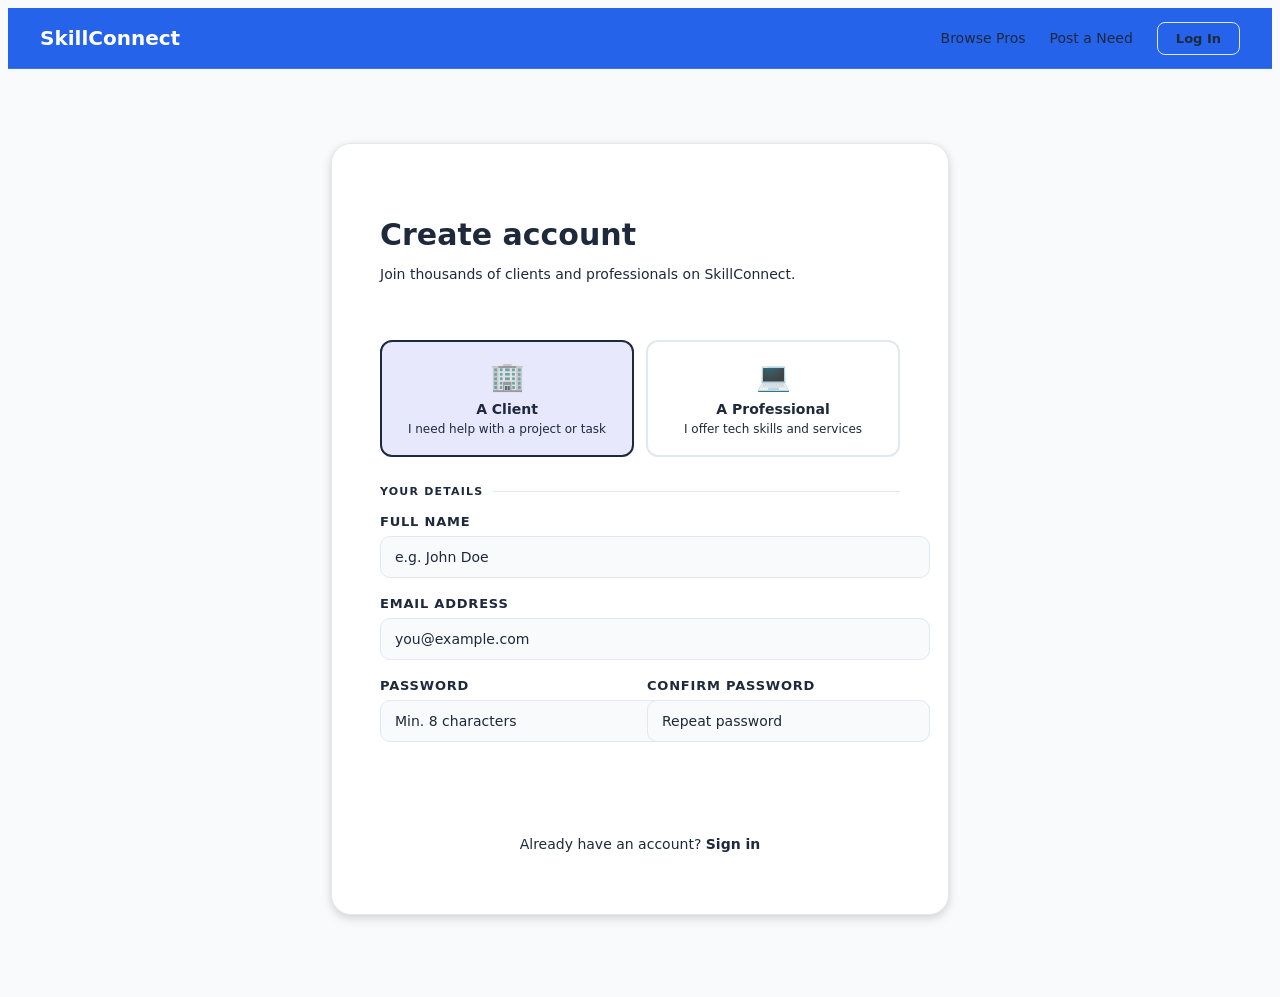
<file: register.html>
<!DOCTYPE html>
<html lang="en">
<head>
  <meta charset="UTF-8"/>
  <meta name="viewport" content="width=device-width, initial-scale=1.0"/>
  <title>Register — SkillConnect</title>
  <style>
    :root {
      --bg-main: #f8fafc;
      --bg-card: #ffffff;
      --border: #e2e8f0;
      --primary-blue: #2563eb;
      --success-green: #059669;
      --text-main: #1e293b;
      --text-secondary: #64748b;
      --text-muted: #94a3b8;
      --shadow: 0 2px 8px rgba(0, 0, 0, 0.08), 0 4px 12px rgba(0, 0, 0, 0.1);
    }
      --shadow: 0 4px 6px -1px rgba(0, 0, 0, 0.2), 0 2px 4px -1px rgba(0, 0, 0, 0.1);
    }

    * { box-sizing: border-box; margin: 0; padding: 0; }

    html, body {
      min-height: 100vh;
      background: var(--bg-main);
      font-family: "Inter", "Segoe UI", system-ui, sans-serif;
      color: var(--text-main);
    }

    nav {
      position: sticky; top: 0; z-index: 100;
      display: flex; align-items: center; gap: 24px;
      padding: 0 32px; height: 60px;
      background: var(--primary-blue);
      border-bottom: 1px solid rgba(255, 255, 255, 0.1);
    }
    .nav-logo { font-size: 20px; font-weight: 800; color: #fff; text-decoration: none; margin-right: auto; }
    .nav-logo span { color: var(--accent); }
    nav a { color: var(--text-dim); text-decoration: none; font-size: 14px; font-weight: 500; transition: color 0.2s; }
    nav a:hover { color: #fff; }
    .nav-btn { padding: 8px 18px; border-radius: 8px; font-weight: 600; font-size: 13px; border: 1px solid var(--border); color: var(--text-dim); transition: all 0.2s; }
    .nav-btn:hover { border-color: var(--accent); color: var(--accent); }

    .register-page {
      min-height: calc(100vh - 60px);
      display: flex; align-items: center; justify-content: center;
      padding: 40px 20px;
    }

    .register-box {
      width: 100%; max-width: 520px;
      background: var(--bg-card);
      border: 1px solid var(--border);
      border-radius: 20px; padding: 48px;
      box-shadow: var(--shadow);
      animation: fadeInUp 0.6s ease both;
    }

    @keyframes fadeInUp { from{opacity:0;transform:translateY(30px)} to{opacity:1;transform:translateY(0)} }

    .reg-title { font-size: 30px; font-weight: 800; margin-bottom: 6px; }
    .reg-sub { color: var(--text-dim); font-size: 14px; margin-bottom: 32px; }

    .role-toggle { display: grid; grid-template-columns: 1fr 1fr; gap: 12px; margin-bottom: 28px; }
    .role-card {
      padding: 18px 14px; border-radius: 12px;
      border: 2px solid var(--border);
      cursor: pointer; transition: all 0.25s; text-align: center;
      background: transparent;
    }
    .role-card:hover { border-color: var(--accent); }
    .role-card.active { border-color: var(--accent); background: rgba(99, 102, 241, 0.15); }
    .role-card-icon { font-size: 28px; margin-bottom: 8px; }
    .role-card-title { font-weight: 700; font-size: 14px; margin-bottom: 4px; }
    .role-card-desc { font-size: 12px; color: var(--text-dim); line-height: 1.4; }

    .section-label {
      font-size: 11px; text-transform: uppercase; letter-spacing: 1.2px;
      color: var(--text-dim); font-weight: 700;
      margin: 24px 0 16px;
      display: flex; align-items: center; gap: 10px;
    }
    .section-label::after { content:''; flex:1; height:1px; background:var(--border); }

    .form-group { margin-bottom: 18px; }
    label {
      display: block; font-size: 13px; font-weight: 600;
      color: var(--accent); margin-bottom: 7px;
      text-transform: uppercase; letter-spacing: 0.8px;
    }
    input, textarea {
      width: 100%; padding: 12px 14px;
      background: var(--bg-main);
      border: 1px solid var(--border);
      border-radius: 10px; color: var(--text-main);
      font-size: 14px; font-family: "Inter", "Segoe UI", system-ui, sans-serif;
      outline: none; transition: border-color 0.25s, box-shadow 0.25s;
      resize: vertical;
    }
    input::placeholder, textarea::placeholder { color: var(--text-dim); }
    input:focus, textarea:focus { border-color: var(--accent); box-shadow: 0 0 0 3px rgba(99, 102, 241, 0.1); }

    .pw-row { display: grid; grid-template-columns: 1fr 1fr; gap: 14px; }

    .pro-fields { display: none; }
    .pro-fields.visible { display: block; }

    .skills-multi {
      display: flex; flex-wrap: wrap; gap: 8px; padding: 12px;
      background: var(--bg-main); border: 1px solid var(--border);
      border-radius: 10px; min-height: 52px; cursor: pointer; transition: border-color 0.25s;
    }
    .skills-multi:focus-within { border-color: var(--accent); }
    .skill-chip {
      display: inline-flex; align-items: center; gap: 5px; padding: 4px 10px;
      border-radius: 50px; background: rgba(99, 102, 241, 0.15); color: #a5b4fc;
      font-size: 13px; font-weight: 600; cursor: pointer;
    }
    .skill-chip:hover { background: rgba(99, 102, 241, 0.25); }
    .skills-dropdown {
      display: none; flex-wrap: wrap; gap: 8px; padding: 12px;
      background: var(--bg-sidebar); border: 1px solid var(--border);
      border-top: none; border-radius: 0 0 10px 10px;
    }
    .skills-dropdown.open { display: flex; }
    .skill-option {
      padding: 6px 14px; border-radius: 50px;
      background: transparent; border: 1px solid var(--border);
      color: var(--text-dim); font-size: 13px; font-weight: 600;
      cursor: pointer; transition: all 0.2s;
    }
    .skill-option:hover, .skill-option.selected { background: rgba(99, 102, 241, 0.15); color: #a5b4fc; border-color: var(--accent); }

    .submit-btn {
      width: 100%; padding: 15px; background: var(--accent); color: #fff;
      font-weight: 800; font-size: 15px; border: none; border-radius: 50px;
      cursor: pointer; margin-top: 8px; transition: all 0.25s;
      font-family: "Inter", "Segoe UI", system-ui, sans-serif;
    }
    .submit-btn:hover { transform: translateY(-2px); box-shadow: 0 10px 15px -3px rgba(99, 102, 241, 0.3); }
    .submit-btn:disabled { opacity: 0.6; cursor: not-allowed; transform: none; box-shadow: none; }

    .login-link { text-align: center; margin-top: 20px; font-size: 14px; color: var(--text-dim); }
    .login-link a { color: var(--accent); text-decoration: none; font-weight: 600; }

    .msg { margin-top: 14px; padding: 10px 14px; border-radius: 8px; font-size: 14px; display: none; }
    .msg.error { background: rgba(239, 68, 68, 0.15); border: 1px solid rgba(239, 68, 68, 0.3); color: #f87171; display: block; }
    .msg.success { background: rgba(52, 211, 153, 0.15); border: 1px solid rgba(52, 211, 153, 0.3); color: #6ee7b7; display: block; }
  </style>

  <!-- MOBILE RESPONSIVE STYLES -->
  <style>
    @media (max-width: 768px) {
      html, body { overflow-x: hidden; }
      nav { padding: 0 16px !important; height: 56px !important; gap: 12px !important; }
      .nav-logo { font-size: 17px !important; }
      nav a:not(.nav-logo):not(.nav-btn):not(.nav-avatar):not(#navDash):not(#navMessages):not(.active) { display: none !important; }
      .hamburger { display: flex !important; }
      .mobile-menu.open { display: flex !important; }
      .hero { flex-direction: column !important; padding: 40px 20px !important; gap: 32px !important; min-height: auto !important; text-align: center; }
      .hero-right { display: none !important; }
      .hero-ctas, .cta-banner-btns { justify-content: center !important; }
      .hero-eyebrow { justify-content: center; }
      .stats-bar { display: grid !important; grid-template-columns: repeat(2,1fr) !important; padding: 24px 20px !important; gap: 20px !important; }
      section { padding: 48px 20px !important; }
      .how-grid, .testi-grid, .why-grid { grid-template-columns: 1fr !important; gap: 14px !important; }
      .cat-grid { grid-template-columns: repeat(2,1fr) !important; gap: 12px !important; }
      .cta-banner { margin: 0 16px 48px !important; padding: 36px 20px !important; }
      .cta-banner-btns { flex-direction: column !important; align-items: center; }
      footer { flex-direction: column !important; text-align: center; gap: 12px !important; padding: 24px 20px !important; }
      .footer-links { flex-wrap: wrap; justify-content: center; }
    }
    @media (max-width: 900px) {
      .dash-layout, .admin-layout, .messages-layout { flex-direction: column !important; }
      .dash-nav, .dash-sidebar, .admin-sidebar { width: 100% !important; height: auto !important; position: relative !important; top: 0 !important; border-right: none !important; border-bottom: 1px solid rgba(255,255,255,0.08) !important; padding: 10px 12px !important; display: flex !important; flex-direction: row !important; flex-wrap: wrap !important; gap: 4px !important; overflow-x: auto !important; }
      .dash-user, .sidebar-user, .dash-nav-section, .dash-nav-label, .sidebar-label { display: none !important; }
      .dash-nav-item, .sidebar-item { flex: none !important; padding: 8px 12px !important; font-size: 12px !important; width: auto !important; }
      .dash-main, .admin-main { padding: 20px 16px 40px !important; }
      .stats-row, .stats-grid { grid-template-columns: repeat(2,1fr) !important; gap: 12px !important; }
      .two-col, .post-body { grid-template-columns: 1fr !important; gap: 16px !important; }
      .rec-grid, .pros-grid { grid-template-columns: repeat(2,1fr) !important; gap: 12px !important; }
      .dash-top { flex-direction: column !important; gap: 16px !important; align-items: flex-start !important; }
      .browse-body { flex-direction: column !important; padding: 0 20px 60px !important; }
      .sidebar { width: 100% !important; border-right: none !important; border-bottom: 1px solid rgba(255,255,255,0.08) !important; padding: 20px 0 !important; }
      .profile-layout { grid-template-columns: 1fr !important; }
      .contact-card { position: relative !important; top: 0 !important; }
      .profile-header { flex-wrap: wrap !important; margin-top: -30px !important; }
      .profile-body { padding: 0 20px 60px !important; }
      .tips-sidebar { position: relative !important; top: 0 !important; }
      .form-row, .contact-options { grid-template-columns: 1fr !important; gap: 0 !important; }
      .submit-area { flex-direction: column !important; }
      .charts-grid { grid-template-columns: 1fr !important; }
      .portfolio-grid { grid-template-columns: 1fr !important; }
    }
    @media (max-width: 600px) {
      .glass { padding: 28px 20px !important; }
      .register-box { padding: 28px 20px !important; }
      .pw-row { grid-template-columns: 1fr !important; }
      .pros-grid, .rec-grid { grid-template-columns: 1fr !important; }
      input, select, textarea { font-size: 16px !important; }
      .full-card, .glass-card { padding: 16px !important; }
      .post-form { padding: 20px 16px !important; }
      .search-input, .filter-select { width: 100% !important; }
      .filter-bar { flex-direction: column !important; gap: 8px !important; }
    }
    @media (max-width: 768px) {
      body.messages-page { overflow: auto !important; }
      .conv-sidebar { width: 100% !important; height: 220px !important; border-right: none !important; border-bottom: 1px solid rgba(255,255,255,0.08) !important; flex-shrink: 0 !important; }
      .chat-window { height: calc(100vh - 276px) !important; min-height: 380px !important; }
      .msg-bubble { max-width: 85% !important; }
    }
    .hamburger { display: none; flex-direction: column; gap: 5px; cursor: pointer; padding: 4px; background: none; border: none; }
    .hamburger span { display: block; width: 22px; height: 2px; background: rgba(255,255,255,0.8); border-radius: 2px; transition: all 0.3s; }
    .mobile-menu { display: none; position: fixed; top: 56px; left: 0; right: 0; background: rgba(15,32,39,0.97); backdrop-filter: blur(14px); border-bottom: 1px solid rgba(255,255,255,0.1); padding: 12px 16px; z-index: 99; flex-direction: column; gap: 4px; }
    .mobile-menu a { padding: 12px 16px; border-radius: 10px; color: rgba(255,255,255,0.7) !important; text-decoration: none; font-size: 15px; font-weight: 500; display: block !important; }
    .mobile-menu a:hover { background: rgba(255,255,255,0.07); color: #fff !important; }
    .mobile-menu .menu-divider { height: 1px; background: rgba(255,255,255,0.08); margin: 8px 0; }
    @media (max-width: 768px) { .hamburger { display: flex !important; } }
  </style>

</head>
<body>

  <nav>
    <a href="index.html" class="nav-logo">Skill<span>Connect</span></a>
    <a href="browse.html">Browse Pros</a>
    <a href="post-need.html">Post a Need</a>
    <a href="login.html" class="nav-btn">Log In</a>
  </nav>

  <div class="register-page">
    <div class="register-box">
      <h2 class="reg-title">Create account</h2>
      <p class="reg-sub">Join thousands of clients and professionals on SkillConnect.</p>

      <label style="margin-bottom:10px;display:block;color:rgba(255,255,255,0.7);font-size:14px;text-transform:none;letter-spacing:0;">I am joining as...</label>
      <div class="role-toggle">
        <div class="role-card active" id="roleClient" onclick="setRole('client')">
          <div class="role-card-icon">🏢</div>
          <div class="role-card-title">A Client</div>
          <div class="role-card-desc">I need help with a project or task</div>
        </div>
        <div class="role-card" id="rolePro" onclick="setRole('professional')">
          <div class="role-card-icon">💻</div>
          <div class="role-card-title">A Professional</div>
          <div class="role-card-desc">I offer tech skills and services</div>
        </div>
      </div>

      <div class="section-label">Your Details</div>

      <div class="form-group">
        <label>Full Name</label>
        <input type="text" id="name" placeholder="e.g. John Doe"/>
      </div>
      <div class="form-group">
        <label>Email Address</label>
        <input type="email" id="email" placeholder="you@example.com"/>
      </div>
      <div class="pw-row">
        <div class="form-group">
          <label>Password</label>
          <input type="password" id="password" placeholder="Min. 8 characters"/>
        </div>
        <div class="form-group">
          <label>Confirm Password</label>
          <input type="password" id="confirmPassword" placeholder="Repeat password"/>
        </div>
      </div>

      <div class="pro-fields" id="proFields">
        <div class="section-label">Professional Details</div>
        <div class="form-group">
          <label>Your Skills <span style="color:rgba(255,255,255,0.35);text-transform:none;letter-spacing:0;font-weight:400">(click to add)</span></label>
          <div class="skills-multi" id="selectedSkills" onclick="toggleDropdown()">
            <span style="color:rgba(255,255,255,0.35);font-size:14px;padding:2px;">Click to select skills...</span>
          </div>
          <div class="skills-dropdown" id="skillsDropdown">
            <span class="skill-option" onclick="toggleSkill(this)">Frontend Dev</span>
            <span class="skill-option" onclick="toggleSkill(this)">Backend Dev</span>
            <span class="skill-option" onclick="toggleSkill(this)">UI / UX Design</span>
            <span class="skill-option" onclick="toggleSkill(this)">Cybersecurity</span>
            <span class="skill-option" onclick="toggleSkill(this)">Mobile Dev</span>
            <span class="skill-option" onclick="toggleSkill(this)">Data Analysis</span>
            <span class="skill-option" onclick="toggleSkill(this)">DevOps</span>
            <span class="skill-option" onclick="toggleSkill(this)">IT Support</span>
            <span class="skill-option" onclick="toggleSkill(this)">Database Admin</span>
            <span class="skill-option" onclick="toggleSkill(this)">QA Testing</span>
          </div>
        </div>
        <div class="form-group">
          <label>Short Bio</label>
          <textarea id="bio" rows="3" placeholder="Tell clients about yourself and your experience..."></textarea>
        </div>
        <div class="form-group">
          <label>Portfolio Link <span style="color:rgba(255,255,255,0.35);text-transform:none;letter-spacing:0;font-weight:400">(optional)</span></label>
          <input type="url" id="portfolioLink" placeholder="https://yourportfolio.com"/>
        </div>
      </div>

      <div id="msg" class="msg"></div>

      <button class="submit-btn" id="registerBtn" onclick="handleRegister()">Create My Account →</button>
      <p class="login-link">Already have an account? <a href="login.html">Sign in</a></p>
    </div>
  </div>

  <script>
    const API = 'https://skillconnect-backend-production.up.railway.app/api'
    let currentRole = 'client'
    let selectedSkillsList = []

    function setRole(role) {
      currentRole = role
      document.getElementById('roleClient').classList.toggle('active', role === 'client')
      document.getElementById('rolePro').classList.toggle('active', role === 'professional')
      document.getElementById('proFields').classList.toggle('visible', role === 'professional')
    }

    function toggleDropdown() { document.getElementById('skillsDropdown').classList.toggle('open') }

    function toggleSkill(el) {
      const skill = el.textContent
      el.classList.toggle('selected')
      if (el.classList.contains('selected')) selectedSkillsList.push(skill)
      else selectedSkillsList = selectedSkillsList.filter(s => s !== skill)
      renderSelected()
    }

    function renderSelected() {
      const container = document.getElementById('selectedSkills')
      if (!selectedSkillsList.length) {
        container.innerHTML = '<span style="color:rgba(255,255,255,0.35);font-size:14px;padding:2px;">Click to select skills...</span>'
      } else {
        container.innerHTML = selectedSkillsList.map(s =>
          `<span class="skill-chip">${s} <span onclick="removeSkill('${s}',event)">×</span></span>`
        ).join('')
      }
    }

    function removeSkill(skill, e) {
      e.stopPropagation()
      selectedSkillsList = selectedSkillsList.filter(s => s !== skill)
      document.querySelectorAll('.skill-option').forEach(el => { if (el.textContent === skill) el.classList.remove('selected') })
      renderSelected()
    }

    document.addEventListener('click', e => {
      const dropdown = document.getElementById('skillsDropdown')
      const trigger = document.getElementById('selectedSkills')
      if (!trigger.contains(e.target) && !dropdown.contains(e.target)) dropdown.classList.remove('open')
    })

    async function handleRegister() {
      const name = document.getElementById('name').value.trim()
      const email = document.getElementById('email').value.trim()
      const password = document.getElementById('password').value.trim()
      const confirmPassword = document.getElementById('confirmPassword').value.trim()
      const btn = document.getElementById('registerBtn')
      showMsg('', '')

      if (!name || !email || !password || !confirmPassword) { showMsg('Please fill in all required fields.', 'error'); return }
      if (password.length < 8) { showMsg('Password must be at least 8 characters.', 'error'); return }
      if (password !== confirmPassword) { showMsg('Passwords do not match.', 'error'); return }
      if (currentRole === 'professional' && !selectedSkillsList.length) { showMsg('Please select at least one skill.', 'error'); return }

      const payload = { name, email, password, role: currentRole }
      if (currentRole === 'professional') {
        payload.skills = selectedSkillsList
        payload.bio = document.getElementById('bio').value.trim()
        payload.portfolio_link = document.getElementById('portfolioLink').value.trim()
      }

      btn.disabled = true
      btn.textContent = 'Creating account...'

      try {
        const res = await fetch(`${API}/auth/register`, {
          method: 'POST',
          headers: { 'Content-Type': 'application/json' },
          body: JSON.stringify(payload)
        })
        const data = await res.json()
        if (!res.ok) { showMsg(data.error || 'Registration failed.', 'error'); return }
        localStorage.setItem('token', data.token)
        localStorage.setItem('user', JSON.stringify(data.user))
        showMsg('Account created! Redirecting...', 'success')
        setTimeout(() => window.location.href = data.user.role === 'professional' ? 'profile.html' : 'dashboard.html', 1000)
      } catch {
        showMsg('Cannot connect to server. Make sure backend is running.', 'error')
      } finally {
        btn.disabled = false
        btn.textContent = 'Create My Account →'
      }
    }

    function showMsg(text, type) {
      const msg = document.getElementById('msg')
      msg.textContent = text
      msg.className = type ? `msg ${type}` : 'msg'
    }
  </script>

  <!-- MOBILE HAMBURGER MENU -->
  <script>
    (function() {
      // Add hamburger button and mobile menu to nav
      window.addEventListener('DOMContentLoaded', function() {
        const nav = document.querySelector('nav');
        if (!nav) return;

        // Create hamburger
        const hamburger = document.createElement('button');
        hamburger.className = 'hamburger';
        hamburger.setAttribute('aria-label', 'Menu');
        hamburger.innerHTML = '<span></span><span></span><span></span>';
        nav.appendChild(hamburger);

        // Create mobile menu
        const mobileMenu = document.createElement('div');
        mobileMenu.className = 'mobile-menu';
        mobileMenu.id = 'mobileMenu';

        // Get nav links
        const links = nav.querySelectorAll('a:not(.nav-logo)');
        links.forEach(link => {
          const clone = link.cloneNode(true);
          mobileMenu.appendChild(clone);
        });

        // Add sign out if logged in
        const user = JSON.parse(localStorage.getItem('user') || 'null');
        if (user) {
          const divider = document.createElement('div');
          divider.className = 'menu-divider';
          mobileMenu.appendChild(divider);
          const signout = document.createElement('a');
          signout.href = '#';
          signout.textContent = '🚪 Sign Out';
          signout.style.color = '#ff8080';
          signout.addEventListener('click', function(e) {
            e.preventDefault();
            localStorage.clear();
            window.location.href = 'login.html';
          });
          mobileMenu.appendChild(signout);
        }

        document.body.appendChild(mobileMenu);

        hamburger.addEventListener('click', function() {
          mobileMenu.classList.toggle('open');
        });

        // Close on outside click
        document.addEventListener('click', function(e) {
          if (!nav.contains(e.target)) {
            mobileMenu.classList.remove('open');
          }
        });
      });
    })();
  </script>

</body>
</html>
</file>
